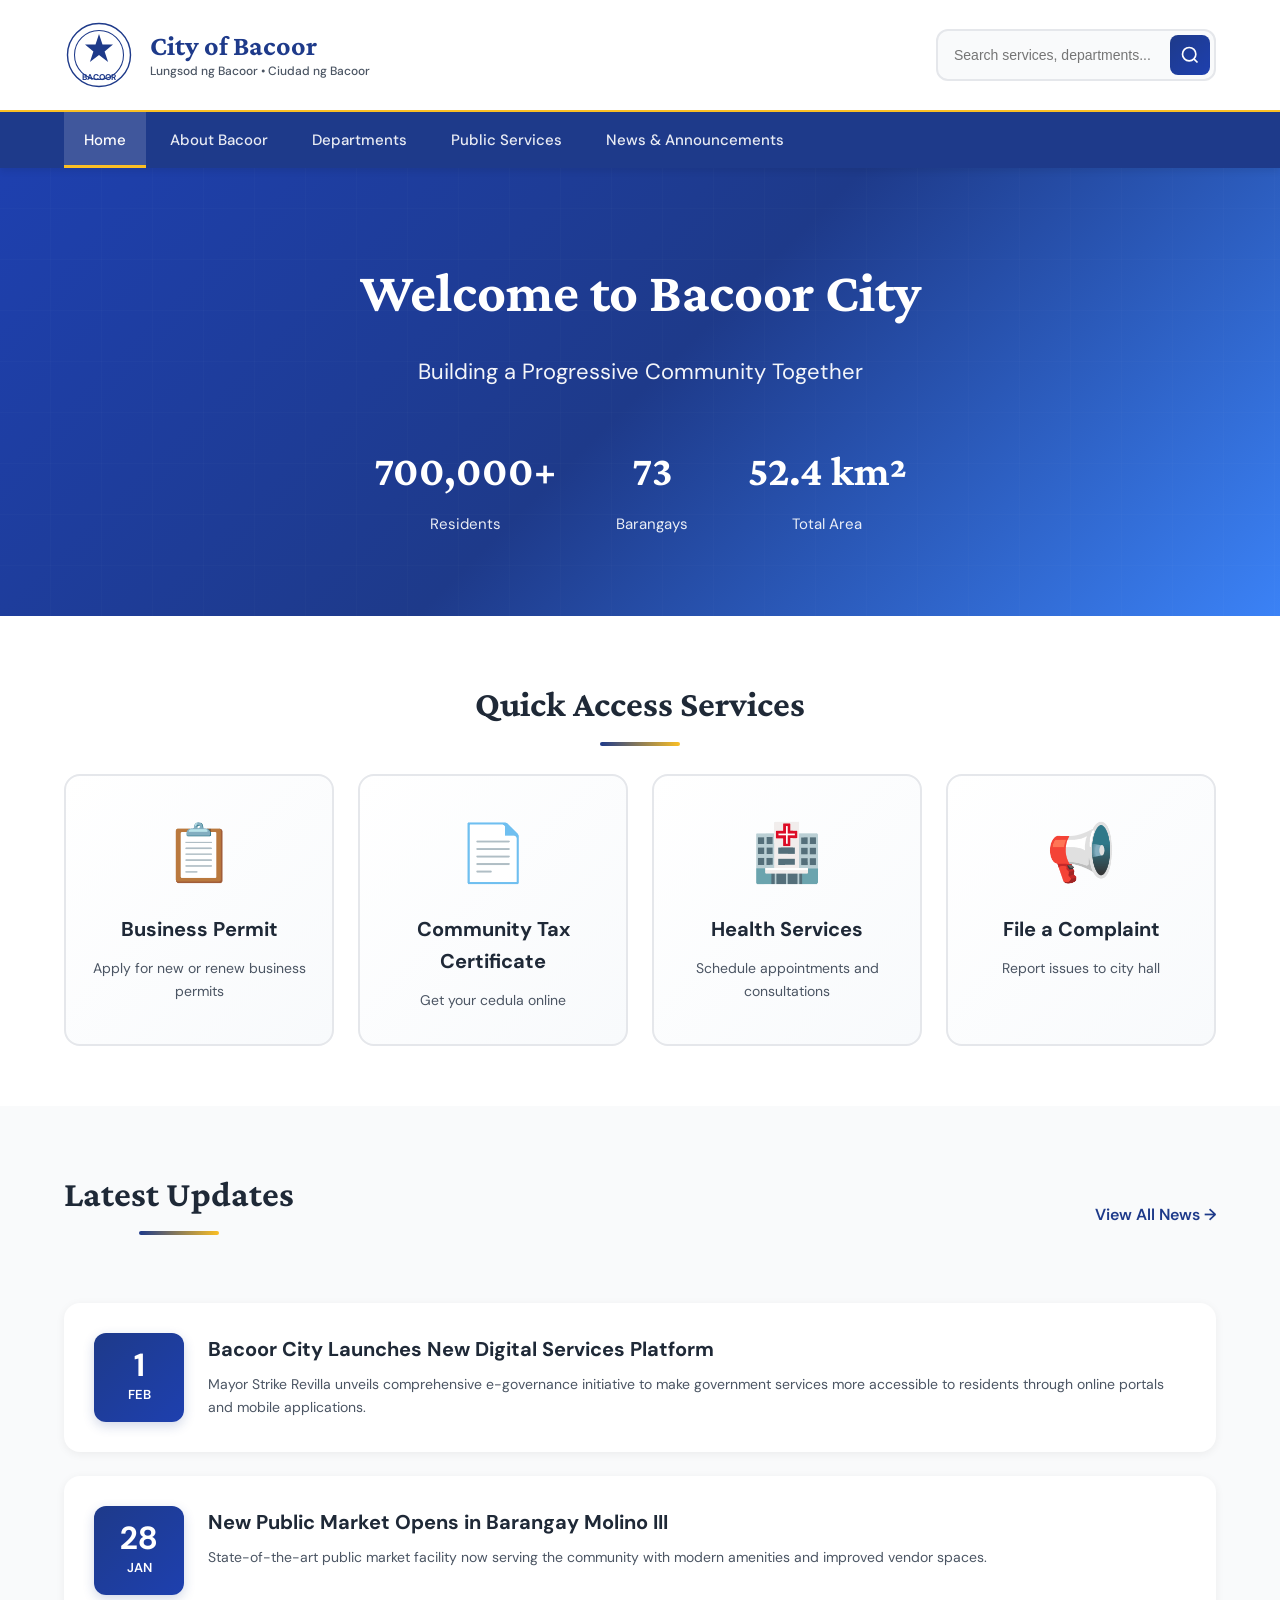
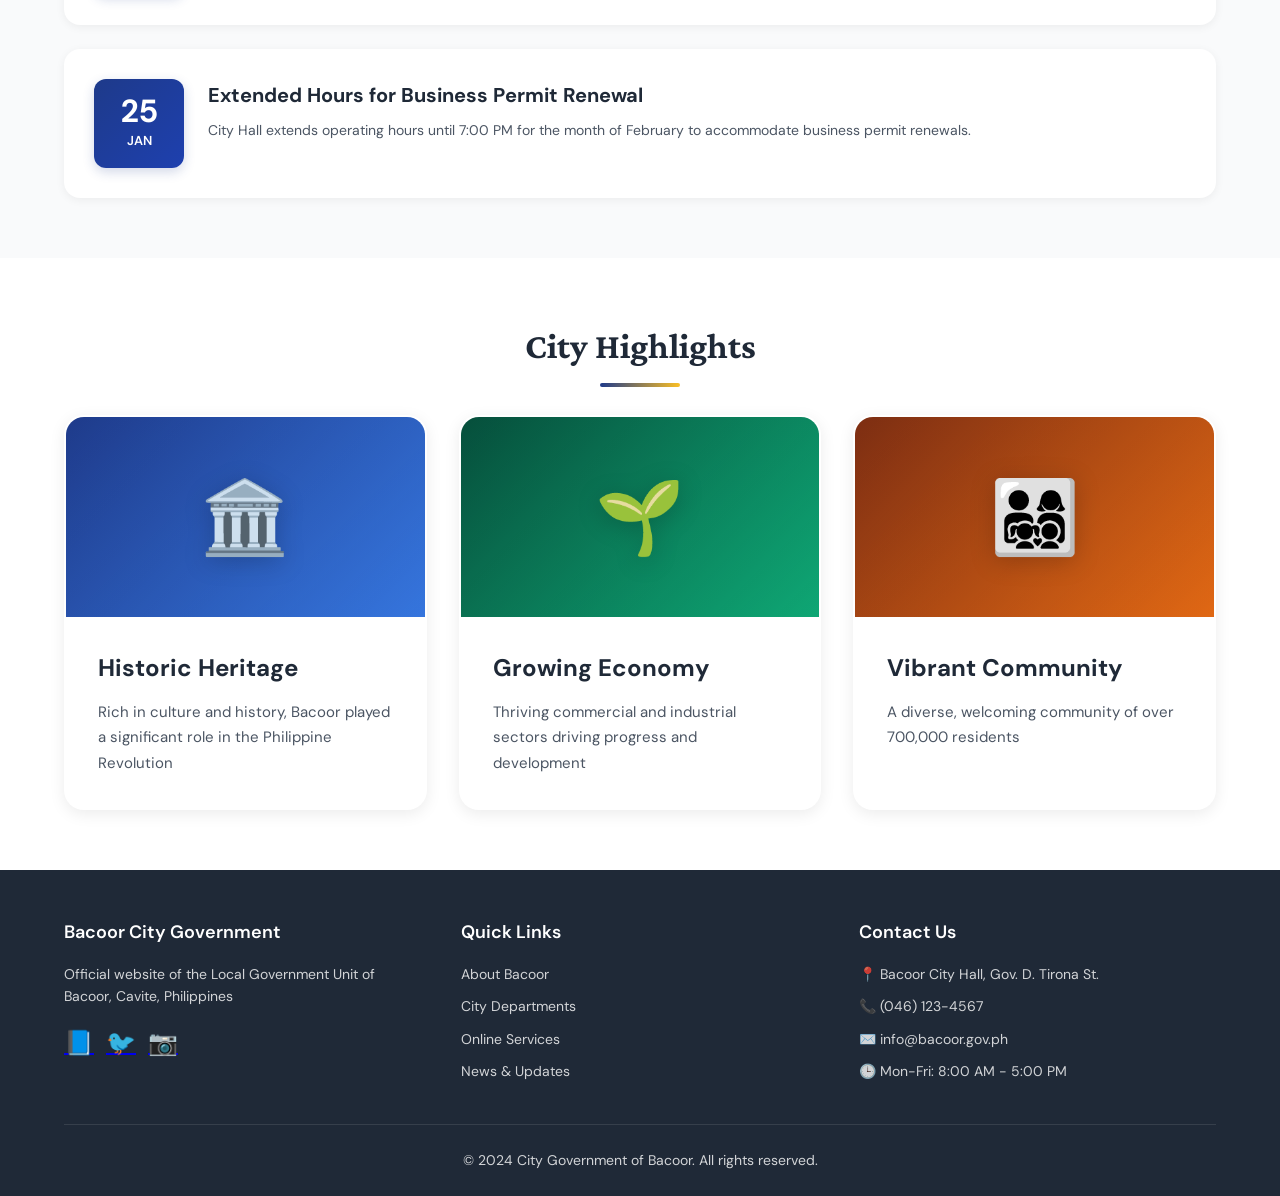
<file: index.html>
<!DOCTYPE html>
<html lang="en">
<head>
    <meta charset="UTF-8">
    <meta name="viewport" content="width=device-width, initial-scale=1.0">
    <title>Bacoor City - Official Local Government Unit Portal</title>
     <link rel="stylesheet" href="css/style.css">
    <link href="https://fonts.googleapis.com/css2?family=Crimson+Pro:wght@400;600;700&family=DM+Sans:wght@400;500;700&display=swap" rel="stylesheet">
</head>
<body>
    <!-- Header -->
    <header class="main-header">
        <div class="header-top">
            <div class="container">
                <div class="header-brand">
                    <div class="seal-container">
                        <div class="seal-placeholder">
                            <svg viewBox="0 0 100 100" fill="none" xmlns="http://www.w3.org/2000/svg">
                                <circle cx="50" cy="50" r="45" stroke="currentColor" stroke-width="2"/>
                                <circle cx="50" cy="50" r="35" stroke="currentColor" stroke-width="1.5"/>
                                <path d="M50 20 L55 35 L70 35 L58 45 L63 60 L50 50 L37 60 L42 45 L30 35 L45 35 Z" fill="currentColor"/>
                                <text x="50" y="85" font-size="12" text-anchor="middle" fill="currentColor" font-weight="bold">BACOOR</text>
                            </svg>
                        </div>
                    </div>
                    <div class="brand-text">
                        <h1>City of Bacoor</h1>
                        <p class="tagline">Lungsod ng Bacoor • Ciudad ng Bacoor</p>
                    </div>
                </div>
                <div class="header-search">
                    <input type="text" id="headerSearch" placeholder="Search services, departments...">
                    <button onclick="performSearch()">
                        <svg width="20" height="20" viewBox="0 0 24 24" fill="none" stroke="currentColor" stroke-width="2">
                            <circle cx="11" cy="11" r="8"></circle>
                            <path d="m21 21-4.35-4.35"></path>
                        </svg>
                    </button>
                </div>
            </div>
        </div>
        
        <nav class="main-nav">
            <div class="container">
                <ul class="nav-menu">
                    <li><a href="index.html" class="active">Home</a></li>
                    <li><a href="about.html">About Bacoor</a></li>
                    <li><a href="departments.html">Departments</a></li>
                    <li><a href="services.html">Public Services</a></li>
                    <li><a href="news.html">News & Announcements</a></li>
                    
                </ul>
            </div>
        </nav>
    </header>

    <!-- Hero Section -->
    <section class="hero">
        <div class="hero-overlay"></div>
        <div class="hero-content">
            <div class="container">
                <h2 class="hero-title">Welcome to Bacoor City</h2>
                <p class="hero-subtitle">Building a Progressive Community Together</p>
                <div class="hero-stats">
                    <div class="stat-item fade-in-up" style="animation-delay: 0.1s">
                        <div class="stat-number">700,000+</div>
                        <div class="stat-label">Residents</div>
                    </div>
                    <div class="stat-item fade-in-up" style="animation-delay: 0.2s">
                        <div class="stat-number">73</div>
                        <div class="stat-label">Barangays</div>
                    </div>
                    <div class="stat-item fade-in-up" style="animation-delay: 0.3s">
                        <div class="stat-number">52.4 km²</div>
                        <div class="stat-label">Total Area</div>
                    </div>
                </div>
            </div>
        </div>
    </section>

    <!-- Quick Services -->
    <section class="quick-services">
        <div class="container">
            <h2 class="section-title">Quick Access Services</h2>
            <div class="services-grid">
                <div class="service-card" onclick="window.location.href='services.html#business-permit'">
                    <div class="service-icon">📋</div>
                    <h3>Business Permit</h3>
                    <p>Apply for new or renew business permits</p>
                </div>
                <div class="service-card" onclick="window.location.href='services.html#cedula'">
                    <div class="service-icon">📄</div>
                    <h3>Community Tax Certificate</h3>
                    <p>Get your cedula online</p>
                </div>
                <div class="service-card" onclick="window.location.href='services.html#health'">
                    <div class="service-icon">🏥</div>
                    <h3>Health Services</h3>
                    <p>Schedule appointments and consultations</p>
                </div>
                <div class="service-card" onclick="window.location.href='services.html#complaints'">
                    <div class="service-icon">📢</div>
                    <h3>File a Complaint</h3>
                    <p>Report issues to city hall</p>
                </div>
            </div>
        </div>
    </section>

    <!-- Latest News -->
    <section class="latest-news">
        <div class="container">
            <div class="section-header">
                <h2 class="section-title">Latest Updates</h2>
                <a href="news.html" class="view-all">View All News →</a>
            </div>
            <div class="news-feed" id="newsFeed">
                <!-- News items will be dynamically loaded -->
            </div>
        </div>
    </section>

    <!-- City Highlights -->
    <section class="city-highlights">
        <div class="container">
            <h2 class="section-title">City Highlights</h2>
            <div class="highlights-grid">
                <div class="highlight-card">
                    <div class="highlight-image" style="background: linear-gradient(135deg, #1e3a8a 0%, #3b82f6 100%);">
                        <span class="highlight-icon">🏛️</span>
                    </div>
                    <div class="highlight-content">
                        <h3>Historic Heritage</h3>
                        <p>Rich in culture and history, Bacoor played a significant role in the Philippine Revolution</p>
                    </div>
                </div>
                <div class="highlight-card">
                    <div class="highlight-image" style="background: linear-gradient(135deg, #064e3b 0%, #10b981 100%);">
                        <span class="highlight-icon">🌱</span>
                    </div>
                    <div class="highlight-content">
                        <h3>Growing Economy</h3>
                        <p>Thriving commercial and industrial sectors driving progress and development</p>
                    </div>
                </div>
                <div class="highlight-card">
                    <div class="highlight-image" style="background: linear-gradient(135deg, #7c2d12 0%, #f97316 100%);">
                        <span class="highlight-icon">👨‍👩‍👧‍👦</span>
                    </div>
                    <div class="highlight-content">
                        <h3>Vibrant Community</h3>
                        <p>A diverse, welcoming community of over 700,000 residents</p>
                    </div>
                </div>
            </div>
        </div>
    </section>

    <!-- Footer -->
    <footer class="main-footer">
        <div class="container">
            <div class="footer-grid">
                <div class="footer-section">
                    <h3>Bacoor City Government</h3>
                    <p>Official website of the Local Government Unit of Bacoor, Cavite, Philippines</p>
                    <div class="social-links">
                        <a href="#" aria-label="Facebook">📘</a>
                        <a href="#" aria-label="Twitter">🐦</a>
                        <a href="#" aria-label="Instagram">📷</a>
                    </div>
                </div>
                <div class="footer-section">
                    <h3>Quick Links</h3>
                    <ul>
                        <li><a href="about.html">About Bacoor</a></li>
                        <li><a href="departments.html">City Departments</a></li>
                        <li><a href="services.html">Online Services</a></li>
                        <li><a href="news.html">News & Updates</a></li>
                    </ul>
                </div>
                <div class="footer-section">
                    <h3>Contact Us</h3>
                    <ul>
                        <li>📍 Bacoor City Hall, Gov. D. Tirona St.</li>
                        <li>📞 (046) 123-4567</li>
                        <li>✉️ info@bacoor.gov.ph</li>
                        <li>🕒 Mon-Fri: 8:00 AM - 5:00 PM</li>
                    </ul>
                </div>
            </div>
            <div class="footer-bottom">
                <p>&copy; 2024 City Government of Bacoor. All rights reserved.</p>
            </div>
        </div>
    </footer>

    <script src="Script/script.js"></script>
</body>

</html>
</file>
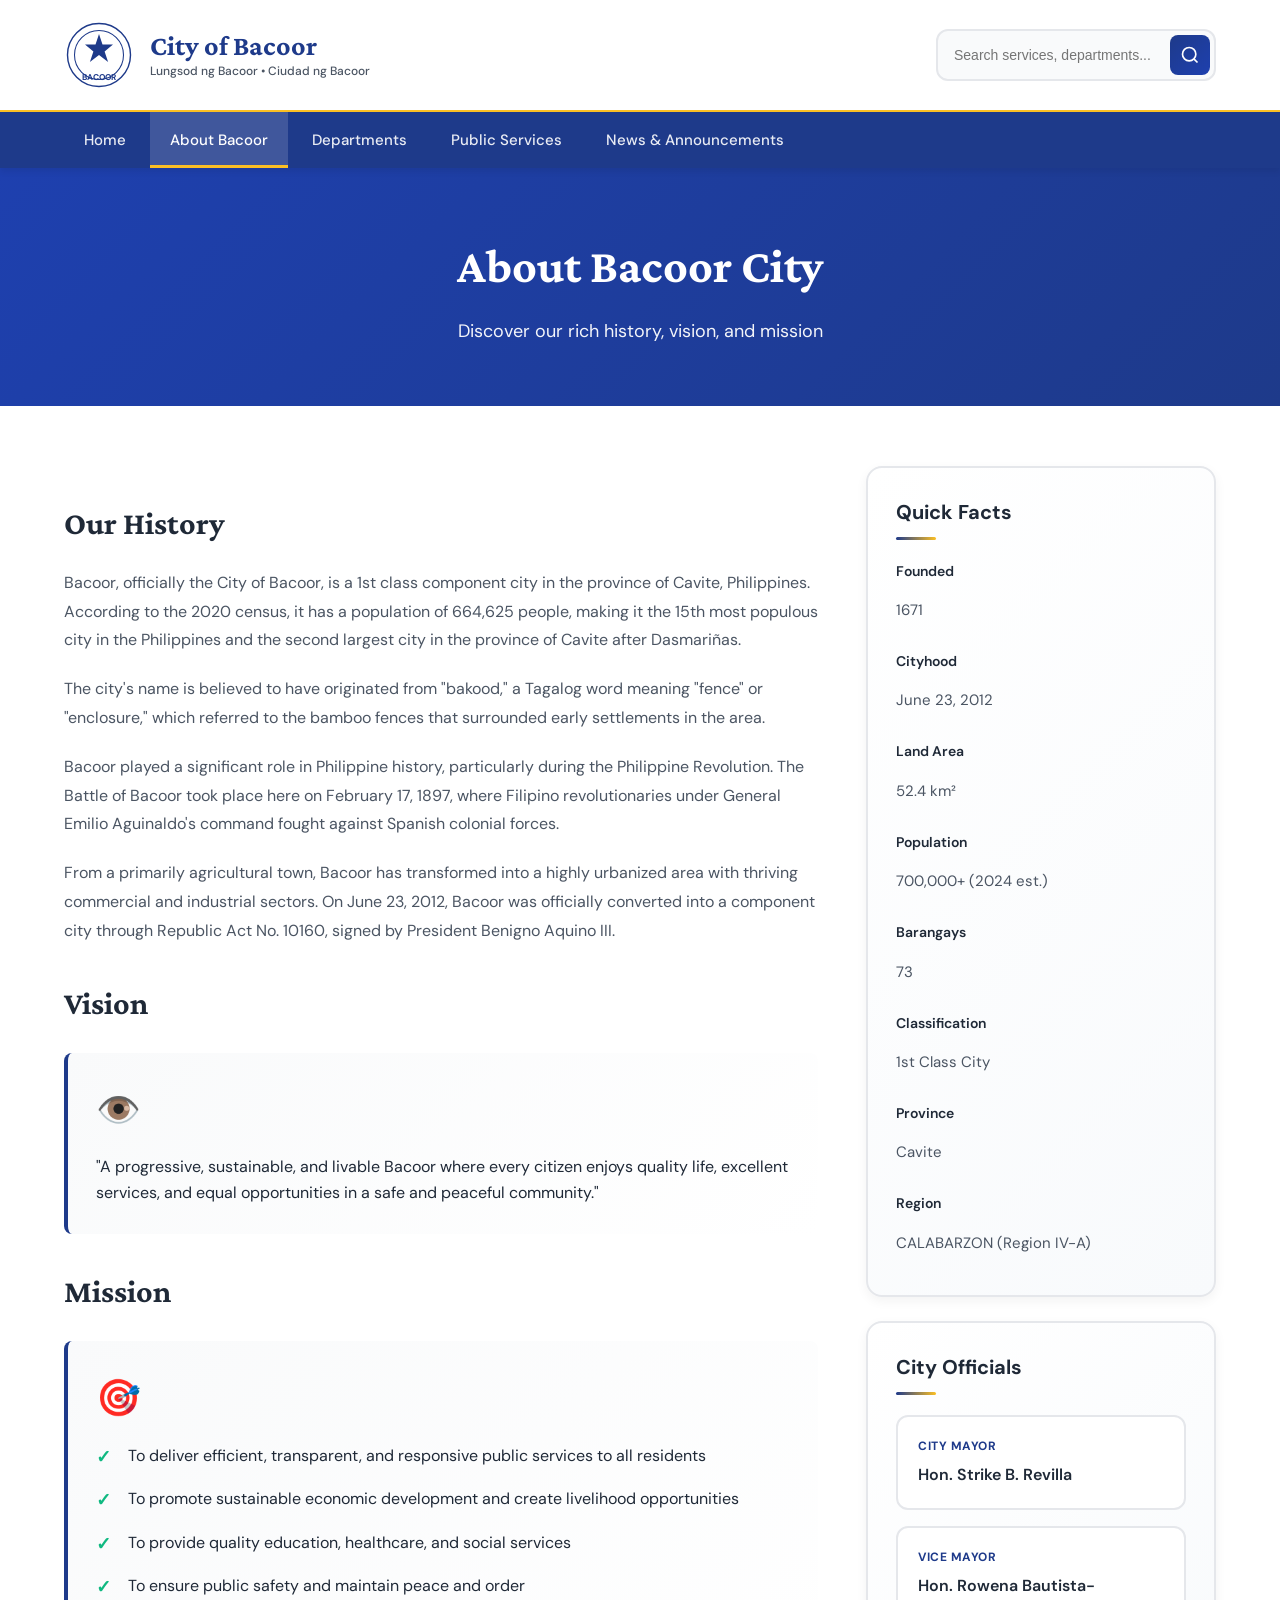
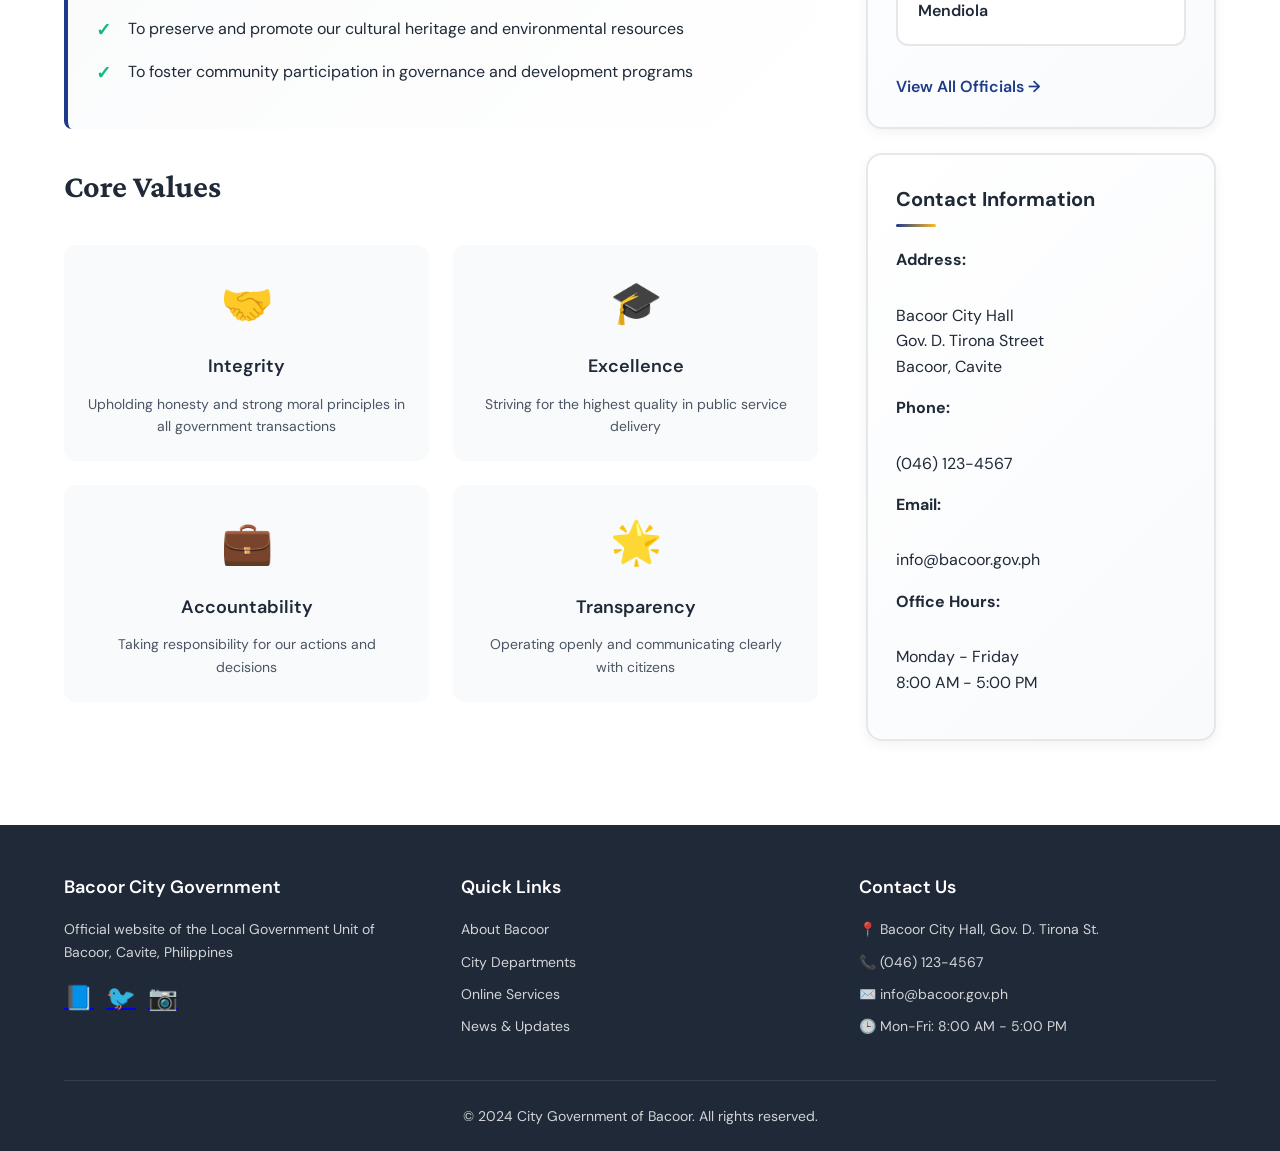
<file: about.html>
<!DOCTYPE html>
<html lang="en">
<head>
    <meta charset="UTF-8">
    <meta name="viewport" content="width=device-width, initial-scale=1.0">
    <title>About Bacoor City - Official LGU Portal</title>
     <link rel="stylesheet" href="css/style.css">
    <link href="https://fonts.googleapis.com/css2?family=Crimson+Pro:wght@400;600;700&family=DM+Sans:wght@400;500;700&display=swap" rel="stylesheet">
</head>
<body>
    <!-- Header -->
    <header class="main-header">
        <div class="header-top">
            <div class="container">
                <div class="header-brand">
                    <div class="seal-container">
                        <div class="seal-placeholder">
                            <svg viewBox="0 0 100 100" fill="none" xmlns="http://www.w3.org/2000/svg">
                                <circle cx="50" cy="50" r="45" stroke="currentColor" stroke-width="2"/>
                                <circle cx="50" cy="50" r="35" stroke="currentColor" stroke-width="1.5"/>
                                <path d="M50 20 L55 35 L70 35 L58 45 L63 60 L50 50 L37 60 L42 45 L30 35 L45 35 Z" fill="currentColor"/>
                                <text x="50" y="85" font-size="12" text-anchor="middle" fill="currentColor" font-weight="bold">BACOOR</text>
                            </svg>
                        </div>
                    </div>
                    <div class="brand-text">
                        <h1>City of Bacoor</h1>
                        <p class="tagline">Lungsod ng Bacoor • Ciudad ng Bacoor</p>
                    </div>
                </div>
                <div class="header-search">
                    <input type="text" id="headerSearch" placeholder="Search services, departments...">
                    <button onclick="performSearch()">
                        <svg width="20" height="20" viewBox="0 0 24 24" fill="none" stroke="currentColor" stroke-width="2">
                            <circle cx="11" cy="11" r="8"></circle>
                            <path d="m21 21-4.35-4.35"></path>
                        </svg>
                    </button>
                </div>
            </div>
        </div>
        
        <nav class="main-nav">
            <div class="container">
                <ul class="nav-menu">
                    <li><a href="index.html">Home</a></li>
                    <li><a href="about.html" class="active">About Bacoor</a></li>
                    <li><a href="departments.html">Departments</a></li>
                    <li><a href="services.html">Public Services</a></li>
                    <li><a href="news.html">News & Announcements</a></li>
                </ul>
            </div>
        </nav>
    </header>

    <!-- Page Header -->
    <section class="page-header">
        <div class="container">
            <h1 class="page-title">About Bacoor City</h1>
            <p class="page-subtitle">Discover our rich history, vision, and mission</p>
        </div>
    </section>

    <!-- History Section -->
    <section class="content-section">
        <div class="container">
            <div class="content-grid">
                <div class="content-main">
                    <h2 class="content-title">Our History</h2>
                    <div class="text-content">
                        <p>Bacoor, officially the City of Bacoor, is a 1st class component city in the province of Cavite, Philippines. According to the 2020 census, it has a population of 664,625 people, making it the 15th most populous city in the Philippines and the second largest city in the province of Cavite after Dasmariñas.</p>
                        
                        <p>The city's name is believed to have originated from "bakood," a Tagalog word meaning "fence" or "enclosure," which referred to the bamboo fences that surrounded early settlements in the area.</p>
                        
                        <p>Bacoor played a significant role in Philippine history, particularly during the Philippine Revolution. The Battle of Bacoor took place here on February 17, 1897, where Filipino revolutionaries under General Emilio Aguinaldo's command fought against Spanish colonial forces.</p>
                        
                        <p>From a primarily agricultural town, Bacoor has transformed into a highly urbanized area with thriving commercial and industrial sectors. On June 23, 2012, Bacoor was officially converted into a component city through Republic Act No. 10160, signed by President Benigno Aquino III.</p>
                    </div>

                    <h2 class="content-title">Vision</h2>
                    <div class="vision-card">
                        <div class="card-icon">👁️</div>
                        <p>"A progressive, sustainable, and livable Bacoor where every citizen enjoys quality life, excellent services, and equal opportunities in a safe and peaceful community."</p>
                    </div>

                    <h2 class="content-title">Mission</h2>
                    <div class="mission-card">
                        <div class="card-icon">🎯</div>
                        <ul class="mission-list">
                            <li>To deliver efficient, transparent, and responsive public services to all residents</li>
                            <li>To promote sustainable economic development and create livelihood opportunities</li>
                            <li>To provide quality education, healthcare, and social services</li>
                            <li>To ensure public safety and maintain peace and order</li>
                            <li>To preserve and promote our cultural heritage and environmental resources</li>
                            <li>To foster community participation in governance and development programs</li>
                        </ul>
                    </div>

                    <h2 class="content-title">Core Values</h2>
                    <div class="values-grid">
                        <div class="value-card">
                            <div class="value-icon">🤝</div>
                            <h3>Integrity</h3>
                            <p>Upholding honesty and strong moral principles in all government transactions</p>
                        </div>
                        <div class="value-card">
                            <div class="value-icon">🎓</div>
                            <h3>Excellence</h3>
                            <p>Striving for the highest quality in public service delivery</p>
                        </div>
                        <div class="value-card">
                            <div class="value-icon">💼</div>
                            <h3>Accountability</h3>
                            <p>Taking responsibility for our actions and decisions</p>
                        </div>
                        <div class="value-card">
                            <div class="value-icon">🌟</div>
                            <h3>Transparency</h3>
                            <p>Operating openly and communicating clearly with citizens</p>
                        </div>
                    </div>
                </div>

                <aside class="content-sidebar">
                    <div class="sidebar-card">
                        <h3>Quick Facts</h3>
                        <dl class="fact-list">
                            <dt>Founded</dt>
                            <dd>1671</dd>
                            
                            <dt>Cityhood</dt>
                            <dd>June 23, 2012</dd>
                            
                            <dt>Land Area</dt>
                            <dd>52.4 km²</dd>
                            
                            <dt>Population</dt>
                            <dd>700,000+ (2024 est.)</dd>
                            
                            <dt>Barangays</dt>
                            <dd>73</dd>
                            
                            <dt>Classification</dt>
                            <dd>1st Class City</dd>
                            
                            <dt>Province</dt>
                            <dd>Cavite</dd>
                            
                            <dt>Region</dt>
                            <dd>CALABARZON (Region IV-A)</dd>
                        </dl>
                    </div>

                    <div class="sidebar-card">
                        <h3>City Officials</h3>
                        <div class="official-card">
                            <strong>City Mayor</strong>
                            <p>Hon. Strike B. Revilla</p>
                        </div>
                        <div class="official-card">
                            <strong>Vice Mayor</strong>
                            <p>Hon. Rowena Bautista-Mendiola</p>
                        </div>
                        <a href="departments.html" class="btn-link">View All Officials →</a>
                    </div>

                    <div class="sidebar-card">
                        <h3>Contact Information</h3>
                        <ul class="contact-list">
                            <li>
                                <strong>Address:</strong><br>
                                Bacoor City Hall<br>
                                Gov. D. Tirona Street<br>
                                Bacoor, Cavite
                            </li>
                            <li>
                                <strong>Phone:</strong><br>
                                (046) 123-4567
                            </li>
                            <li>
                                <strong>Email:</strong><br>
                                info@bacoor.gov.ph
                            </li>
                            <li>
                                <strong>Office Hours:</strong><br>
                                Monday - Friday<br>
                                8:00 AM - 5:00 PM
                            </li>
                        </ul>
                    </div>
                </aside>
            </div>
        </div>
    </section>

    <!-- Footer -->
    <footer class="main-footer">
        <div class="container">
            <div class="footer-grid">
                <div class="footer-section">
                    <h3>Bacoor City Government</h3>
                    <p>Official website of the Local Government Unit of Bacoor, Cavite, Philippines</p>
                    <div class="social-links">
                        <a href="#" aria-label="Facebook">📘</a>
                        <a href="#" aria-label="Twitter">🐦</a>
                        <a href="#" aria-label="Instagram">📷</a>
                    </div>
                </div>
                <div class="footer-section">
                    <h3>Quick Links</h3>
                    <ul>
                        <li><a href="about.html">About Bacoor</a></li>
                        <li><a href="departments.html">City Departments</a></li>
                        <li><a href="services.html">Online Services</a></li>
                        <li><a href="news.html">News & Updates</a></li>
                    </ul>
                </div>
                <div class="footer-section">
                    <h3>Contact Us</h3>
                    <ul>
                        <li>📍 Bacoor City Hall, Gov. D. Tirona St.</li>
                        <li>📞 (046) 123-4567</li>
                        <li>✉️ info@bacoor.gov.ph</li>
                        <li>🕒 Mon-Fri: 8:00 AM - 5:00 PM</li>
                    </ul>
                </div>
            </div>
            <div class="footer-bottom">
                <p>&copy; 2024 City Government of Bacoor. All rights reserved.</p>
            </div>
        </div>
    </footer>

    <script src="Script/script.js"></script>
</body>

</html>
</file>
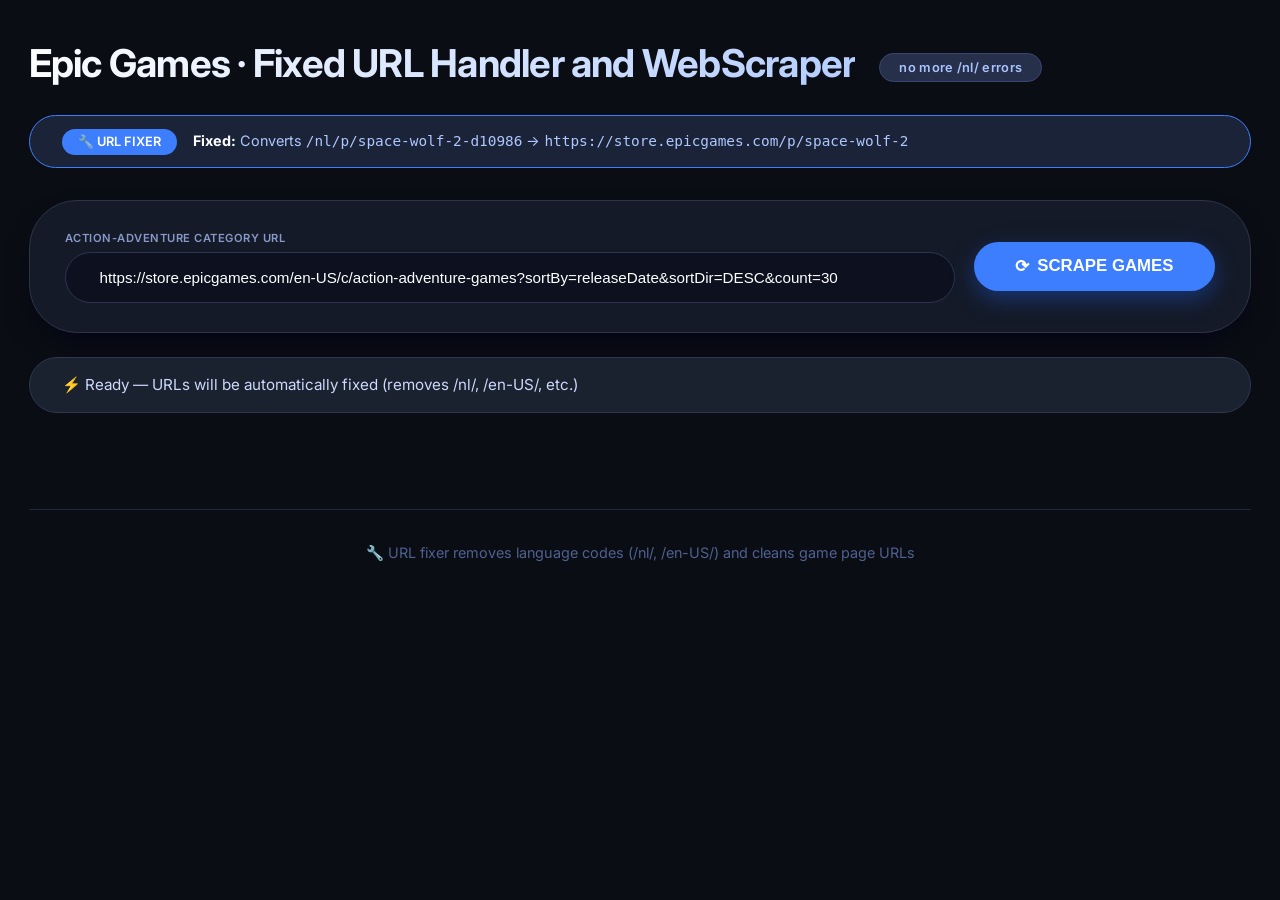
<file: BELEN-MIDTERMLAB1.html>
<!DOCTYPE html>
<html lang="en">
<head>
  <meta charset="UTF-8" />
  <meta name="viewport" content="width=device-width, initial-scale=1.0" />
  <title>Epic Games · Action-Adventure · WebScraper</title>
  <!-- Google Fonts -->
  <link href="https://fonts.googleapis.com/css2?family=Inter:opsz,wght@14..32,400;14..32,500;14..32,600;14..32,700&display=swap" rel="stylesheet" />
  <style>
    * {
      margin: 0;
      padding: 0;
      box-sizing: border-box;
    }

    body {
      background: #0b0d14;
      font-family: 'Inter', sans-serif;
      color: #edf2fb;
      line-height: 1.5;
    }

    .container {
      max-width: 1600px;
      margin: 0 auto;
      padding: 2.2rem 1.8rem 3rem;
    }

    h1 {
      font-weight: 700;
      font-size: 2.4rem;
      letter-spacing: -0.02em;
      background: linear-gradient(145deg, #ffffff, #b2ccff);
      -webkit-background-clip: text;
      -webkit-text-fill-color: transparent;
      background-clip: text;
      display: inline-block;
      margin-bottom: 0.4rem;
    }

    .genre-tag {
      display: inline-block;
      background: #26304a;
      font-size: 0.8rem;
      font-weight: 600;
      padding: 0.25rem 1.2rem;
      border-radius: 40px;
      margin-left: 1rem;
      letter-spacing: 0.3px;
      color: #aac3ff;
      border: 1px solid #3b4670;
    }

    .subhead {
      color: #9aaac7;
      border-left: 4px solid #3d7eff;
      padding-left: 1.2rem;
      margin: 0.8rem 0 2rem;
      font-size: 1.05rem;
    }

    .note {
      background: #1a2338;
      border: 1px solid #3d7eff;
      border-radius: 60px;
      padding: 0.8rem 2rem;
      margin: 1rem 0;
      color: #b0c6ff;
      font-size: 0.9rem;
      display: flex;
      align-items: center;
      gap: 1rem;
      flex-wrap: wrap;
    }
    .note strong { color: white; }

    .badge {
      background: #3d7eff;
      color: white;
      padding: 0.2rem 1rem;
      border-radius: 30px;
      font-size: 0.8rem;
      font-weight: 600;
    }

    .scraper-panel {
      background: #141a27;
      border: 1px solid #2d3448;
      border-radius: 3rem;
      padding: 1.8rem 2.2rem;
      display: flex;
      flex-wrap: wrap;
      gap: 1.2rem;
      align-items: center;
      margin: 2rem 0 1.5rem;
      box-shadow: 0 16px 32px -12px #010314;
    }

    .url-field {
      flex: 4 1 380px;
    }

    .url-field label {
      display: block;
      font-size: 0.7rem;
      font-weight: 600;
      text-transform: uppercase;
      letter-spacing: 0.5px;
      color: #8898c7;
      margin-bottom: 0.3rem;
    }

    .url-wrapper {
      display: flex;
      background: #0d101f;
      border: 1.8px solid #2d344f;
      border-radius: 60px;
      padding: 0.1rem 0.1rem 0.1rem 1.8rem;
    }

    .url-wrapper input {
      background: transparent;
      border: none;
      width: 100%;
      padding: 0.9rem 0.3rem;
      color: white;
      outline: none;
      font-size: 0.95rem;
    }

    .scrape-btn {
      background: #3d7eff;
      border: none;
      border-radius: 60px;
      padding: 0.9rem 2.6rem;
      font-weight: 600;
      font-size: 1.05rem;
      color: white;
      cursor: pointer;
      display: inline-flex;
      align-items: center;
      gap: 0.5rem;
      box-shadow: 0 8px 22px #1e4fbf80;
      transition: 0.15s;
      white-space: nowrap;
    }

    .scrape-btn:hover {
      background: #5b90ff;
      transform: translateY(-2px);
    }

    .scrape-btn:disabled {
      opacity: 0.5;
      cursor: not-allowed;
    }

    .status {
      background: #1a212f;
      border: 1px solid #2f3752;
      border-radius: 60px;
      padding: 1rem 2rem;
      margin: 1.2rem 0 2rem;
      display: flex;
      align-items: center;
      gap: 1rem;
      font-size: 0.95rem;
      color: #ccd9fc;
    }

    .spinner {
      width: 1.2rem;
      height: 1.2rem;
      border: 3px solid #4d7eff;
      border-top-color: transparent;
      border-radius: 50%;
      animation: spin 0.8s linear infinite;
    }

    @keyframes spin {
      to { transform: rotate(360deg); }
    }

    .crawl-progress {
      background: #141b2b;
      border-radius: 60px;
      padding: 1rem 2rem;
      margin: 1rem 0;
      border: 1px solid #2f3855;
    }

    .progress-bar {
      width: 100%;
      height: 8px;
      background: #1f2a45;
      border-radius: 10px;
      overflow: hidden;
      margin: 0.5rem 0;
    }

    .progress-fill {
      height: 100%;
      background: linear-gradient(90deg, #3d7eff, #7aadff);
      transition: width 0.3s ease;
    }

    .stats-row {
      display: flex;
      flex-wrap: wrap;
      gap: 1rem;
      background: #141b2b;
      border-radius: 3rem;
      padding: 1.4rem 2.2rem;
      margin: 2rem 0 2rem;
      border: 1px solid #2f3855;
    }

    .stat-item {
      flex: 1 1 120px;
      text-align: center;
      border-right: 1px solid #2e3852;
      padding: 0 0.8rem;
    }

    .stat-item:last-child {
      border-right: none;
    }

    .stat-label {
      font-size: 0.7rem;
      font-weight: 600;
      color: #93a5da;
      text-transform: uppercase;
      letter-spacing: 0.4px;
    }

    .stat-number {
      font-size: 2.2rem;
      font-weight: 700;
      line-height: 1.2;
      background: linear-gradient(145deg, #ffffff, #b8ceff);
      -webkit-background-clip: text;
      -webkit-text-fill-color: transparent;
      background-clip: text;
    }

    .filter-bar {
      display: flex;
      flex-wrap: wrap;
      align-items: center;
      gap: 1rem;
      background: #141c2c;
      border-radius: 60px;
      padding: 0.7rem 2rem;
      margin: 1.2rem 0 2rem;
      border: 1px solid #313d5e;
    }

    .filter-bar input,
    .filter-bar select {
      background: #0c1120;
      border: 1.5px solid #2f3b60;
      border-radius: 40px;
      padding: 0.6rem 1.4rem;
      color: white;
      outline: none;
      font-size: 0.9rem;
    }

    .filter-bar input {
      flex: 2 1 220px;
    }

    .filter-bar input:focus {
      border-color: #4d7eff;
    }

    .filter-count {
      color: #b0c6ff;
      font-size: 0.9rem;
      font-weight: 500;
      margin-left: auto;
      background: #1f2844;
      padding: 0.3rem 1.5rem;
      border-radius: 40px;
    }

    .list-header {
      display: flex;
      flex-wrap: wrap;
      align-items: center;
      gap: 1rem 1.5rem;
      background: #1b2337;
      border-radius: 60px;
      padding: 0.8rem 2rem;
      margin-bottom: 0.5rem;
      border: 1px solid #3e4b7a;
      font-weight: 600;
      font-size: 0.8rem;
      text-transform: uppercase;
      letter-spacing: 0.5px;
      color: #b6ccff;
    }

    .header-rank-title {
      display: flex;
      align-items: center;
      gap: 1.2rem;
      min-width: 230px;
      flex: 2 1 260px;
      cursor: pointer;
      user-select: none;
    }

    .header-rank-title:hover {
      color: #ffffff;
    }

    .sort-icon {
      margin-left: 0.5rem;
      font-size: 0.9rem;
      display: inline-block;
      width: 18px;
      text-align: center;
    }

    .header-rank-placeholder {
      width: 2.4rem;
    }

    .col-release { width: 100px; }
    .col-developer { width: 130px; }
    .col-publisher { width: 130px; }
    .col-price { width: 90px; }
    .col-platforms { width: 110px; }
    .col-rating { width: 90px; }
    .col-stock { width: 80px; }
    .col-desc { flex: 2 1 200px; }

    .list-view {
      display: flex;
      flex-direction: column;
      gap: 0.9rem;
      margin: 1rem 0 2.5rem;
    }

    .list-row {
      background: #121827;
      border: 1px solid #2d344f;
      border-radius: 50px;
      padding: 0.9rem 2rem 0.9rem 2rem;
      display: flex;
      flex-wrap: wrap;
      align-items: center;
      gap: 1rem 1.5rem;
      transition: 0.2s;
    }

    .list-row:hover {
      border-color: #5670b5;
      background: #1a2338;
      transform: translateX(6px);
      box-shadow: 0 12px 20px -12px #1f3a9e;
    }

    .rank-title {
      display: flex;
      align-items: center;
      gap: 1.2rem;
      min-width: 230px;
      flex: 2 1 260px;
    }

    .rank {
      width: 2.4rem;
      height: 2.4rem;
      background: #202c48;
      border-radius: 50%;
      display: flex;
      align-items: center;
      justify-content: center;
      font-weight: 700;
      color: #aec3ff;
      font-size: 0.9rem;
      border: 1px solid #3f5090;
    }

    .title-link {
      font-weight: 600;
      font-size: 1.1rem;
      color: #f0f5ff;
      text-decoration: none;
      letter-spacing: -0.01em;
    }

    .title-link:hover {
      text-decoration: underline;
      text-decoration-color: #4d7eff;
      text-underline-offset: 4px;
      color: #7aadff;
    }

    .release-date {
      background: #1f2a3f;
      border-radius: 30px;
      padding: 0.3rem 1rem;
      font-size: 0.8rem;
      color: #b2c9ff;
      border: 1px solid #3d5290;
      white-space: nowrap;
    }

    .developer {
      background: #1e2742;
      border-radius: 30px;
      padding: 0.3rem 1.2rem;
      font-size: 0.85rem;
      color: #c9d6ff;
      border: 1px solid #45599b;
      white-space: nowrap;
    }

    .publisher {
      background: #1c2542;
      border-radius: 30px;
      padding: 0.3rem 1.2rem;
      font-size: 0.85rem;
      color: #ccdcff;
      border: 1px solid #38497a;
      white-space: nowrap;
    }

    .price-pill {
      background: linear-gradient(145deg, #1f2b47, #162036);
      border-radius: 40px;
      padding: 0.3rem 1.2rem;
      font-weight: 600;
      font-size: 0.9rem;
      color: #c6dcff;
      border: 1px solid #41599b;
      white-space: nowrap;
    }

    .platform-badge {
      background: #1e2a41;
      border-radius: 30px;
      padding: 0.3rem 1rem;
      font-size: 0.8rem;
      color: #b5d0ff;
      border: 1px solid #3f5a9c;
      white-space: nowrap;
      display: inline-flex;
      align-items: center;
      gap: 0.3rem;
    }

    .platform-icon {
      font-size: 1rem;
    }

    .rating {
      color: #ffb74d;
      font-size: 0.9rem;
      letter-spacing: 0.2em;
      white-space: nowrap;
      background: #1e2640;
      padding: 0.3rem 1rem;
      border-radius: 30px;
    }

    .stock-badge {
      font-size: 0.75rem;
      background: #1f2a45;
      padding: 0.3rem 1rem;
      border-radius: 30px;
      color: #aac2ff;
      font-weight: 500;
      border: 1px solid #3d5090;
    }

    .description-snip {
      color: #b2c6fa;
      font-size: 0.85rem;
      flex: 2 1 200px;
      white-space: nowrap;
      overflow: hidden;
      text-overflow: ellipsis;
      background: #101725;
      padding: 0.3rem 1.2rem;
      border-radius: 40px;
      border: 1px solid #2e3b65;
    }

    .empty-state {
      text-align: center;
      padding: 4rem 2rem;
      background: #131b2d;
      border-radius: 80px;
      color: #8e9ed5;
      font-weight: 500;
      border: 1px dashed #44599b;
    }

    .export-bar {
      display: flex;
      justify-content: flex-end;
      gap: 1rem;
      margin: 2rem 0 1rem;
    }

    .btn-export {
      background: #1d2643;
      border: 1px solid #3a4780;
      border-radius: 40px;
      padding: 0.7rem 2.2rem;
      color: #e5edff;
      font-weight: 500;
      cursor: pointer;
      transition: 0.15s;
      font-size: 0.9rem;
    }

    .btn-export:hover {
      background: #3d7eff;
      border-color: #3d7eff;
      color: white;
      transform: translateY(-2px);
    }

    footer {
      color: #4e6190;
      text-align: center;
      margin-top: 4rem;
      border-top: 1px solid #1f2942;
      padding-top: 2rem;
      font-size: 0.9rem;
    }

    .url-debug {
      font-size: 0.7rem;
      color: #8898c7;
      margin-top: 0.3rem;
      word-break: break-all;
    }
  </style>
</head>
<body>
<div class="container">
  <!-- header -->
  <div style="display: flex; align-items: center; flex-wrap: wrap; gap: 0.5rem;">
    <h1>Epic Games · Fixed URL Handler and WebScraper</h1>
    <span class="genre-tag">no more /nl/ errors</span>
  </div>

  <!-- note about URL fixing -->
  <div class="note">
    <span class="badge">🔧 URL FIXER</span>
    <span><strong>Fixed:</strong> Converts <code>/nl/p/space-wolf-2-d10986</code> → <code>https://store.epicgames.com/p/space-wolf-2</code></span>
  </div>

  <!-- scraper panel -->
  <div class="scraper-panel">
    <div class="url-field">
      <label>ACTION-ADVENTURE CATEGORY URL</label>
      <div class="url-wrapper">
        <input type="url" id="urlInput" value="https://store.epicgames.com/en-US/c/action-adventure-games?sortBy=releaseDate&sortDir=DESC&count=30" placeholder="epic games category url">
      </div>
    </div>
    <button class="scrape-btn" id="scrapeBtn"><span>⟳</span> SCRAPE GAMES</button>
  </div>

  <!-- status -->
  <div id="status" class="status" style="display: none;"></div>

  <!-- crawl progress -->
  <div id="crawlProgress" class="crawl-progress" style="display: none;">
    <div style="display: flex; justify-content: space-between; margin-bottom: 0.5rem;">
      <span>🔍 Discovering games: <span id="discoveredCount">0</span> found</span>
      <span>📥 Scraping: <span id="scrapedCount">0</span>/<span id="totalToScrape">0</span></span>
    </div>
    <div class="progress-bar">
      <div class="progress-fill" id="progressFill" style="width: 0%;"></div>
    </div>
    <div style="font-size: 0.8rem; color: #93a5da; margin-top: 0.3rem;" id="currentGame">Ready to start...</div>
  </div>

  <!-- stats row -->
  <div class="stats-row" id="statsRow" style="display: none;">
    <div class="stat-item"><span class="stat-label">games found</span><div class="stat-number" id="statTotal">0</div></div>
    <div class="stat-item"><span class="stat-label">free games</span><div class="stat-number" id="statFree">0</div></div>
    <div class="stat-item"><span class="stat-label">discounted</span><div class="stat-number" id="statDiscounted">0</div></div>
  </div>

  <!-- filter bar -->
  <div class="filter-bar" id="filterBar" style="display: none;">
    <input type="text" id="searchFilter" placeholder=" filter by title, dev, publisher...">
    <select id="priceFilter">
      <option value="">any price</option>
      <option value="paid">paid only</option>
      <option value="free">free only</option>
    </select>
    <span class="filter-count" id="filterCount">0/0</span>
  </div>

  <!-- headers -->
  <div class="list-header" id="listHeader" style="display: none;">
    <div class="header-rank-title" id="sortByTitleBtn">
      <span class="header-rank-placeholder"></span>
      <span>🎮 TITLE (click to open store)</span>
      <span class="sort-icon" id="titleSortIcon">↕️</span>
    </div>
    <span class="col-release">📅 RELEASE</span>
    <span class="col-developer">👨‍💻 DEVELOPER</span>
    <span class="col-publisher">🏢 PUBLISHER</span>
    <span class="col-price">💰 PRICE</span>
    <span class="col-platforms">🖥️ PLATFORM</span>
    <span class="col-rating">⭐ RATING</span>
    <span class="col-stock">📦 STOCK</span>
    <span class="col-desc">📄 GENRE</span>
  </div>

  <!-- list container -->
  <div id="listContainer" class="list-view"></div>

  <!-- export -->
  <div class="export-bar" id="exportBar" style="display: none;">
    <button class="btn-export" id="exportCsvBtn">⬇ CSV</button>
    <button class="btn-export" id="exportJsonBtn">⬇ JSON</button>
  </div>

  <footer>🔧 URL fixer removes language codes (/nl/, /en-US/) and cleans game page URLs</footer>
</div>

<script>
  (function() {
    // --- STATE ---
    let allGames = [];
    let filteredGames = [];
    let titleSortOrder = null;
    let isCrawling = false;

    // DOM elements
    const urlInput = document.getElementById('urlInput');
    const scrapeBtn = document.getElementById('scrapeBtn');
    const statusDiv = document.getElementById('status');
    const statsRow = document.getElementById('statsRow');
    const statTotal = document.getElementById('statTotal');
    const statFree = document.getElementById('statFree');
    const statDiscounted = document.getElementById('statDiscounted');
    const filterBar = document.getElementById('filterBar');
    const searchFilter = document.getElementById('searchFilter');
    const priceFilter = document.getElementById('priceFilter');
    const filterCount = document.getElementById('filterCount');
    const listContainer = document.getElementById('listContainer');
    const exportBar = document.getElementById('exportBar');
    const listHeader = document.getElementById('listHeader');
    const titleSortIcon = document.getElementById('titleSortIcon');
    const crawlProgress = document.getElementById('crawlProgress');
    const discoveredCount = document.getElementById('discoveredCount');
    const scrapedCount = document.getElementById('scrapedCount');
    const totalToScrape = document.getElementById('totalToScrape');
    const progressFill = document.getElementById('progressFill');
    const currentGame = document.getElementById('currentGame');

    // CORS proxies
    const PROXIES = [
      { 
        name: 'corsproxy.io', 
        build: (t) => `https://corsproxy.io/?${encodeURIComponent(t)}`, 
        extract: async (r) => r.text() 
      },
      { 
        name: 'allorigins', 
        build: (t) => `https://api.allorigins.win/get?url=${encodeURIComponent(t)}`, 
        extract: async (r) => (await r.json()).contents 
      },
      { 
        name: 'codetabs', 
        build: (t) => `https://api.codetabs.com/v1/proxy?quest=${encodeURIComponent(t)}`, 
        extract: async (r) => r.text() 
      }
    ];

    function setStatus(type, msg) {
      statusDiv.style.display = 'flex';
      statusDiv.style.background = type === 'error' ? '#2a1e2a' : '#1a212f';
      if (type === 'loading') {
        statusDiv.innerHTML = `<span class="spinner"></span> ${msg}`;
      } else if (type === 'error') {
        statusDiv.innerHTML = `❌ ${msg}`;
      } else {
        statusDiv.innerHTML = `✅ ${msg}`;
      }
    }

    function esc(s) { 
      return String(s).replace(/[&<>"]/g, c => ({'&':'&amp;','<':'&lt;','>':'&gt;','"':'&quot;'})[c]); 
    }

    // --- IMPROVED URL FIXER FUNCTION ---
    function fixEpicGamesUrl(url) {
      // If it's already a valid absolute URL, clean it
      if (url.startsWith('http')) {
        try {
          const urlObj = new URL(url);
          // Remove language codes like /en-US/, /fr/, etc.
          let pathname = urlObj.pathname.replace(/\/[a-z]{2}(-[A-Z]{2})?\//, '/');
          
          // Remove trailing IDs like -d10986, -p1234, etc. but keep the game name
          pathname = pathname.replace(/-[a-z]\d+$/, '');
          
          // Ensure it has /p/ in the path
          if (!pathname.includes('/p/') && !pathname.includes('/product/')) {
            // Extract the game name from the path
            const parts = pathname.split('/').filter(p => p);
            if (parts.length > 0) {
              const gameName = parts[parts.length - 1].replace(/-\d+$/, '');
              pathname = `/p/${gameName}`;
            }
          }
          
          // Remove any double slashes
          pathname = pathname.replace(/\/+/g, '/');
          
          return `https://store.epicgames.com${pathname}`;
        } catch (e) {
          return url;
        }
      }
      
      // Handle relative URLs
      // Remove language codes like /nl/, /en-US/, /fr/, /de/, etc.
      let cleanPath = url.replace(/^\/[a-z]{2}(-[A-Z]{2})?\//, '/');
      
      // Remove trailing IDs like -d10986, -p1234, etc. but keep the game name
      cleanPath = cleanPath.replace(/-[a-z]\d+$/, '');
      
      // Extract just the game name if the path is too complex
      const gameMatch = cleanPath.match(/\/(?:p|product)\/([^\/?#]+)/);
      if (gameMatch) {
        const gameName = gameMatch[1].replace(/-\d+$/, '');
        cleanPath = `/p/${gameName}`;
      } else {
        // Try to extract any potential game name
        const nameMatch = cleanPath.match(/\/([^\/?#]+)(?:\/|$)/);
        if (nameMatch) {
          const gameName = nameMatch[1].replace(/-\d+$/, '');
          cleanPath = `/p/${gameName}`;
        }
      }
      
      // Remove any double slashes
      cleanPath = cleanPath.replace(/\/+/g, '/');
      
      return `https://store.epicgames.com${cleanPath}`;
    }

    // --- NEW FUNCTION TO VALIDATE IF URL IS A GAME PAGE ---
    function isValidGameUrl(url) {
      try {
        const urlObj = new URL(url);
        // Must be from Epic Games store
        if (!urlObj.hostname.includes('store.epicgames.com')) {
          return false;
        }
        
        // Must have /p/ or /product/ in path
        if (!urlObj.pathname.includes('/p/') && !urlObj.pathname.includes('/product/')) {
          return false;
        }
        
        // Avoid common non-game paths
        const excludedPaths = ['/browse', '/collection', '/category', '/news', '/about', '/support'];
        for (const path of excludedPaths) {
          if (urlObj.pathname.includes(path)) {
            return false;
          }
        }
        
        // Path should have a reasonable length for a game name
        const gamePart = urlObj.pathname.split('/').pop() || '';
        return gamePart.length > 3 && !gamePart.includes('?') && !gamePart.includes('#');
      } catch {
        return false;
      }
    }

    // --- Fetch with fallback ---
    async function fetchWithFallback(targetUrl) {
      const errors = [];
      for (const proxy of PROXIES) {
        try {
          const proxyUrl = proxy.build(targetUrl);
          const res = await fetch(proxyUrl, { signal: AbortSignal.timeout(15000) });
          if (!res.ok) throw new Error(`HTTP ${res.status}`);
          const html = await proxy.extract(res);
          if (!html || html.length < 500) throw new Error('response too short');
          return html;
        } catch(e) { 
          errors.push(`${proxy.name}: ${e.message}`); 
        }
      }
      throw new Error(`All proxies failed:\n${errors.join('\n')}`);
    }

    // --- Discover game links with improved URL handling ---
    async function discoverGameLinks() {
      setStatus('loading', '🔍 Discovering game links...');
      const html = await fetchWithFallback(urlInput.value);
      const doc = new DOMParser().parseFromString(html, 'text/html');
      
      const links = new Set();
      const validLinks = [];
      
      // Multiple selectors to find game links - prioritized
      const selectors = [
        'a[href*="/p/"][href*="store.epicgames.com"]',
        'a[href*="/product/"][href*="store.epicgames.com"]',
        'a[data-testid="offer-card"]',
        'a[class*="card"]',
        'div[class*="card"] a[href*="/"]',
        'a[href*="/p/"]',  // More general selectors after specific ones
        'a[href*="/product/"]'
      ];

      // First pass: use specific selectors
      for (const selector of selectors) {
        const elements = doc.querySelectorAll(selector);
        elements.forEach(el => {
          let href = el.href || el.getAttribute('href');
          if (!href) return;
          
          try {
            let fullUrl;
            if (href.startsWith('/')) {
              fullUrl = fixEpicGamesUrl(href);
            } else {
              fullUrl = fixEpicGamesUrl(href); // Always use our fixer
            }
            
            if (isValidGameUrl(fullUrl) && !links.has(fullUrl)) {
              links.add(fullUrl);
              validLinks.push(fullUrl);
            }
          } catch (e) {
            console.warn('Invalid URL:', href);
          }
        });
      }

      // Second pass: look for any text that might be game links
      if (validLinks.length < 20) {
        const allLinks = doc.querySelectorAll('a[href]');
        allLinks.forEach(a => {
          const href = a.getAttribute('href');
          const text = a.textContent.trim();
          if (!href || href.startsWith('#')) return;
          
          // If it has game-like text and looks like a game URL
          if (text.length > 3 && text.length < 50 && 
              (href.includes('/p/') || href.includes('/product/') || 
               href.match(/\/([^\/]+-){1,}[^\/]+/))) {
            try {
              const fullUrl = fixEpicGamesUrl(href);
              if (isValidGameUrl(fullUrl) && !links.has(fullUrl)) {
                links.add(fullUrl);
                validLinks.push(fullUrl);
              }
            } catch (e) {}
          }
        });
      }

      console.log('Discovered game links:', validLinks);
      
      // Return first 20 valid links
      return validLinks.slice(0, 10);
    }

    // --- CHECK IF PAGE IS ACTUAL GAME PAGE (NOT 404) ---
    function isGamePage(doc) {
      // Check for 404 indicators
      const bodyText = doc.body.textContent.toLowerCase();
      if (bodyText.includes('page not found') || 
          bodyText.includes('404') ||
          bodyText.includes('this page could not be found') ||
          bodyText.includes('sorry, we couldn\'t find that page')) {
        return false;
      }
      
      // Check for game title element
      const titleEl = doc.querySelector('h1[data-testid="product-title"], h1, .product-title');
      if (!titleEl || titleEl.textContent.trim().length === 0) {
        return false;
      }
      
      return true;
    }

    // --- Extract game data from individual page ---
    function extractGameData(doc, pageUrl) {
      const getText = (selectors) => {
        for (let sel of selectors) {
          const el = doc.querySelector(sel);
          if (el && el.textContent.trim()) {
            return el.textContent.trim().replace(/\s+/g, ' ');
          }
        }
        return null;
      };

      // Check if this is a valid game page
      const isValid = isGamePage(doc);
      
      // Title
      let title = getText(['h1[data-testid="product-title"]', 'h1', '.product-title']);
      if (!title) {
        const match = pageUrl.match(/\/([^\/]+?)\/?$/);
        title = match ? match[1].replace(/-/g, ' ') : 'Unknown Game';
      }
      
      // If page is invalid, mark as such
      if (!isValid) {
        return {
          title: `⚠️ ${title} (Page Not Found)`,
          price: 'Not Available',
          priceNumeric: 0,
          releaseDate: 'Not Available',
          developer: 'Not Available',
          publisher: 'Not Available',
          rating: 'Not Available',
          description: 'Game page could not be loaded',
          link: pageUrl,
          inStock: false,
          isDiscounted: false,
          platforms: ['Unknown'],
          isValid: false
        };
      }

      // Price
      let priceText = 'Not Available';
      let priceNum = 0;
      const priceEl = getText(['span[data-testid="price"]', '.price', '[class*="price"]']);
      if (priceEl) {
        priceText = priceEl;
        const match = priceText.match(/[\d.]+/);
        if (match) priceNum = parseFloat(match[0]) || 0;
      }
      const isFree = priceText.toLowerCase().includes('free');

      // Release date
      let releaseDate = getText(['div[data-testid="release-date"]', 'time', '[class*="release"]']);
      if (!releaseDate) {
        const match = doc.body.textContent.match(/\b(Release Date:?\s*)?(\d{4})/i);
        releaseDate = match ? match[2] : 'Not Available';
      }

      // Developer
      let developer = getText(['div[data-testid="developer"]', '[class*="developer"]', 'a[href*="/developer/"]']);
      if (!developer) developer = 'Not Available';

      // Publisher
      let publisher = getText(['div[data-testid="publisher"]', '[class*="publisher"]', 'a[href*="/publisher/"]']);
      if (!publisher) publisher = 'Not Available';

      // Description
      let description = getText(['div[data-testid="description"]', '[class*="description"]', '[class*="about"]']);
      if (description && description.length > 50) {
        description = description.slice(0, 50) + '…';
      }
      if (!description) description = 'Action-adventure game';

      // Platforms
      let platforms = ['Windows'];
      const platformText = doc.body.textContent.toLowerCase();
      if (platformText.includes('mac') || platformText.includes('macos')) platforms.push('Mac');
      if (platformText.includes('linux')) platforms.push('Linux');

      return {
        title,
        price: isFree ? 'Free' : priceText,
        priceNumeric: priceNum,
        releaseDate,
        developer,
        publisher,
        rating: '★★★★☆',
        description,
        link: pageUrl,
        inStock: true,
        isDiscounted: priceText.includes('%'),
        platforms,
        isValid: true
      };
    }

    // --- Main scrape function ---
    async function startCrawling() {
      isCrawling = true;
      scrapeBtn.disabled = true;
      allGames = [];
      
      crawlProgress.style.display = 'block';
      statsRow.style.display = 'none';
      filterBar.style.display = 'none';
      exportBar.style.display = 'none';
      listHeader.style.display = 'none';
      listContainer.innerHTML = '';

      try {
        // Step 1: Discover game links
        setStatus('loading', '🔍 Discovering game links...');
        const gameUrls = await discoverGameLinks();
        
        if (gameUrls.length === 0) {
          throw new Error('No game links found on the category page.');
        }

        discoveredCount.textContent = gameUrls.length;
        totalToScrape.textContent = gameUrls.length;
        scrapedCount.textContent = '0';

        setStatus('loading', `📥 Found ${gameUrls.length} games. Scraping details...`);

        // Step 2: Scrape each game page
        const results = [];
        const parser = new DOMParser();

        for (let i = 0; i < gameUrls.length; i++) {
          const url = gameUrls[i];
          setStatus('loading', `(${i+1}/${gameUrls.length}) scraping...`);
          currentGame.textContent = `Scraping ${i+1}/${gameUrls.length}`;

          try {
            const html = await fetchWithFallback(url);
            const doc = parser.parseFromString(html, 'text/html');
            const gameData = extractGameData(doc, url);
            results.push(gameData);
          } catch (err) {
            console.warn(`Failed to scrape ${url}:`, err);
            // Create minimal entry with working URL
            results.push({
              title: `⚠️ Game ${i+1} (Failed to Load)`,
              price: 'Not Available',
              priceNumeric: 0,
              releaseDate: 'Not Available',
              developer: 'Not Available',
              publisher: 'Not Available',
              rating: 'Not Available',
              description: 'Failed to load game page',
              link: url,
              inStock: false,
              isDiscounted: false,
              platforms: ['Unknown'],
              isValid: false
            });
          }

          scrapedCount.textContent = i + 1;
          const percent = ((i + 1) / gameUrls.length) * 100;
          progressFill.style.width = `${percent}%`;
          
          await new Promise(r => setTimeout(r, 300));
        }

        allGames = results;

        statsRow.style.display = 'flex';
        filterBar.style.display = 'flex';
        exportBar.style.display = 'flex';
        listHeader.style.display = 'flex';

        updateStats();
        filterAndRender();

        const validGames = results.filter(g => g.isValid).length;
        const failedGames = results.length - validGames;
        setStatus('success', `✅ Scraped ${validGames} games successfully, ${failedGames} failed (click titles to try manually).`);

      } catch (err) {
        setStatus('error', err.message);
        console.error(err);
      } finally {
        isCrawling = false;
        scrapeBtn.disabled = false;
      }
    }

    function updateStats() {
      const total = allGames.length;
      const freeCount = allGames.filter(g => g.price.toLowerCase().includes('free')).length;
      const discountedCount = allGames.filter(g => g.isDiscounted).length;
      statTotal.textContent = total;
      statFree.textContent = freeCount;
      statDiscounted.textContent = discountedCount;
    }

    function applySorting() {
      if (titleSortOrder === 'asc') {
        filteredGames.sort((a, b) => a.title.localeCompare(b.title));
      } else if (titleSortOrder === 'desc') {
        filteredGames.sort((a, b) => b.title.localeCompare(a.title));
      }
    }

    function renderList() {
      if (filteredGames.length === 0) {
        listContainer.innerHTML = `<div class="empty-state">🔍 No games match the filters</div>`;
        return;
      }

      let html = '';
      filteredGames.forEach((g, idx) => {
        let platformsHtml = '';
        if (g.platforms && g.platforms.length > 0) {
          const platformIcons = { 'Windows': '🪟', 'Mac': '🍎', 'Linux': '🐧', 'Unknown': '❓' };
          platformsHtml = g.platforms.map(p => 
            `<span class="platform-badge"><span class="platform-icon">${platformIcons[p] || '💻'}</span> ${p}</span>`
          ).join(' ');
        } else {
          platformsHtml = `<span class="platform-badge">💻 Not available</span>`;
        }

        // Style for failed games
        const titleClass = g.isValid === false ? 'title-link' : 'title-link';
        const titleStyle = g.isValid === false ? 'opacity: 0.7;' : '';

        html += `
          <div class="list-row" style="${g.isValid === false ? 'opacity: 0.8;' : ''}">
            <div class="rank-title">
              <span class="rank">${idx+1}</span>
              <a class="${titleClass}" href="${esc(g.link)}" target="_blank" rel="noopener" title="Open in Epic Games Store" style="${titleStyle}">
                ${esc(g.title)}
              </a>
            </div>
            <span class="release-date">${esc(g.releaseDate)}</span>
            <span class="developer">${esc(g.developer)}</span>
            <span class="publisher">${esc(g.publisher)}</span>
            <span class="price-pill">${esc(g.price)}</span>
            <div style="display: flex; gap: 0.4rem; flex-wrap: wrap; width: 110px;">${platformsHtml}</div>
            <span class="rating">${esc(g.rating)}</span>
            <span class="stock-badge">${g.inStock ? 'in stock' : 'unavailable'}</span>
            <span class="description-snip">${esc(g.description)}</span>
          </div>
        `;
      });
      listContainer.innerHTML = html;
    }

    function filterAndRender() {
      const term = searchFilter.value.toLowerCase();
      const priceOpt = priceFilter.value;
      
      filteredGames = allGames.filter(g => {
        if (term && !g.title.toLowerCase().includes(term) && 
            !g.developer.toLowerCase().includes(term) && 
            !g.publisher.toLowerCase().includes(term)) {
          return false;
        }
        
        const isFree = g.price.toLowerCase().includes('free');
        
        if (priceOpt === 'paid' && isFree) return false;
        if (priceOpt === 'free' && !isFree) return false;
        return true;
      });

      applySorting();
      filterCount.textContent = `${filteredGames.length} / ${allGames.length}`;
      renderList();
    }

    function toggleTitleSort() {
      if (titleSortOrder === null) {
        titleSortOrder = 'asc';
        titleSortIcon.textContent = '⬆️';
      } else if (titleSortOrder === 'asc') {
        titleSortOrder = 'desc';
        titleSortIcon.textContent = '⬇️';
      } else {
        titleSortOrder = null;
        titleSortIcon.textContent = '↕️';
      }
      filterAndRender();
    }

    function exportCSV() {
      const headers = ['Title','ReleaseDate','Developer','Publisher','Price','Platforms','Rating','InStock','Genre','URL','Status'];
      const rows = filteredGames.map(g => {
        const platformsStr = (g.platforms || []).join(', ');
        const status = g.isValid ? 'Valid' : 'Failed';
        return `"${g.title.replace(/"/g,'""')}","${g.releaseDate.replace(/"/g,'""')}","${g.developer.replace(/"/g,'""')}","${g.publisher.replace(/"/g,'""')}","${g.price.replace(/"/g,'""')}","${platformsStr.replace(/"/g,'""')}","${g.rating}",${g.inStock},"${g.description.replace(/"/g,'""')}","${g.link}","${status}"`;
      });
      const csv = [headers.join(','), ...rows].join('\n');
      const blob = new Blob(['\uFEFF' + csv], { type: 'text/csv;charset=utf-8;' });
      const a = document.createElement('a');
      a.href = URL.createObjectURL(blob);
      a.download = `epic_games_${new Date().toISOString().slice(0,10)}.csv`;
      a.click();
    }

    function exportJSON() {
      const exportData = filteredGames.map(g => ({
        title: g.title,
        releaseDate: g.releaseDate,
        developer: g.developer,
        publisher: g.publisher,
        price: g.price,
        platforms: g.platforms,
        rating: g.rating,
        inStock: g.inStock,
        genre: g.description,
        url: g.link,
        isValid: g.isValid
      }));
      const blob = new Blob([JSON.stringify(exportData, null, 2)], { type: 'application/json' });
      const a = document.createElement('a');
      a.href = URL.createObjectURL(blob);
      a.download = `epic_games_${new Date().toISOString().slice(0,10)}.json`;
      a.click();
    }

    // Event listeners
    scrapeBtn.addEventListener('click', startCrawling);
    searchFilter.addEventListener('input', filterAndRender);
    priceFilter.addEventListener('change', filterAndRender);
    exportCsvBtn.addEventListener('click', exportCSV);
    exportJsonBtn.addEventListener('click', exportJSON);
    document.getElementById('sortByTitleBtn').addEventListener('click', toggleTitleSort);

    window.addEventListener('load', () => {
      statusDiv.style.display = 'flex';
      statusDiv.innerHTML = '⚡ Ready — URLs will be automatically fixed (removes /nl/, /en-US/, etc.)';
    });
  })();
</script>
</body>
</html>
</file>
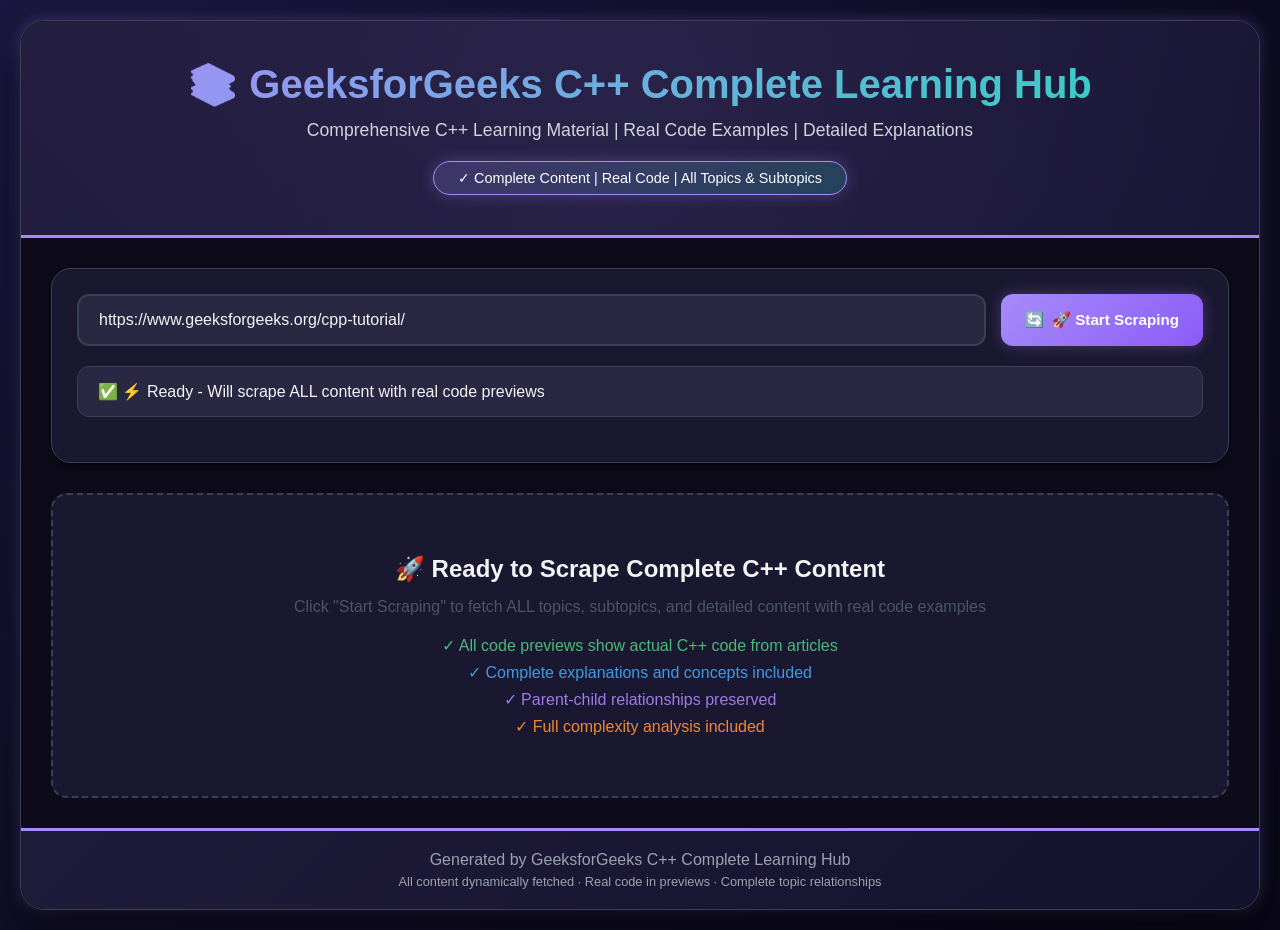
<file: BELEN_MIDTERMLAB2.html>
<!DOCTYPE html>
<html lang="en">
<head>
    <meta charset="UTF-8">
    <meta name="viewport" content="width=device-width, initial-scale=1.0">
    <title>GeeksforGeeks C++ Complete Learning Hub</title>
    <style>
        /* Your existing CSS remains exactly the same */
        * { margin: 0; padding: 0; box-sizing: border-box; }
        
        @import url('https://fonts.googleapis.com/css2?family=Outfit:wght@300;400;500;600;700;800&display=swap');
        @import url('https://fonts.googleapis.com/css2?family=JetBrains+Mono:wght@400;500&display=swap');

        :root {
            --bg-dark: #0d0b1a;
            --bg-darker: #070514;
            --bg-card: #1a1730;
            --bg-card-hover: #221f3a;
            --bg-surface: #2a2742;
            --bg-surface-light: #322f4a;
            
            --primary: #a78bfa;
            --primary-dark: #8b5cf6;
            --primary-light: #c4b5fd;
            --secondary: #2dd4bf;
            --secondary-dark: #14b8a6;
            --accent: #fbbf24;
            --accent-dark: #f59e0b;
            
            --text-primary: #f3f4f6;
            --text-secondary: #d1d5db;
            --text-muted: #9ca3af;
            --text-dim: #6b7280;
            
            --border: #374151;
            --border-light: #4b5563;
            
            --gradient-1: linear-gradient(135deg, #a78bfa, #8b5cf6);
            --gradient-2: linear-gradient(135deg, #2dd4bf, #14b8a6);
            --gradient-3: linear-gradient(135deg, #fbbf24, #f59e0b);
            --gradient-4: linear-gradient(135deg, #a78bfa, #2dd4bf);
            
            --shadow-sm: 0 4px 6px rgba(0, 0, 0, 0.3);
            --shadow-md: 0 6px 12px rgba(0, 0, 0, 0.4);
            --shadow-lg: 0 10px 25px rgba(0, 0, 0, 0.5);
            --shadow-xl: 0 20px 40px rgba(0, 0, 0, 0.6);
            
            --glow-primary: 0 0 15px rgba(167, 139, 250, 0.3);
            --glow-secondary: 0 0 15px rgba(45, 212, 191, 0.3);
            --glow-accent: 0 0 15px rgba(251, 191, 36, 0.3);
        }

        body {
            font-family: 'Outfit', sans-serif;
            background: radial-gradient(circle at top left, #1a1740, #0a0819);
            min-height: 100vh;
            padding: 20px;
            color: var(--text-primary);
        }

        .container {
            max-width: 1800px;
            margin: 0 auto;
            background: var(--bg-darker);
            border-radius: 24px;
            box-shadow: var(--shadow-xl), var(--glow-primary);
            overflow: hidden;
            border: 1px solid var(--border);
            backdrop-filter: blur(10px);
        }

        .header {
            background: linear-gradient(135deg, #1f1b3a, #15122e);
            color: white;
            padding: 40px;
            text-align: center;
            border-bottom: 3px solid var(--primary);
            position: relative;
            overflow: hidden;
        }

        .header::before {
            content: '';
            position: absolute;
            top: -50%;
            left: -50%;
            width: 200%;
            height: 200%;
            background: radial-gradient(circle, rgba(167, 139, 250, 0.1) 0%, transparent 70%);
            animation: rotate 20s linear infinite;
        }

        @keyframes rotate {
            from { transform: rotate(0deg); }
            to { transform: rotate(360deg); }
        }

        .header h1 {
            font-size: 2.5em;
            font-weight: 800;
            margin-bottom: 12px;
            background: linear-gradient(135deg, #a78bfa, #2dd4bf);
            background-clip: text;
            -webkit-text-fill-color: transparent;
            position: relative;
        }

        .header p {
            font-size: 1.1em;
            color: var(--text-secondary);
            margin-bottom: 20px;
            position: relative;
        }

        .compliance-badge {
            display: inline-block;
            background: linear-gradient(135deg, rgba(167, 139, 250, 0.2), rgba(45, 212, 191, 0.2));
            backdrop-filter: blur(10px);
            color: white;
            padding: 8px 24px;
            border-radius: 40px;
            font-size: 0.9em;
            font-weight: 500;
            border: 1px solid var(--primary);
            box-shadow: var(--glow-primary);
            position: relative;
        }

        .main-content {
            padding: 30px;
            background: var(--bg-dark);
        }

        .control-panel {
            background: var(--bg-card);
            border-radius: 20px;
            padding: 25px;
            margin-bottom: 30px;
            border: 1px solid var(--border);
            box-shadow: var(--shadow-md);
        }

        .control-panel:hover {
            border-color: var(--primary);
            box-shadow: var(--glow-primary);
        }

        .url-section {
            display: flex;
            gap: 15px;
            margin-bottom: 20px;
            flex-wrap: wrap;
        }

        .url-section input {
            flex: 1;
            padding: 15px 20px;
            border: 2px solid var(--border);
            border-radius: 12px;
            font-size: 1em;
            min-width: 300px;
            background: var(--bg-surface);
            color: var(--text-primary);
            font-family: 'Outfit', sans-serif;
            transition: all 0.3s ease;
        }

        .url-section input:focus {
            outline: none;
            border-color: var(--primary);
            box-shadow: var(--glow-primary);
            background: var(--bg-surface-light);
        }

        .url-section input::placeholder {
            color: var(--text-dim);
        }

        .btn {
            padding: 12px 24px;
            border: none;
            border-radius: 12px;
            font-size: 0.95em;
            font-weight: 600;
            cursor: pointer;
            display: inline-flex;
            align-items: center;
            gap: 8px;
            white-space: nowrap;
            min-width: 140px;
            justify-content: center;
            transition: all 0.3s ease;
            font-family: 'Outfit', sans-serif;
            position: relative;
            overflow: hidden;
        }

        .btn::before {
            content: '';
            position: absolute;
            top: 0;
            left: -100%;
            width: 100%;
            height: 100%;
            background: linear-gradient(90deg, transparent, rgba(255, 255, 255, 0.1), transparent);
            transition: left 0.5s ease;
        }

        .btn:hover::before {
            left: 100%;
        }

        .btn-primary {
            background: var(--gradient-1);
            color: white;
            box-shadow: var(--glow-primary);
        }

        .btn-primary:hover:not(:disabled) {
            transform: translateY(-2px);
            box-shadow: 0 0 25px rgba(167, 139, 250, 0.5);
        }

        .btn-primary:disabled {
            opacity: 0.5;
            cursor: not-allowed;
        }

        .btn-secondary {
            background: var(--bg-surface);
            color: var(--text-primary);
            border: 1px solid var(--border);
        }

        .btn-secondary:hover {
            border-color: var(--primary);
            color: var(--primary);
            box-shadow: var(--glow-primary);
        }

        .btn-info {
            background: var(--gradient-2);
            color: white;
            box-shadow: var(--glow-secondary);
        }

        .btn-success {
            background: var(--gradient-3);
            color: white;
            box-shadow: var(--glow-accent);
        }

        .btn-small {
            padding: 8px 16px;
            font-size: 0.85em;
            min-width: 100px;
            border-radius: 10px;
        }

        .status-bar {
            background: var(--bg-surface);
            border-radius: 12px;
            padding: 15px 20px;
            margin: 20px 0;
            display: flex;
            align-items: center;
            gap: 15px;
            animation: slideIn 0.3s ease;
            border: 1px solid var(--border);
        }

        @keyframes slideIn {
            from { opacity: 0; transform: translateY(-10px); }
            to { opacity: 1; transform: translateY(0); }
        }

        .status-bar.error {
            background: rgba(239, 68, 68, 0.2);
            color: #f87171;
            border-color: #ef4444;
        }

        .status-bar.success {
            background: rgba(45, 212, 191, 0.2);
            color: #2dd4bf;
            border-color: #2dd4bf;
        }

        .status-bar.warning {
            background: rgba(251, 191, 36, 0.2);
            color: #fbbf24;
            border-color: #fbbf24;
        }

        .spinner {
            width: 20px;
            height: 20px;
            border: 3px solid var(--border);
            border-top-color: var(--primary);
            border-right-color: var(--secondary);
            border-radius: 50%;
            animation: spin 0.8s linear infinite;
        }

        @keyframes spin {
            to { transform: rotate(360deg); }
        }

        .progress-container {
            background: var(--bg-surface);
            border-radius: 12px;
            padding: 20px;
            margin: 20px 0;
            border: 1px solid var(--border);
        }

        .progress-bar {
            width: 100%;
            height: 10px;
            background: var(--bg-surface-light);
            border-radius: 5px;
            overflow: hidden;
        }

        .progress-fill {
            height: 100%;
            background: var(--gradient-4);
            transition: width 0.3s ease;
            border-radius: 5px;
            position: relative;
            overflow: hidden;
        }

        .progress-fill::after {
            content: '';
            position: absolute;
            top: 0;
            left: 0;
            right: 0;
            bottom: 0;
            background: linear-gradient(90deg, transparent, rgba(255, 255, 255, 0.2), transparent);
            animation: shimmer 2s infinite;
        }

        @keyframes shimmer {
            0% { transform: translateX(-100%); }
            100% { transform: translateX(100%); }
        }

        .stats-grid {
            display: grid;
            grid-template-columns: repeat(auto-fit, minmax(200px, 1fr));
            gap: 20px;
            margin: 30px 0;
        }

        .stat-card {
            background: var(--gradient-1);
            color: white;
            padding: 20px;
            border-radius: 16px;
            text-align: center;
            box-shadow: var(--shadow-lg), var(--glow-primary);
            transition: all 0.3s ease;
            position: relative;
            overflow: hidden;
        }

        .stat-card::before {
            content: '';
            position: absolute;
            top: -50%;
            left: -50%;
            width: 200%;
            height: 200%;
            background: radial-gradient(circle, rgba(255, 255, 255, 0.2) 0%, transparent 70%);
            opacity: 0;
            transition: opacity 0.5s;
        }

        .stat-card:hover {
            transform: translateY(-5px) scale(1.02);
        }

        .stat-card:hover::before {
            opacity: 1;
            animation: rotate 10s linear infinite;
        }

        .stat-card h3 {
            font-size: 2.5em;
            font-weight: 700;
            margin-bottom: 5px;
        }

        .filter-section {
            display: flex;
            gap: 15px;
            margin: 20px 0;
            flex-wrap: wrap;
        }

        .filter-section input,
        .filter-section select {
            padding: 12px 20px;
            border: 2px solid var(--border);
            border-radius: 10px;
            font-size: 1em;
            flex: 1;
            min-width: 200px;
            background: var(--bg-surface);
            color: var(--text-primary);
            font-family: 'Outfit', sans-serif;
            transition: all 0.3s ease;
        }

        .filter-section input:focus,
        .filter-section select:focus {
            outline: none;
            border-color: var(--primary);
            box-shadow: var(--glow-primary);
            background: var(--bg-surface-light);
        }

        .filter-section select {
            cursor: pointer;
            appearance: none;
            background-image: url("data:image/svg+xml,%3Csvg xmlns='http://www.w3.org/2000/svg' fill='%23a78bfa' viewBox='0 0 24 24'%3E%3Cpath d='M7 10l5 5 5-5z'/%3E%3C/svg%3E");
            background-repeat: no-repeat;
            background-position: right 16px center;
            background-size: 20px;
            padding-right: 48px;
        }

        #filterCount {
            padding: 12px 20px;
            background: var(--gradient-1);
            border-radius: 10px;
            font-weight: 600;
            color: white;
            box-shadow: var(--glow-primary);
        }

        .category-title {
            font-size: 1.5em;
            font-weight: 700;
            color: var(--text-primary);
            margin: 30px 0 15px;
            padding-bottom: 10px;
            border-bottom: 3px solid;
            border-image: var(--gradient-4) 1;
            display: flex;
            align-items: center;
            gap: 10px;
        }

        .category-count {
            background: var(--gradient-2);
            color: white;
            padding: 4px 12px;
            border-radius: 20px;
            font-size: 0.7em;
            font-weight: 600;
        }

        .subcategory-grid {
            display: grid;
            grid-template-columns: repeat(auto-fill, minmax(400px, 1fr));
            gap: 25px;
            margin-bottom: 30px;
        }

        .topic-card {
            background: var(--bg-card);
            border: 1px solid var(--border);
            border-radius: 16px;
            padding: 20px;
            transition: all 0.3s ease;
            display: flex;
            flex-direction: column;
            box-shadow: var(--shadow-md);
            position: relative;
            overflow: hidden;
        }

        .topic-card::after {
            content: '';
            position: absolute;
            top: 0;
            left: 0;
            right: 0;
            height: 3px;
            background: var(--gradient-4);
            transform: scaleX(0);
            transition: transform 0.3s ease;
        }

        .topic-card:hover {
            transform: translateY(-5px);
            border-color: var(--primary);
            box-shadow: var(--shadow-lg), var(--glow-primary);
            background: var(--bg-card-hover);
        }

        .topic-card:hover::after {
            transform: scaleX(1);
        }

        .topic-header {
            display: flex;
            justify-content: space-between;
            align-items: flex-start;
            margin-bottom: 12px;
            gap: 10px;
        }

        .topic-title {
            font-size: 1.2em;
            font-weight: 600;
            color: var(--text-primary);
            flex: 1;
            line-height: 1.4;
        }

        .difficulty-badge {
            padding: 4px 12px;
            border-radius: 20px;
            font-size: 0.75em;
            font-weight: 600;
            white-space: nowrap;
            text-transform: uppercase;
        }

        .difficulty-easy {
            background: rgba(45, 212, 191, 0.2);
            color: #2dd4bf;
            border: 1px solid #2dd4bf;
        }

        .difficulty-medium {
            background: rgba(251, 191, 36, 0.2);
            color: #fbbf24;
            border: 1px solid #fbbf24;
        }

        .difficulty-hard {
            background: rgba(239, 68, 68, 0.2);
            color: #f87171;
            border: 1px solid #ef4444;
        }

        .topic-concepts {
            font-size: 0.95em;
            color: var(--text-secondary);
            margin: 10px 0;
            line-height: 1.5;
        }

        .code-preview-container {
            background: #0a0819;
            color: #a78bfa;
            border-radius: 12px;
            padding: 15px;
            margin: 15px 0;
            font-family: 'JetBrains Mono', monospace;
            font-size: 0.85em;
            max-height: 200px;
            overflow-y: auto;
            border: 1px solid var(--border);
            box-shadow: inset 0 2px 4px rgba(0, 0, 0, 0.5), var(--glow-primary);
            position: relative;
        }

        .code-preview-container::before {
            content: '⚡ CODE';
            position: absolute;
            top: -10px;
            left: 15px;
            background: var(--gradient-1);
            color: white;
            padding: 2px 12px;
            border-radius: 20px;
            font-size: 0.7em;
            font-family: 'Outfit', sans-serif;
            font-weight: 600;
            box-shadow: var(--glow-primary);
        }

        .code-preview {
            margin: 0;
            white-space: pre-wrap;
            word-break: break-word;
            line-height: 1.5;
        }

        .topic-meta {
            display: flex;
            gap: 15px;
            font-size: 0.85em;
            color: var(--text-muted);
            margin: 10px 0;
            flex-wrap: wrap;
        }

        .meta-item {
            background: var(--bg-surface);
            padding: 4px 12px;
            border-radius: 20px;
            border: 1px solid var(--border);
            transition: all 0.3s ease;
        }

        .meta-item:hover {
            border-color: var(--primary);
            color: var(--primary);
            box-shadow: var(--glow-primary);
        }

        .topic-actions {
            display: flex;
            gap: 10px;
            margin-top: 15px;
            justify-content: flex-end;
            border-top: 1px solid var(--border);
            padding-top: 15px;
        }

        .table-container {
            overflow-x: auto;
            margin: 20px 0;
            border-radius: 16px;
            border: 1px solid var(--border);
            background: var(--bg-card);
            box-shadow: var(--shadow-lg);
        }

        table {
            width: 100%;
            border-collapse: collapse;
            background: transparent;
        }

        th {
            background: var(--gradient-1);
            color: white;
            padding: 15px;
            text-align: left;
            font-weight: 600;
        }

        th:first-child {
            border-top-left-radius: 15px;
        }

        th:last-child {
            border-top-right-radius: 15px;
        }

        td {
            padding: 15px;
            border-bottom: 1px solid var(--border);
            vertical-align: middle;
            color: var(--text-secondary);
        }

        tr:hover td {
            background: var(--bg-surface);
        }

        .table-actions {
            display: flex;
            gap: 8px;
            justify-content: center;
        }

        .view-toggle {
            display: flex;
            gap: 10px;
            margin: 20px 0;
            justify-content: center;
        }

        .toggle-btn {
            padding: 10px 30px;
            border: 2px solid var(--primary);
            background: transparent;
            color: var(--primary);
            border-radius: 10px;
            cursor: pointer;
            min-width: 120px;
            font-weight: 600;
            transition: all 0.3s ease;
        }

        .toggle-btn.active {
            background: var(--gradient-1);
            color: white;
            border-color: transparent;
            box-shadow: var(--glow-primary);
        }

        .toggle-btn:hover:not(.active) {
            background: rgba(167, 139, 250, 0.1);
            transform: translateY(-2px);
        }

        .action-buttons {
            display: flex;
            gap: 15px;
            justify-content: center;
            margin-top: 20px;
            flex-wrap: wrap;
        }

        .footer {
            background: linear-gradient(135deg, #1f1b3a, #15122e);
            color: var(--text-muted);
            text-align: center;
            padding: 20px;
            border-top: 3px solid var(--primary);
        }

        .empty-state {
            text-align: center;
            padding: 60px;
            color: var(--text-muted);
            background: var(--bg-card);
            border-radius: 16px;
            border: 2px dashed var(--border);
        }

        .empty-state h2 {
            color: var(--text-primary);
            margin-bottom: 15px;
        }

        .pdf-progress {
            margin-top: 15px;
            padding: 10px;
            background: var(--bg-surface);
            border-radius: 10px;
            font-size: 0.9em;
            color: var(--text-primary);
            border: 1px solid var(--border);
            animation: pulse 2s infinite;
        }

        @keyframes pulse {
            0%, 100% { border-color: var(--primary); }
            50% { border-color: var(--secondary); }
        }

        /* Custom scrollbar */
        ::-webkit-scrollbar {
            width: 10px;
            height: 10px;
        }

        ::-webkit-scrollbar-track {
            background: var(--bg-surface);
            border-radius: 5px;
        }

        ::-webkit-scrollbar-thumb {
            background: var(--gradient-1);
            border-radius: 5px;
        }

        ::-webkit-scrollbar-thumb:hover {
            background: var(--gradient-4);
        }

        @media (max-width: 768px) {
            body {
                padding: 10px;
            }

            .subcategory-grid {
                grid-template-columns: 1fr;
            }

            .topic-actions {
                flex-direction: column;
            }

            .topic-actions .btn-small {
                width: 100%;
            }

            .table-actions {
                flex-direction: column;
            }

            .view-toggle {
                flex-direction: column;
            }

            .toggle-btn {
                width: 100%;
            }

            .header h1 {
                font-size: 1.8em;
            }
        }
    </style>
</head>
<body>
    <div class="container">
        <div class="header">
            <h1 id="headerTitle"></h1>
            <p id="headerSubtitle"></p>
            <div class="compliance-badge" id="complianceBadge"></div>
        </div>

        <div class="main-content">
            <div class="control-panel">
                <div class="url-section">
                    <input type="url" id="urlInput" placeholder="" readonly>
                    <button class="btn btn-primary" id="scrapeBtn">
                        <span>🔄</span> <span id="scrapeBtnText"></span>
                    </button>
                </div>

                <div id="status" class="status-bar" style="display: none;"></div>

                <div id="progressSection" style="display: none;">
                    <div class="progress-container">
                        <div style="display: flex; justify-content: space-between; margin-bottom: 10px;">
                            <span><span id="progressLabel"></span> <span id="currentPhase"></span></span>
                            <span><span id="completedCount">0</span>/<span id="totalCount">0</span></span>
                        </div>
                        <div class="progress-bar">
                            <div class="progress-fill" id="progressFill" style="width: 0%;"></div>
                        </div>
                        <div id="currentTopic" style="margin-top: 10px; color: var(--text-secondary); font-weight: 500;"></div>
                    </div>
                </div>

                <div id="statsSection" style="display: none;">
                    <div class="stats-grid">
                        <div class="stat-card">
                            <h3 id="statCategories">0</h3>
                            <p id="statCategoriesLabel"></p>
                        </div>
                        <div class="stat-card">
                            <h3 id="statTotal">0</h3>
                            <p id="statTotalLabel"></p>
                        </div>
                        <div class="stat-card">
                            <h3 id="statWithCode">0</h3>
                            <p id="statWithCodeLabel"></p>
                        </div>
                        <div class="stat-card">
                            <h3 id="statWithComplexity">0</h3>
                            <p id="statWithComplexityLabel"></p>
                        </div>
                    </div>
                </div>

                <div id="filterSection" style="display: none;">
                    <div class="filter-section">
                        <input type="text" id="searchFilter" placeholder="">
                        <select id="difficultyFilter"></select>
                        <select id="categoryFilter"></select>
                        <span id="filterCount"></span>
                    </div>
                </div>

                <div class="view-toggle" id="viewToggle" style="display: none;">
                    <button class="toggle-btn active" id="cardViewBtn"></button>
                    <button class="toggle-btn" id="tableViewBtn"></button>
                </div>

                <div id="pdfGenerationProgress" class="pdf-progress" style="display: none;"></div>

                <div id="contentSection"></div>

                <div id="actionSection" style="display: none;">
                    <div class="action-buttons">
                        <button class="btn btn-secondary" id="exportJsonBtn">
                            <span>📋</span> <span id="exportJsonText"></span>
                        </button>
                        <button class="btn btn-info" id="downloadSummaryPdfBtn">
                            <span>📑</span> <span id="downloadSummaryText"></span>
                        </button>
                        <button class="btn btn-success" id="downloadDetailedPdfBtn">
                            <span>📚</span> <span id="downloadDetailedText"></span>
                        </button>
                    </div>
                </div>
            </div>

            <div id="emptyState" class="empty-state"></div>
        </div>

        <div class="footer">
            <p id="footerText"></p>
            <p id="footerSubtext" style="font-size: 0.8em; margin-top: 5px;"></p>
        </div>
    </div>

    <script>
        (function() {
            // ALL TEXT CONTENT - DYNAMICALLY SET
            const UI = {
                header: {
                    title: '📚 GeeksforGeeks C++ Complete Learning Hub',
                    subtitle: 'Comprehensive C++ Learning Material | Real Code Examples | Detailed Explanations',
                    badge: '✓ Complete Content | Real Code | All Topics & Subtopics'
                },
                buttons: {
                    scrape: '🚀 Start Scraping',
                    exportJson: '📥 Export JSON',
                    downloadSummary: '📑 Download Summary PDF',
                    downloadDetailed: '📚 Download Complete PDF',
                    cardView: '📊 Card View',
                    tableView: '📋 Table View',
                    viewOnline: '🔗 View Online'
                },
                labels: {
                    urlPlaceholder: 'Enter GeeksforGeeks C++ URL',
                    progressOverall: '📊 Overall Progress:',
                    progressInitializing: 'Initializing...',
                    statCategories: 'Categories',
                    statTotal: 'Total Topics',
                    statWithCode: 'With Code',
                    statWithComplexity: 'With Complexity',
                    searchPlaceholder: '🔍 Search topics, concepts, or code...',
                    allDifficulties: '📊 All Difficulties',
                    easyOnly: '🟢 Easy Only',
                    mediumOnly: '🟡 Medium Only',
                    hardOnly: '🔴 Hard Only',
                    allCategories: '📁 All Categories',
                    filterCount: 'topics found',
                    hasCode: '✅ Has code',
                    noCode: '❌ No code',
                    hasComplexity: '✅ Has complexity',
                    noComplexity: '❌ No complexity',
                    noDescription: '📝 Full explanation available in the article',
                    noCodeAvailable: '// Code example not available in preview\n// Click "View Online" to see the full article',
                    subtopics: '🔗 Related Topics:',
                    concepts: '📚 Key Concepts',
                    complexity: '⚡ Complexity Analysis',
                    timeComplexity: '⏱️ Time Complexity',
                    spaceComplexity: '💾 Space Complexity',
                    codeExample: '💻 Code Example',
                    fullExplanation: '📖 Full Explanation',
                    generated: '📅 Generated',
                    page: '📄 Page',
                    of: 'of'
                },
                emptyState: {
                    title: '🚀 Ready to Scrape Complete C++ Content',
                    desc: 'Click "Start Scraping" to fetch ALL topics, subtopics, and detailed content with real code examples',
                    note1: '✓ All code previews show actual C++ code from articles',
                    note2: '✓ Complete explanations and concepts included',
                    note3: '✓ Parent-child relationships preserved',
                    note4: '✓ Full complexity analysis included'
                },
                footer: {
                    text: 'Generated by GeeksforGeeks C++ Complete Learning Hub',
                    subtext: 'All content dynamically fetched · Real code in previews · Complete topic relationships'
                },
                tableHeaders: ['#', 'Category', 'Topic', 'Difficulty', 'Preview', 'Code Snippet', 'Time', 'Space', 'Actions'],
                status: {
                    ready: '⚡ Ready - Will scrape ALL content with real code previews',
                    discovering: '🔍 Discovering all topics and subtopics...',
                    scraping: '📚 Found {count} topics. Extracting detailed content from each...',
                    success: '✅ Successfully scraped {count} topics with complete content!',
                    error: '❌ Error: {error}',
                    loadingPdf: '📄 Generating PDF...',
                    pdfSummaryComplete: '✅ Summary PDF generated with {count} topics!',
                    pdfDetailedComplete: '✅ Complete detailed PDF generated with {count} topics!',
                    exported: '✅ Exported {count} topics to JSON',
                    generatingDetailed: '📚 Generating detailed PDF with complete content...',
                    pdfProgress: '📄 Processing topic {current}/{total}: {title}'
                }
            };

            // Set UI text
            document.getElementById('headerTitle').textContent = UI.header.title;
            document.getElementById('headerSubtitle').textContent = UI.header.subtitle;
            document.getElementById('complianceBadge').textContent = UI.header.badge;
            document.getElementById('urlInput').placeholder = UI.labels.urlPlaceholder;
            document.getElementById('urlInput').value = 'https://www.geeksforgeeks.org/cpp-tutorial/';
            document.getElementById('scrapeBtnText').textContent = UI.buttons.scrape;
            document.getElementById('progressLabel').textContent = UI.labels.progressOverall;
            document.getElementById('currentPhase').textContent = UI.labels.progressInitializing;
            document.getElementById('statCategoriesLabel').textContent = UI.labels.statCategories;
            document.getElementById('statTotalLabel').textContent = UI.labels.statTotal;
            document.getElementById('statWithCodeLabel').textContent = UI.labels.statWithCode;
            document.getElementById('statWithComplexityLabel').textContent = UI.labels.statWithComplexity;
            document.getElementById('searchFilter').placeholder = UI.labels.searchPlaceholder;
            
            const difficultySelect = document.getElementById('difficultyFilter');
            difficultySelect.innerHTML = `
                <option value="">${UI.labels.allDifficulties}</option>
                <option value="Easy">${UI.labels.easyOnly}</option>
                <option value="Medium">${UI.labels.mediumOnly}</option>
                <option value="Hard">${UI.labels.hardOnly}</option>
            `;
            
            document.getElementById('cardViewBtn').textContent = UI.buttons.cardView;
            document.getElementById('tableViewBtn').textContent = UI.buttons.tableView;
            document.getElementById('exportJsonText').textContent = UI.buttons.exportJson;
            document.getElementById('downloadSummaryText').textContent = UI.buttons.downloadSummary;
            document.getElementById('downloadDetailedText').textContent = UI.buttons.downloadDetailed;
            
            document.getElementById('emptyState').innerHTML = `
                <h2>${UI.emptyState.title}</h2>
                <p style="margin: 15px 0; color: #4a5568;">${UI.emptyState.desc}</p>
                <div style="display: flex; flex-direction: column; gap: 8px; align-items: center; margin-top: 20px;">
                    <p style="color: #48bb78;">${UI.emptyState.note1}</p>
                    <p style="color: #4299e1;">${UI.emptyState.note2}</p>
                    <p style="color: #9f7aea;">${UI.emptyState.note3}</p>
                    <p style="color: #ed8936;">${UI.emptyState.note4}</p>
                </div>
            `;
            
            document.getElementById('footerText').textContent = UI.footer.text;
            document.getElementById('footerSubtext').textContent = UI.footer.subtext;

            // State
            let allTopics = [];
            let filteredTopics = [];
            let categories = new Set();
            let isScraping = false;
            let currentView = 'card';

            const elements = {
                urlInput: document.getElementById('urlInput'),
                scrapeBtn: document.getElementById('scrapeBtn'),
                status: document.getElementById('status'),
                progressSection: document.getElementById('progressSection'),
                statsSection: document.getElementById('statsSection'),
                filterSection: document.getElementById('filterSection'),
                viewToggle: document.getElementById('viewToggle'),
                contentSection: document.getElementById('contentSection'),
                actionSection: document.getElementById('actionSection'),
                emptyState: document.getElementById('emptyState'),
                currentPhase: document.getElementById('currentPhase'),
                completedCount: document.getElementById('completedCount'),
                totalCount: document.getElementById('totalCount'),
                progressFill: document.getElementById('progressFill'),
                currentTopic: document.getElementById('currentTopic'),
                pdfProgress: document.getElementById('pdfGenerationProgress'),
                statCategories: document.getElementById('statCategories'),
                statTotal: document.getElementById('statTotal'),
                statWithCode: document.getElementById('statWithCode'),
                statWithComplexity: document.getElementById('statWithComplexity'),
                searchFilter: document.getElementById('searchFilter'),
                difficultyFilter: document.getElementById('difficultyFilter'),
                categoryFilter: document.getElementById('categoryFilter'),
                filterCount: document.getElementById('filterCount'),
                exportJsonBtn: document.getElementById('exportJsonBtn'),
                downloadSummaryPdfBtn: document.getElementById('downloadSummaryPdfBtn'),
                downloadDetailedPdfBtn: document.getElementById('downloadDetailedPdfBtn'),
                cardViewBtn: document.getElementById('cardViewBtn'),
                tableViewBtn: document.getElementById('tableViewBtn')
            };

            // CORS Proxies
            const PROXIES = [
                { name: 'corsproxy.io', url: (t) => `https://corsproxy.io/?${encodeURIComponent(t)}`, extract: async (r) => await r.text() },
                { name: 'api.allorigins.win', url: (t) => `https://api.allorigins.win/get?url=${encodeURIComponent(t)}`, extract: async (r) => (await r.json()).contents }
            ];

            function setStatus(type, message) {
                elements.status.style.display = 'flex';
                elements.status.className = `status-bar ${type}`;
                elements.status.innerHTML = type === 'loading' ? `<div class="spinner"></div> ${message}` : 
                    (type === 'error' ? `❌ ${message}` : `✅ ${message}`);
                
                if (type !== 'loading') {
                    setTimeout(() => {
                        elements.status.style.display = 'none';
                    }, 5000);
                }
            }

            function escapeHtml(text) {
                if (!text) return 'Not Available';
                return String(text).replace(/[&<>"]/g, c => ({'&':'&amp;','<':'&lt;','>':'&gt;','"':'&quot;'})[c]);
            }

            async function fetchWithProxy(url) {
                for (const proxy of PROXIES) {
                    try {
                        const res = await fetch(proxy.url(url), { signal: AbortSignal.timeout(15000) });
                        if (!res.ok) continue;
                        const content = await proxy.extract(res);
                        if (content && content.length > 100) return content;
                    } catch (e) { continue; }
                }
                throw new Error('All proxies failed');
            }

            // Enhanced code extraction with full content
            async function extractFullContent(html) {
                const parser = new DOMParser();
                const doc = parser.parseFromString(html, 'text/html');
                
                // Extract full article content
                const articleSelectors = [
                    'article',
                    '.entry-content',
                    '.content',
                    '.post-content',
                    'main',
                    '#main-content'
                ];
                
                let articleContent = '';
                for (const selector of articleSelectors) {
                    const element = doc.querySelector(selector);
                    if (element) {
                        articleContent = element.textContent.trim();
                        break;
                    }
                }
                
                // Extract all code blocks
                const codeSelectors = [
                    'pre code',
                    'pre',
                    'code',
                    '.code-block',
                    '[class*="code"]',
                    '.highlight',
                    '.syntaxhighlighter',
                    'div[class*="brush:"]',
                    'pre[class*="brush:"]'
                ];
                
                const allCode = [];
                for (const selector of codeSelectors) {
                    const elements = doc.querySelectorAll(selector);
                    elements.forEach(el => {
                        const code = el.textContent.trim();
                        if (code.length > 20 && (code.includes('{') || code.includes(';') || code.includes('#include'))) {
                            allCode.push(code);
                        }
                    });
                }
                
                // Extract explanations
                const explanations = [];
                const paragraphs = doc.querySelectorAll('p');
                paragraphs.forEach(p => {
                    const text = p.textContent.trim();
                    if (text.length > 100 && !text.includes('cookie') && !text.includes('privacy')) {
                        explanations.push(text);
                    }
                });
                
                // Extract examples and use cases
                const examples = [];
                const listItems = doc.querySelectorAll('li');
                listItems.forEach(li => {
                    const text = li.textContent.trim();
                    if (text.length > 50 && text.toLowerCase().includes('example')) {
                        examples.push(text);
                    }
                });
                
                return {
                    articleContent: articleContent.substring(0, 2000),
                    allCode: allCode,
                    explanations: explanations.slice(0, 5),
                    examples: examples.slice(0, 3)
                };
            }

            // Enhanced complexity extraction
            function extractComplexity(html) {
                const bodyText = html;
                let time = 'Not Available';
                let space = 'Not Available';
                let detailedComplexity = '';
                
                const timeMatch = bodyText.match(/Time Complexity[:\s]*([^.\n]+)/i);
                if (timeMatch) time = timeMatch[1].trim();
                
                const spaceMatch = bodyText.match(/Space Complexity[:\s]*([^.\n]+)/i);
                if (spaceMatch) space = spaceMatch[1].trim();
                
                // Extract detailed complexity analysis
                const complexitySection = bodyText.match(/Complexity[^]*?(?=\n\n|\n#|\n\d\.|$)/i);
                if (complexitySection) {
                    detailedComplexity = complexitySection[0].substring(0, 500);
                }
                
                return { time, space, detailedComplexity };
            }

            // Discover ALL topics with enhanced metadata
            async function discoverAllTopics() {
                setStatus('loading', UI.status.discovering);
                elements.currentPhase.textContent = 'Discovering all topics and subtopics';
                
                const html = await fetchWithProxy(elements.urlInput.value);
                const parser = new DOMParser();
                const doc = parser.parseFromString(html, 'text/html');
                
                const topics = [];
                const seen = new Set();
                
                // Enhanced topic discovery
                const topicSelectors = [
                    'a[href*="/cpp/"]',
                    'a[href*="c-plus-plus"]',
                    'a[href*="C++"]',
                    '.entry-content a',
                    '.post-content a',
                    'article a',
                    '.toc a',
                    '.table-of-contents a',
                    '.index a'
                ];
                
                topicSelectors.forEach(selector => {
                    const links = doc.querySelectorAll(selector);
                    links.forEach(link => {
                        const href = link.href || link.getAttribute('href');
                        const title = link.textContent.trim();
                        
                        if (!href || !title || title.length < 5) return;
                        if (seen.has(href)) return;
                        
                        // Filter out non-topic links
                        const excludeTerms = ['login', 'sign', 'course', 'tutorial', 'practice', 'problem', 
                                           'contest', 'job', 'internship', 'comment', 'policy', 'cookie'];
                        if (excludeTerms.some(term => title.toLowerCase().includes(term))) return;
                        
                        // Enhanced category detection
                        let category = 'General C++';
                        const lower = title.toLowerCase();
                        if (lower.includes('basics') || lower.includes('fundamental') || lower.includes('intro')) 
                            category = 'C++ Basics';
                        else if (lower.includes('function')) category = 'Functions';
                        else if (lower.includes('data type') || lower.includes('variable')) 
                            category = 'Data Types & Variables';
                        else if (lower.includes('class') || lower.includes('object') || lower.includes('oop')) 
                            category = 'Object-Oriented Programming';
                        else if (lower.includes('stl') || lower.includes('vector') || lower.includes('list') || 
                                lower.includes('map') || lower.includes('set')) 
                            category = 'STL (Standard Template Library)';
                        else if (lower.includes('pointer') || lower.includes('reference')) 
                            category = 'Pointers & References';
                        else if (lower.includes('memory') || lower.includes('alloc')) 
                            category = 'Memory Management';
                        else if (lower.includes('exception') || lower.includes('try') || lower.includes('catch')) 
                            category = 'Exception Handling';
                        else if (lower.includes('file') || lower.includes('stream') || lower.includes('fstream')) 
                            category = 'File Handling';
                        else if (lower.includes('template')) category = 'Templates';
                        else if (lower.includes('multithreading') || lower.includes('thread')) 
                            category = 'Multithreading';
                        else if (lower.includes('algorithm')) category = 'Algorithms';
                        else if (lower.includes('advanced')) category = 'Advanced Concepts';
                        
                        // Enhanced difficulty detection
                        let difficulty = 'Medium';
                        if (lower.includes('basics') || lower.includes('intro') || lower.includes('first') || 
                            lower.includes('simple') || lower.includes('beginner')) {
                            difficulty = 'Easy';
                        } else if (lower.includes('advanced') || lower.includes('complex') || 
                                  lower.includes('expert') || lower.includes('optimization')) {
                            difficulty = 'Hard';
                        }
                        
                        const fullUrl = href.startsWith('http') ? href : 
                            `https://www.geeksforgeeks.org${href.startsWith('/') ? href : '/' + href}`;
                        
                        seen.add(href);
                        categories.add(category);
                        
                        topics.push({
                            id: `topic-${topics.length}`,
                            title: title,
                            url: fullUrl,
                            category: category,
                            difficulty: difficulty,
                            concepts: [],
                            allCode: [],
                            explanations: [],
                            examples: [],
                            realCode: '',
                            fullArticle: '',
                            timeComplexity: 'Not Available',
                            spaceComplexity: 'Not Available',
                            detailedComplexity: '',
                            relatedTopics: [],
                            extracted: false
                        });
                    });
                });
                
                console.log(`Discovered ${topics.length} topics`);
                return topics;
            }

            // Enhanced topic details extraction with full content
            async function extractTopicDetails(topic, index, total) {
                elements.currentTopic.textContent = `📖 Scraping ${index}/${total}: ${topic.title}`;
                
                try {
                    const html = await fetchWithProxy(topic.url);
                    
                    // Extract full content
                    const fullContent = await extractFullContent(html);
                    
                    // Extract complexity
                    const { time, space, detailedComplexity } = extractComplexity(html);
                    
                    // Find related topics
                    const related = findRelatedTopics(html, topic.url);
                    
                    return {
                        ...topic,
                        concepts: fullContent.explanations.length > 0 ? fullContent.explanations : 
                                 ['Full explanation available in the article'],
                        allCode: fullContent.allCode,
                        realCode: fullContent.allCode.length > 0 ? fullContent.allCode[0] : '',
                        explanations: fullContent.explanations,
                        examples: fullContent.examples,
                        fullArticle: fullContent.articleContent,
                        timeComplexity: time,
                        spaceComplexity: space,
                        detailedComplexity: detailedComplexity,
                        relatedTopics: related,
                        extracted: true
                    };
                    
                } catch (error) {
                    console.warn(`Failed to scrape ${topic.title}:`, error);
                    return {
                        ...topic,
                        concepts: ['⚠️ Failed to load content. Click "View Online" to read the full article.'],
                        allCode: [],
                        realCode: '',
                        explanations: [],
                        examples: [],
                        fullArticle: '',
                        timeComplexity: 'Not Available',
                        spaceComplexity: 'Not Available',
                        detailedComplexity: '',
                        relatedTopics: [],
                        extracted: false
                    };
                }
            }

            // Enhanced related topics finder
            function findRelatedTopics(html, currentUrl) {
                const parser = new DOMParser();
                const doc = parser.parseFromString(html, 'text/html');
                const related = [];
                const seen = new Set();
                
                const linkSelectors = [
                    'a[href*="/cpp/"]',
                    'a[href*="c-plus-plus"]',
                    '.related a',
                    '.similar a',
                    '.also-read a',
                    'aside a',
                    '.sidebar a'
                ];
                
                linkSelectors.forEach(selector => {
                    const links = doc.querySelectorAll(selector);
                    links.forEach(link => {
                        const href = link.href || link.getAttribute('href');
                        const title = link.textContent.trim();
                        
                        if (!href || !title || title.length < 5) return;
                        if (seen.has(href)) return;
                        if (title.includes('Login') || title.includes('Sign')) return;
                        if (href === currentUrl) return;
                        
                        const excludeTerms = ['login', 'sign', 'course', 'practice', 'problem', 'comment'];
                        if (excludeTerms.some(term => title.toLowerCase().includes(term))) return;
                        
                        seen.add(href);
                        const fullUrl = href.startsWith('http') ? href : 
                            `https://www.geeksforgeeks.org${href.startsWith('/') ? href : '/' + href}`;
                        
                        related.push({
                            title: title.substring(0, 50),
                            url: fullUrl
                        });
                    });
                });
                
                return related.slice(0, 5);
            }

            // Main scraping function
            async function startScraping() {
                if (isScraping) return;
                
                isScraping = true;
                elements.scrapeBtn.disabled = true;
                elements.emptyState.style.display = 'none';
                elements.progressSection.style.display = 'block';
                elements.currentPhase.textContent = 'Initializing...';
                
                try {
                    // Discover all topics
                    const discovered = await discoverAllTopics();
                    
                    if (discovered.length === 0) {
                        throw new Error('No topics found');
                    }
                    
                    elements.totalCount.textContent = discovered.length;
                    elements.currentPhase.textContent = 'Scraping detailed content...';
                    
                    // Extract details for each topic
                    const detailed = [];
                    for (let i = 0; i < discovered.length; i++) {
                        const topic = discovered[i];
                        const detailedTopic = await extractTopicDetails(topic, i + 1, discovered.length);
                        detailed.push(detailedTopic);
                        
                        elements.completedCount.textContent = i + 1;
                        elements.progressFill.style.width = `${((i + 1) / discovered.length) * 100}%`;
                    }
                    
                    allTopics = detailed;
                    filterTopics();
                    
                    elements.statsSection.style.display = 'block';
                    elements.filterSection.style.display = 'block';
                    elements.viewToggle.style.display = 'flex';
                    elements.actionSection.style.display = 'block';
                    
                    updateStats();
                    renderContent();
                    
                    setStatus('success', UI.status.success.replace('{count}', allTopics.length));
                    
                } catch (error) {
                    setStatus('error', UI.status.error.replace('{error}', error.message));
                } finally {
                    isScraping = false;
                    elements.scrapeBtn.disabled = false;
                    elements.progressSection.style.display = 'none';
                }
            }

            // Filter topics based on search and filters
            function filterTopics() {
                const searchTerm = elements.searchFilter.value.toLowerCase();
                const difficulty = elements.difficultyFilter.value;
                const category = elements.categoryFilter.value;
                
                filteredTopics = allTopics.filter(topic => {
                    const matchesSearch = searchTerm === '' || 
                        topic.title.toLowerCase().includes(searchTerm) ||
                        topic.concepts.some(c => c.toLowerCase().includes(searchTerm)) ||
                        topic.realCode.toLowerCase().includes(searchTerm);
                    
                    const matchesDifficulty = difficulty === '' || topic.difficulty === difficulty;
                    const matchesCategory = category === '' || topic.category === category;
                    
                    return matchesSearch && matchesDifficulty && matchesCategory;
                });
                
                elements.filterCount.textContent = `${filteredTopics.length} ${UI.labels.filterCount}`;
                renderContent();
            }

            // Update category filter options
            function updateCategoryFilter() {
                const categoryFilter = elements.categoryFilter;
                const currentValue = categoryFilter.value;
                
                const categories_array = Array.from(new Set(allTopics.map(t => t.category))).sort();
                
                categoryFilter.innerHTML = `<option value="">${UI.labels.allCategories}</option>` +
                    categories_array.map(cat => `<option value="${cat}">${cat}</option>`).join('');
                
                if (currentValue && categories_array.includes(currentValue)) {
                    categoryFilter.value = currentValue;
                }
            }

            // Update statistics
            function updateStats() {
                elements.statCategories.textContent = new Set(allTopics.map(t => t.category)).size;
                elements.statTotal.textContent = allTopics.length;
                elements.statWithCode.textContent = allTopics.filter(t => t.realCode).length;
                elements.statWithComplexity.textContent = allTopics.filter(t => !t.timeComplexity.includes('Not Available')).length;
                
                categories = new Set(allTopics.map(t => t.category));
                updateCategoryFilter();
            }

            // Render content based on current view
            function renderContent() {
                if (currentView === 'card') {
                    renderCardView();
                } else {
                    renderTableView();
                }
            }

            // Render card view
            function renderCardView() {
                const grouped = {};
                filteredTopics.forEach(topic => {
                    if (!grouped[topic.category]) grouped[topic.category] = [];
                    grouped[topic.category].push(topic);
                });
                
                let html = '';
                
                Object.keys(grouped).sort().forEach(category => {
                    html += `<div class="category-title">${category} <span class="category-count">${grouped[category].length}</span></div>`;
                    html += '<div class="subcategory-grid">';
                    
                    grouped[category].forEach(topic => {
                        html += `
                            <div class="topic-card">
                                <div class="topic-header">
                                    <div class="topic-title">${escapeHtml(topic.title)}</div>
                                    <div class="difficulty-badge difficulty-${topic.difficulty.toLowerCase()}">${topic.difficulty}</div>
                                </div>
                                
                                <div class="topic-concepts">
                                    ${escapeHtml(topic.concepts[0] || UI.labels.noDescription)}
                                </div>
                                
                                ${topic.realCode ? `
                                    <div class="code-preview-container">
                                        <pre class="code-preview">${escapeHtml(topic.realCode.substring(0, 200))}${topic.realCode.length > 200 ? '...' : ''}</pre>
                                    </div>
                                ` : ''}
                                
                                <div class="topic-meta">
                                    <span class="meta-item ${topic.realCode ? 'has-code' : 'no-code'}">
                                        ${topic.realCode ? UI.labels.hasCode : UI.labels.noCode}
                                    </span>
                                    <span class="meta-item ${!topic.timeComplexity.includes('Not Available') ? 'has-complexity' : 'no-complexity'}">
                                        ${!topic.timeComplexity.includes('Not Available') ? UI.labels.hasComplexity : UI.labels.noComplexity}
                                    </span>
                                </div>
                                
                                <div class="topic-actions">
                                    <a href="${escapeHtml(topic.url)}" target="_blank" class="btn btn-small btn-secondary">
                                        ${UI.buttons.viewOnline}
                                    </a>
                                </div>
                            </div>
                        `;
                    });
                    
                    html += '</div>';
                });
                
                elements.contentSection.innerHTML = html;
            }

            // Render table view
            function renderTableView() {
                let html = '<div class="table-container"><table>';
                
                // Headers
                html += '<thead><tr>';
                UI.tableHeaders.forEach(header => {
                    html += `<th>${header}</th>`;
                });
                html += '</tr></thead><tbody>';
                
                // Rows
                filteredTopics.forEach((topic, index) => {
                    html += '<tr>';
                    html += `<td>${index + 1}</td>`;
                    html += `<td>${escapeHtml(topic.category)}</td>`;
                    html += `<td>${escapeHtml(topic.title)}</td>`;
                    html += `<td><span class="difficulty-badge difficulty-${topic.difficulty.toLowerCase()}">${topic.difficulty}</span></td>`;
                    html += `<td>${escapeHtml(topic.concepts[0] || '').substring(0, 50)}...</td>`;
                    html += `<td>${topic.realCode ? '✅' : '❌'}</td>`;
                    html += `<td>${escapeHtml(topic.timeComplexity)}</td>`;
                    html += `<td>${escapeHtml(topic.spaceComplexity)}</td>`;
                    html += `<td class="table-actions">
                        <a href="${escapeHtml(topic.url)}" target="_blank" class="btn btn-small btn-secondary">${UI.buttons.viewOnline}</a>
                    </td>`;
                    html += '</tr>';
                });
                
                html += '</tbody></table></div>';
                elements.contentSection.innerHTML = html;
            }

            // Export to JSON
            function exportToJSON() {
                const data = filteredTopics.map(t => ({
                    title: t.title,
                    category: t.category,
                    difficulty: t.difficulty,
                    concepts: t.concepts,
                    explanations: t.explanations,
                    examples: t.examples,
                    code: t.realCode,
                    allCode: t.allCode,
                    timeComplexity: t.timeComplexity,
                    spaceComplexity: t.spaceComplexity,
                    detailedComplexity: t.detailedComplexity,
                    relatedTopics: t.relatedTopics,
                    url: t.url,
                    fullArticle: t.fullArticle
                }));
                
                const blob = new Blob([JSON.stringify(data, null, 2)], { type: 'application/json' });
                const a = document.createElement('a');
                a.href = URL.createObjectURL(blob);
                a.download = `gfg_cpp_complete_${new Date().toISOString().slice(0,10)}.json`;
                a.click();
                
                setStatus('success', UI.status.exported.replace('{count}', filteredTopics.length));
            }

            // ========== PDF GENERATION FUNCTIONS ==========
            
            async function generateCompleteDetailedPDF() {
                if (filteredTopics.length === 0) {
                    setStatus('warning', '⚠️ No topics to generate PDF');
                    return;
                }
                
                setStatus('loading', '📄 Generating comprehensive learning material...');
                elements.pdfProgress.style.display = 'block';
                
                if (!window.jspdf) {
                    await new Promise((resolve) => {
                        const s = document.createElement('script');
                        s.src = 'https://cdnjs.cloudflare.com/ajax/libs/jspdf/2.5.1/jspdf.umd.min.js';
                        s.onload = resolve;
                        document.body.appendChild(s);
                    });
                }
                
                try {
                    const { jsPDF } = window.jspdf;
                    const pdf = new jsPDF({
                        orientation: 'portrait',
                        unit: 'mm',
                        format: 'a4'
                    });
                    
                    // Get dynamic statistics
                    const totalTopics = filteredTopics.length;
                    const totalCategories = new Set(filteredTopics.map(t => t.category)).size;
                    const topicsWithCode = filteredTopics.filter(t => t.realCode && t.realCode.length > 0).length;
                    const topicsWithComplexity = filteredTopics.filter(t => !t.timeComplexity.includes('Not Available')).length;
                    const easyCount = filteredTopics.filter(t => t.difficulty === 'Easy').length;
                    const mediumCount = filteredTopics.filter(t => t.difficulty === 'Medium').length;
                    const hardCount = filteredTopics.filter(t => t.difficulty === 'Hard').length;
                    
                    // ========== COVER PAGE ==========
                    // Header decoration with adjusted color for better visibility
                    pdf.setFillColor(106, 90, 205); // Slate Blue for better print quality
                    pdf.rect(0, 0, 210, 15, 'F');
                    
                    pdf.setFont('helvetica', 'bold'); // Changed to helvetica for better compatibility
                    pdf.setFontSize(36);
                    pdf.setTextColor(255, 255, 255);
                    pdf.text('C++ PROGRAMMING', 105, 30, { align: 'center' });
                    
                    pdf.setFontSize(24);
                    pdf.setTextColor(240, 240, 255);
                    pdf.text('Complete Learning Material', 105, 45, { align: 'center' });
                    
                    // Main title box with dynamic content
                    pdf.setFillColor(250, 250, 255);
                    pdf.roundedRect(30, 70, 150, 85, 5, 5, 'F');
                    pdf.setDrawColor(106, 90, 205);
                    pdf.setLineWidth(0.5);
                    pdf.roundedRect(30, 70, 150, 85, 5, 5, 'S');
                    
                    pdf.setFont('helvetica', 'bold');
                    pdf.setFontSize(16);
                    pdf.setTextColor(106, 90, 205);
                    pdf.text('COMPREHENSIVE STUDY GUIDE', 105, 90, { align: 'center' });
                    
                    pdf.setFont('helvetica', 'normal');
                    pdf.setFontSize(11);
                    pdf.setTextColor(60, 60, 60);
                    
                    // Statistics in cover - all dynamic
                    let statY = 105;
                    pdf.text(`📚 Total Topics: ${totalTopics}`, 105, statY, { align: 'center' });
                    statY += 7;
                    pdf.text(`📊 Categories: ${totalCategories}`, 105, statY, { align: 'center' });
                    statY += 7;
                    pdf.text(`💻 Topics with Code: ${topicsWithCode}`, 105, statY, { align: 'center' });
                    statY += 7;
                    pdf.text(`⚡ Complexity Analysis: ${topicsWithComplexity}`, 105, statY, { align: 'center' });
                    statY += 7;
                    pdf.text(`📅 Generated: ${new Date().toLocaleDateString('en-US', { year: 'numeric', month: 'long', day: 'numeric' })}`, 105, statY, { align: 'center' });
                    
                    // Footer
                    pdf.setFont('helvetica', 'italic');
                    pdf.setFontSize(8);
                    pdf.setTextColor(100, 100, 100);
                    pdf.text('GeeksforGeeks C++ Learning Hub', 105, 270, { align: 'center' });
                    
                    // ========== TABLE OF CONTENTS ==========
                    pdf.addPage();
                    
                    // Section header
                    pdf.setFillColor(106, 90, 205);
                    pdf.rect(0, 0, 210, 8, 'F');
                    
                    pdf.setFont('helvetica', 'bold');
                    pdf.setFontSize(24);
                    pdf.setTextColor(106, 90, 205);
                    pdf.text('TABLE OF CONTENTS', 105, 30, { align: 'center' });
                    
                    pdf.setDrawColor(106, 90, 205);
                    pdf.setLineWidth(0.5);
                    pdf.line(20, 40, 190, 40);
                    
                    // TOC Header
                    let tocY = 50;
                    pdf.setFont('helvetica', 'bold');
                    pdf.setFontSize(12);
                    pdf.setTextColor(0, 0, 0);
                    pdf.text('Section', 20, tocY);
                    pdf.text('Page', 180, tocY, { align: 'right' });
                    tocY += 10;
                    
                    // Group by category for TOC
                    const grouped = {};
                    filteredTopics.forEach(t => {
                        if (!grouped[t.category]) grouped[t.category] = [];
                        grouped[t.category].push(t);
                    });
                    
                    pdf.setFont('helvetica', 'normal');
                    pdf.setFontSize(10);
                    
                    let pageCounter = 2;
                    Object.keys(grouped).sort().forEach((category, catIdx) => {
                        if (tocY > 260) {
                            pdf.addPage();
                            tocY = 30;
                            pdf.setFillColor(106, 90, 205);
                            pdf.rect(0, 0, 210, 8, 'F');
                            pdf.setFont('helvetica', 'bold');
                            pdf.setFontSize(16);
                            pdf.setTextColor(106, 90, 205);
                            pdf.text('TABLE OF CONTENTS (continued)', 105, 25, { align: 'center' });
                            pdf.setFont('helvetica', 'normal');
                            pdf.setFontSize(10);
                        }
                        
                        pdf.setFont('helvetica', 'bold');
                        pdf.setTextColor(106, 90, 205);
                        pdf.text(`${String.fromCharCode(65 + catIdx)}. ${category}`, 20, tocY);
                        tocY += 6;
                        
                        pdf.setFont('helvetica', 'normal');
                        pdf.setTextColor(80, 80, 80);
                        
                        grouped[category].forEach((topic, idx) => {
                            if (tocY > 260) {
                                pdf.addPage();
                                tocY = 30;
                                pdf.setFillColor(106, 90, 205);
                                pdf.rect(0, 0, 210, 8, 'F');
                                pdf.setFont('helvetica', 'bold');
                                pdf.setFontSize(16);
                                pdf.setTextColor(106, 90, 205);
                                pdf.text('TABLE OF CONTENTS (continued)', 105, 25, { align: 'center' });
                                pdf.setFont('helvetica', 'normal');
                                pdf.setFontSize(10);
                            }
                            
                            const title = topic.title.length > 40 ? topic.title.substring(0, 37) + '...' : topic.title;
                            const dots = '.'.repeat(Math.max(1, 35 - title.length));
                            pdf.text(`   ${idx + 1}. ${title} ${dots} ${pageCounter}`, 25, tocY);
                            tocY += 5;
                            pageCounter++;
                        });
                        
                        tocY += 3;
                    });
                    
                    // ========== INTRODUCTION PAGE ==========
                    pdf.addPage();
                    
                    pdf.setFillColor(106, 90, 205);
                    pdf.rect(0, 0, 210, 8, 'F');
                    
                    pdf.setFont('helvetica', 'bold');
                    pdf.setFontSize(20);
                    pdf.setTextColor(106, 90, 205);
                    pdf.text('INTRODUCTION & LEARNING GUIDE', 20, 25);
                    pdf.line(20, 30, 190, 30);
                    
                    let introY = 45;
                    pdf.setFont('helvetica', 'normal');
                    pdf.setFontSize(11);
                    pdf.setTextColor(60, 60, 60);
                    
                    const introText = `This comprehensive learning material contains ${totalTopics} carefully curated C++ programming topics from GeeksforGeeks, organized for efficient study and reference. Each topic has been analyzed and formatted to highlight key concepts, complexity analysis, and practical code implementations.`;
                    const introLines = pdf.splitTextToSize(introText, 170);
                    pdf.text(introLines, 20, introY);
                    introY += introLines.length * 6 + 10;
                    
                    pdf.setFont('helvetica', 'bold');
                    pdf.setFontSize(14);
                    pdf.setTextColor(106, 90, 205);
                    pdf.text('Recommended Learning Path', 20, introY);
                    introY += 8;
                    
                    pdf.setFont('helvetica', 'normal');
                    pdf.setFontSize(11);
                    const learningTips = [
                        '1. Start with Easy topics to build fundamental understanding',
                        '2. Progress to Medium difficulty for deeper concepts',
                        '3. Tackle Hard topics after mastering the basics',
                        '4. Study code examples alongside theoretical concepts',
                        '5. Practice complexity analysis for each algorithm'
                    ];
                    
                    learningTips.forEach(tip => {
                        if (introY > 260) {
                            pdf.addPage();
                            introY = 30;
                            pdf.setFillColor(106, 90, 205);
                            pdf.rect(0, 0, 210, 8, 'F');
                            pdf.setFont('helvetica', 'bold');
                            pdf.setFontSize(16);
                            pdf.setTextColor(106, 90, 205);
                            pdf.text('INTRODUCTION (continued)', 105, 25, { align: 'center' });
                            pdf.setFont('helvetica', 'normal');
                            pdf.setFontSize(11);
                        }
                        pdf.text(tip, 25, introY);
                        introY += 7;
                    });
                    introY += 10;
                    
                    // Content Distribution - all dynamic
                    pdf.setFont('helvetica', 'bold');
                    pdf.setFontSize(14);
                    pdf.setTextColor(106, 90, 205);
                    pdf.text('Content Distribution', 20, introY);
                    introY += 8;
                    
                    pdf.setFont('helvetica', 'normal');
                    pdf.setFontSize(11);
                    
                    if (introY > 260) {
                        pdf.addPage();
                        introY = 30;
                    }
                    
                    pdf.text(`Easy: ${easyCount} (${Math.round(easyCount/totalTopics*100)}%)`, 20, introY);
                    pdf.setFillColor(200, 230, 200);
                    pdf.rect(70, introY-4, (easyCount/totalTopics)*80, 5, 'F');
                    introY += 8;
                    
                    pdf.text(`Medium: ${mediumCount} (${Math.round(mediumCount/totalTopics*100)}%)`, 20, introY);
                    pdf.setFillColor(255, 235, 200);
                    pdf.rect(70, introY-4, (mediumCount/totalTopics)*80, 5, 'F');
                    introY += 8;
                    
                    pdf.text(`Hard: ${hardCount} (${Math.round(hardCount/totalTopics*100)}%)`, 20, introY);
                    pdf.setFillColor(255, 200, 200);
                    pdf.rect(70, introY-4, (hardCount/totalTopics)*80, 5, 'F');
                    
                    // ========== TOPIC PAGES ==========
                    for (let i = 0; i < filteredTopics.length; i++) {
                        const topic = filteredTopics[i];
                        
                        // Update progress
                        elements.pdfProgress.innerHTML = UI.status.pdfProgress
                            .replace('{current}', i + 1)
                            .replace('{total}', filteredTopics.length)
                            .replace('{title}', topic.title.substring(0, 40));
                        
                        pdf.addPage();
                        let y = 25;
                        
                        // Page header
                        pdf.setFillColor(106, 90, 205);
                        pdf.rect(0, 0, 210, 8, 'F');
                        
                        // Topic number
                        pdf.setFont('helvetica', 'bold');
                        pdf.setFontSize(10);
                        pdf.setTextColor(100, 100, 100);
                        pdf.text(`TOPIC ${i + 1} of ${filteredTopics.length}`, 20, 20);
                        
                        // Difficulty badge
                        const difficultyColors = {
                            'Easy': { bg: [220, 240, 220], text: [0, 100, 0] },
                            'Medium': { bg: [255, 235, 200], text: [150, 100, 0] },
                            'Hard': { bg: [255, 220, 220], text: [150, 0, 0] }
                        };
                        const colors = difficultyColors[topic.difficulty] || difficultyColors['Medium'];
                        
                        pdf.setFillColor(...colors.bg);
                        pdf.rect(160, 15, 30, 8, 'F');
                        pdf.setFontSize(8);
                        pdf.setTextColor(...colors.text);
                        pdf.text(topic.difficulty.toUpperCase(), 175, 21, { align: 'center' });
                        
                        // Topic title
                        y = 35;
                        pdf.setFont('helvetica', 'bold');
                        pdf.setFontSize(16);
                        pdf.setTextColor(106, 90, 205);
                        const titleLines = pdf.splitTextToSize(`${i + 1}. ${topic.title}`, 170);
                        pdf.text(titleLines, 20, y);
                        y += titleLines.length * 6 + 5;
                        
                        // Category
                        pdf.setFont('helvetica', 'italic');
                        pdf.setFontSize(9);
                        pdf.setTextColor(100, 100, 100);
                        pdf.text(`Category: ${topic.category}`, 20, y);
                        y += 8;
                        
                        // ===== KEY CONCEPTS =====
                        pdf.setFont('helvetica', 'bold');
                        pdf.setFontSize(12);
                        pdf.setTextColor(106, 90, 205);
                        pdf.text('Key Concepts', 20, y);
                        y += 6;
                        
                        pdf.setFont('helvetica', 'normal');
                        pdf.setFontSize(10);
                        pdf.setTextColor(60, 60, 60);
                        
                        if (topic.concepts && topic.concepts.length > 0) {
                            topic.concepts.slice(0, 3).forEach((concept) => {
                                if (y > 250) {
                                    pdf.addPage();
                                    y = 25;
                                    pdf.setFillColor(106, 90, 205);
                                    pdf.rect(0, 0, 210, 8, 'F');
                                    pdf.setFont('helvetica', 'bold');
                                    pdf.setFontSize(12);
                                    pdf.setTextColor(106, 90, 205);
                                    pdf.text(`${topic.title.substring(0, 40)}... (continued)`, 20, 20);
                                    y = 30;
                                    pdf.setFont('helvetica', 'normal');
                                    pdf.setFontSize(10);
                                }
                                
                                const conceptLines = pdf.splitTextToSize(`• ${concept}`, 160);
                                pdf.text(conceptLines, 25, y);
                                y += conceptLines.length * 4 + 2;
                            });
                        }
                        y += 5;
                        
                        // ===== COMPLEXITY ANALYSIS =====
                        if (y > 240) {
                            pdf.addPage();
                            y = 25;
                            pdf.setFillColor(106, 90, 205);
                            pdf.rect(0, 0, 210, 8, 'F');
                            pdf.setFont('helvetica', 'bold');
                            pdf.setFontSize(12);
                            pdf.setTextColor(106, 90, 205);
                            pdf.text(`${topic.title.substring(0, 40)}... (continued)`, 20, 20);
                            y = 30;
                        }
                        
                        pdf.setFont('helvetica', 'bold');
                        pdf.setFontSize(12);
                        pdf.setTextColor(106, 90, 205);
                        pdf.text('Complexity Analysis', 20, y);
                        y += 6;
                        
                        // Complexity boxes
                        pdf.setFillColor(245, 245, 250);
                        pdf.roundedRect(20, y-2, 80, 10, 2, 2, 'F');
                        pdf.roundedRect(105, y-2, 80, 10, 2, 2, 'F');
                        
                        pdf.setFont('helvetica', 'bold');
                        pdf.setFontSize(9);
                        pdf.setTextColor(106, 90, 205);
                        pdf.text('TIME', 25, y+3);
                        pdf.text('SPACE', 110, y+3);
                        y += 10;
                        
                        pdf.setFont('helvetica', 'normal');
                        pdf.setFontSize(9);
                        pdf.setTextColor(60, 60, 60);
                        
                        const timeText = topic.timeComplexity.length > 30 ? topic.timeComplexity.substring(0, 27) + '...' : topic.timeComplexity;
                        const spaceText = topic.spaceComplexity.length > 30 ? topic.spaceComplexity.substring(0, 27) + '...' : topic.spaceComplexity;
                        
                        pdf.text(timeText, 25, y);
                        pdf.text(spaceText, 110, y);
                        y += 8;
                        
                        // ===== CODE EXAMPLE =====
                        if (topic.realCode && topic.realCode.length > 0) {
                            if (y > 220) {
                                pdf.addPage();
                                y = 25;
                                pdf.setFillColor(106, 90, 205);
                                pdf.rect(0, 0, 210, 8, 'F');
                                pdf.setFont('helvetica', 'bold');
                                pdf.setFontSize(12);
                                pdf.setTextColor(106, 90, 205);
                                pdf.text(`${topic.title.substring(0, 40)}... (continued)`, 20, 20);
                                y = 30;
                            }
                            
                            pdf.setFont('helvetica', 'bold');
                            pdf.setFontSize(12);
                            pdf.setTextColor(106, 90, 205);
                            pdf.text('Code Example', 20, y);
                            y += 6;
                            
                            // Code block
                            pdf.setFillColor(250, 250, 250);
                            pdf.roundedRect(20, y-2, 170, 45, 2, 2, 'F');
                            pdf.setDrawColor(200, 200, 200);
                            pdf.roundedRect(20, y-2, 170, 45, 2, 2, 'S');
                            
                            pdf.setFont('courier', 'normal');
                            pdf.setFontSize(7);
                            pdf.setTextColor(40, 40, 40);
                            
                            const codeLines = pdf.splitTextToSize(topic.realCode.substring(0, 400), 140);
                            const displayLines = codeLines.slice(0, 6);
                            
                            displayLines.forEach((line, idx) => {
                                pdf.setTextColor(150, 150, 150);
                                pdf.text(`${idx + 1}.`, 23, y + (idx * 4.5));
                                pdf.setTextColor(40, 40, 40);
                                pdf.text(line, 30, y + (idx * 4.5));
                            });
                            
                            if (codeLines.length > 6) {
                                pdf.setTextColor(150, 150, 150);
                                pdf.text('// ...', 23, y + 32);
                            }
                            
                            y += 50;
                            pdf.setFont('helvetica', 'normal');
                        }
                        
                        // ===== KEY TAKEAWAYS =====
                        if (y > 250) {
                            pdf.addPage();
                            y = 25;
                            pdf.setFillColor(106, 90, 205);
                            pdf.rect(0, 0, 210, 8, 'F');
                            pdf.setFont('helvetica', 'bold');
                            pdf.setFontSize(12);
                            pdf.setTextColor(106, 90, 205);
                            pdf.text(`${topic.title.substring(0, 40)}... (continued)`, 20, 20);
                            y = 30;
                        }
                        
                        pdf.setFont('helvetica', 'bold');
                        pdf.setFontSize(12);
                        pdf.setTextColor(106, 90, 205);
                        pdf.text('Key Takeaways', 20, y);
                        y += 6;
                        
                        pdf.setFont('helvetica', 'normal');
                        pdf.setFontSize(9);
                        pdf.setTextColor(60, 60, 60);
                        
                        const take1 = topic.concepts && topic.concepts[0] ? topic.concepts[0].substring(0, 70) + '...' : 'Core concepts covered in this topic';
                        const take2 = !topic.timeComplexity.includes('Not Available') ? 
                            `${topic.timeComplexity} time, ${topic.spaceComplexity} space` : 
                            'Refer to complexity analysis section';
                        
                        const takeaways = [
                            `• Core Concept: ${take1}`,
                            `• Performance: ${take2}`,
                            `• Difficulty: ${topic.difficulty} - ${topic.difficulty === 'Easy' ? 'Fundamental' : topic.difficulty === 'Medium' ? 'Intermediate' : 'Advanced'}`
                        ];
                        
                        takeaways.forEach(take => {
                            const takeLines = pdf.splitTextToSize(take, 160);
                            pdf.text(takeLines, 25, y);
                            y += takeLines.length * 3.5 + 2;
                        });
                        
                        // Page footer
                        pdf.setFont('helvetica', 'italic');
                        pdf.setFontSize(6);
                        pdf.setTextColor(150, 150, 150);
                        
                        let sourceUrl = topic.url || 'Source: GeeksforGeeks';
                        if (sourceUrl.length > 60) sourceUrl = sourceUrl.substring(0, 57) + '...';
                        
                        pdf.text(sourceUrl, 20, 285);
                        pdf.text(`Page ${pdf.internal.getNumberOfPages()}`, 190, 285, { align: 'right' });
                    }
                    
                    // ========== APPENDIX ==========
                    pdf.addPage();
                    
                    pdf.setFillColor(106, 90, 205);
                    pdf.rect(0, 0, 210, 8, 'F');
                    
                    pdf.setFont('helvetica', 'bold');
                    pdf.setFontSize(20);
                    pdf.setTextColor(106, 90, 205);
                    pdf.text('APPENDIX: STUDY RESOURCES', 20, 25);
                    pdf.line(20, 30, 190, 30);
                    
                    let appY = 45;
                    pdf.setFont('helvetica', 'normal');
                    pdf.setFontSize(9);
                    
                    // Get unique categories for summary
                    const uniqueCategories = [...new Set(filteredTopics.map(t => t.category))].sort();
                    
                    const appendix = [
                        '📌 Quick Reference Tips:',
                        '',
                        '• Review concepts in order of increasing difficulty',
                        '• Practice coding along with the examples provided',
                        '• Analyze time/space complexity for each algorithm',
                        '• Use the complexity analysis for interview preparation',
                        '',
                        '📊 Category Summary:',
                        ...uniqueCategories.map(cat => `   - ${cat}: ${filteredTopics.filter(t => t.category === cat).length} topics`),
                        '',
                        '📈 Difficulty Breakdown:',
                        `   - Easy: ${easyCount} topics (${Math.round(easyCount/totalTopics*100)}%)`,
                        `   - Medium: ${mediumCount} topics (${Math.round(mediumCount/totalTopics*100)}%)`,
                        `   - Hard: ${hardCount} topics (${Math.round(hardCount/totalTopics*100)}%)`,
                        '',
                        '📚 Study Recommendations:',
                        '   • Daily Goal: Review 3-5 topics',
                        '   • Weekly Goal: Complete one category',
                        '   • Monthly Goal: Master all topics',
                        '',
                        `📅 Material Generated: ${new Date().toLocaleDateString()}`,
                        `📄 Total Pages: ${pdf.internal.getNumberOfPages()}`,
                        `📊 Topics Covered: ${totalTopics}`,
                        `💻 Code Examples: ${topicsWithCode}`
                    ];
                    
                    appendix.forEach(line => {
                        if (appY > 260) {
                            pdf.addPage();
                            appY = 30;
                            pdf.setFillColor(106, 90, 205);
                            pdf.rect(0, 0, 210, 8, 'F');
                            pdf.setFont('helvetica', 'bold');
                            pdf.setFontSize(16);
                            pdf.setTextColor(106, 90, 205);
                            pdf.text('APPENDIX (continued)', 105, 25, { align: 'center' });
                            pdf.setFont('helvetica', 'normal');
                            pdf.setFontSize(9);
                        }
                        
                        if (line.startsWith('📌') || line.startsWith('📊') || line.startsWith('📈') || line.startsWith('📚')) {
                            pdf.setFont('helvetica', 'bold');
                            pdf.setTextColor(106, 90, 205);
                        } else {
                            pdf.setFont('helvetica', 'normal');
                            pdf.setTextColor(60, 60, 60);
                        }
                        
                        pdf.text(line, 20, appY);
                        appY += line === '' ? 4 : 5;
                    });
                    
                    // Add footers to all pages
                    const pageCount = pdf.internal.getNumberOfPages();
                    for (let i = 1; i <= pageCount; i++) {
                        pdf.setPage(i);
                        pdf.setFont('helvetica', 'italic');
                        pdf.setFontSize(6);
                        pdf.setTextColor(150, 150, 150);
                        pdf.text('GeeksforGeeks C++ Complete Learning Hub', 20, 290);
                        pdf.text(`Page ${i} of ${pageCount}`, 190, 290, { align: 'right' });
                    }
                    
                    // Save PDF
                    const fileName = `GFG_C++_Complete_${new Date().toISOString().slice(0, 10)}.pdf`;
                    pdf.save(fileName);
                    
                    setStatus('success', `✅ Comprehensive PDF generated successfully! (${totalTopics} topics)`);
                    
                } catch (error) {
                    setStatus('error', `❌ PDF generation failed: ${error.message}`);
                } finally {
                    elements.pdfProgress.style.display = 'none';
                }
            }

            // Summary PDF function
            function generateSummaryPDF() {
                if (filteredTopics.length === 0) {
                    setStatus('warning', '⚠️ No topics to generate summary');
                    return;
                }
                
                setStatus('loading', '📄 Generating quick reference summary...');
                
                if (!window.jspdf) {
                    const s = document.createElement('script');
                    s.src = 'https://cdnjs.cloudflare.com/ajax/libs/jspdf/2.5.1/jspdf.umd.min.js';
                    s.onload = generateSummaryPDFContent;
                    document.body.appendChild(s);
                } else {
                    generateSummaryPDFContent();
                }
            }

            function generateSummaryPDFContent() {
                try {
                    const { jsPDF } = window.jspdf;
                    const pdf = new jsPDF({
                        orientation: 'portrait',
                        unit: 'mm',
                        format: 'a4'
                    });
                    
                    const totalTopics = filteredTopics.length;
                    const totalCategories = new Set(filteredTopics.map(t => t.category)).size;
                    
                    // Cover Page
                    pdf.setFillColor(106, 90, 205);
                    pdf.rect(0, 0, 210, 20, 'F');
                    
                    pdf.setFont('helvetica', 'bold');
                    pdf.setFontSize(28);
                    pdf.setTextColor(255, 255, 255);
                    pdf.text('C++ QUICK REFERENCE', 105, 30, { align: 'center' });
                    
                    pdf.setFontSize(16);
                    pdf.setTextColor(240, 240, 255);
                    pdf.text('Summary Guide', 105, 45, { align: 'center' });
                    
                    // Info box
                    pdf.setFillColor(250, 250, 255);
                    pdf.roundedRect(30, 70, 150, 45, 5, 5, 'F');
                    
                    pdf.setFont('helvetica', 'normal');
                    pdf.setFontSize(11);
                    pdf.setTextColor(60, 60, 60);
                    pdf.text(`Generated: ${new Date().toLocaleDateString()}`, 105, 85, { align: 'center' });
                    pdf.text(`Total Topics: ${totalTopics}`, 105, 95, { align: 'center' });
                    pdf.text(`Categories: ${totalCategories}`, 105, 105, { align: 'center' });
                    
                    let y = 140;
                    
                    // Topic summaries in two columns
                    const col1 = 20;
                    const col2 = 110;
                    let currentCol = col1;
                    
                    filteredTopics.forEach((t, i) => {
                        if (y > 260) {
                            pdf.addPage();
                            y = 30;
                            currentCol = col1;
                            pdf.setFillColor(106, 90, 205);
                            pdf.rect(0, 0, 210, 8, 'F');
                        }
                        
                        if (i > 0 && i % 20 === 0) {
                            if (currentCol === col1) {
                                currentCol = col2;
                                y = 30;
                            } else {
                                pdf.addPage();
                                y = 30;
                                currentCol = col1;
                                pdf.setFillColor(106, 90, 205);
                                pdf.rect(0, 0, 210, 8, 'F');
                            }
                        }
                        
                        pdf.setFont('helvetica', 'bold');
                        pdf.setFontSize(9);
                        pdf.setTextColor(106, 90, 205);
                        pdf.text(`${i+1}.`, currentCol, y);
                        
                        pdf.setFont('helvetica', 'normal');
                        pdf.setTextColor(60, 60, 60);
                        const title = t.title.length > 25 ? t.title.substring(0, 22) + '...' : t.title;
                        pdf.text(title, currentCol + 6, y);
                        y += 4;
                        
                        const diffColor = {
                            'Easy': [0, 150, 0],
                            'Medium': [200, 150, 0],
                            'Hard': [200, 0, 0]
                        }[t.difficulty] || [100, 100, 100];
                        
                        pdf.setFontSize(6);
                        pdf.setTextColor(...diffColor);
                        pdf.text(`● ${t.difficulty}`, currentCol + 6, y);
                        y += 6;
                    });
                    
                    // Footer
                    pdf.setFont('helvetica', 'italic');
                    pdf.setFontSize(6);
                    pdf.setTextColor(150, 150, 150);
                    pdf.text('GeeksforGeeks C++ Learning Hub - Quick Reference', 105, 285, { align: 'center' });
                    
                    const fileName = `GFG_C++_Summary_${new Date().toISOString().slice(0, 10)}.pdf`;
                    pdf.save(fileName);
                    
                    setStatus('success', `✅ Summary PDF generated successfully! (${totalTopics} topics)`);
                    
                } catch (error) {
                    setStatus('error', `❌ PDF generation failed: ${error.message}`);
                }
            }

            // Event Listeners
            elements.scrapeBtn.addEventListener('click', startScraping);
            elements.searchFilter.addEventListener('input', filterTopics);
            elements.difficultyFilter.addEventListener('change', filterTopics);
            elements.categoryFilter.addEventListener('change', filterTopics);
            elements.exportJsonBtn.addEventListener('click', exportToJSON);
            elements.downloadSummaryPdfBtn.addEventListener('click', generateSummaryPDF);
            elements.downloadDetailedPdfBtn.addEventListener('click', generateCompleteDetailedPDF);
            
            elements.cardViewBtn.addEventListener('click', () => {
                currentView = 'card';
                elements.cardViewBtn.classList.add('active');
                elements.tableViewBtn.classList.remove('active');
                renderContent();
            });
            
            elements.tableViewBtn.addEventListener('click', () => {
                currentView = 'table';
                elements.tableViewBtn.classList.add('active');
                elements.cardViewBtn.classList.remove('active');
                renderContent();
            });

            setStatus('info', UI.status.ready);
        })();
    </script>
</body>
</html>
</file>
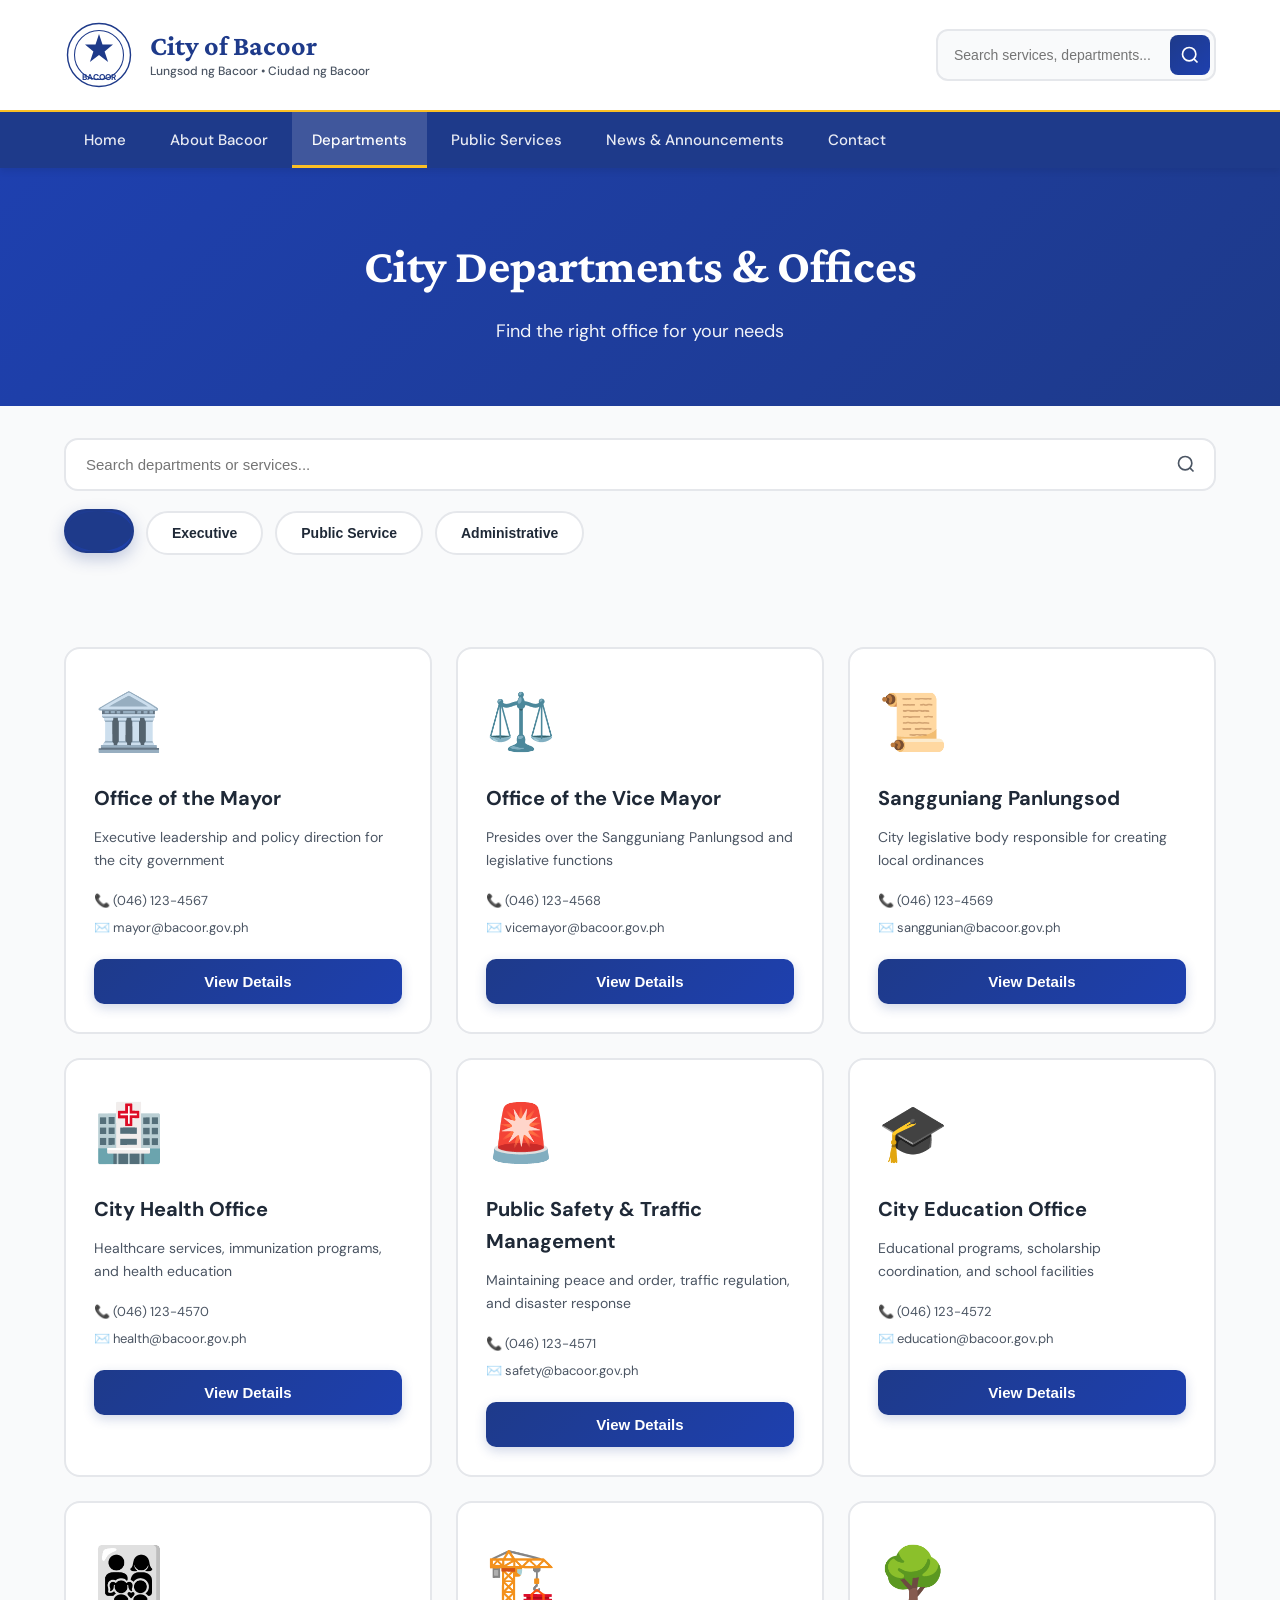
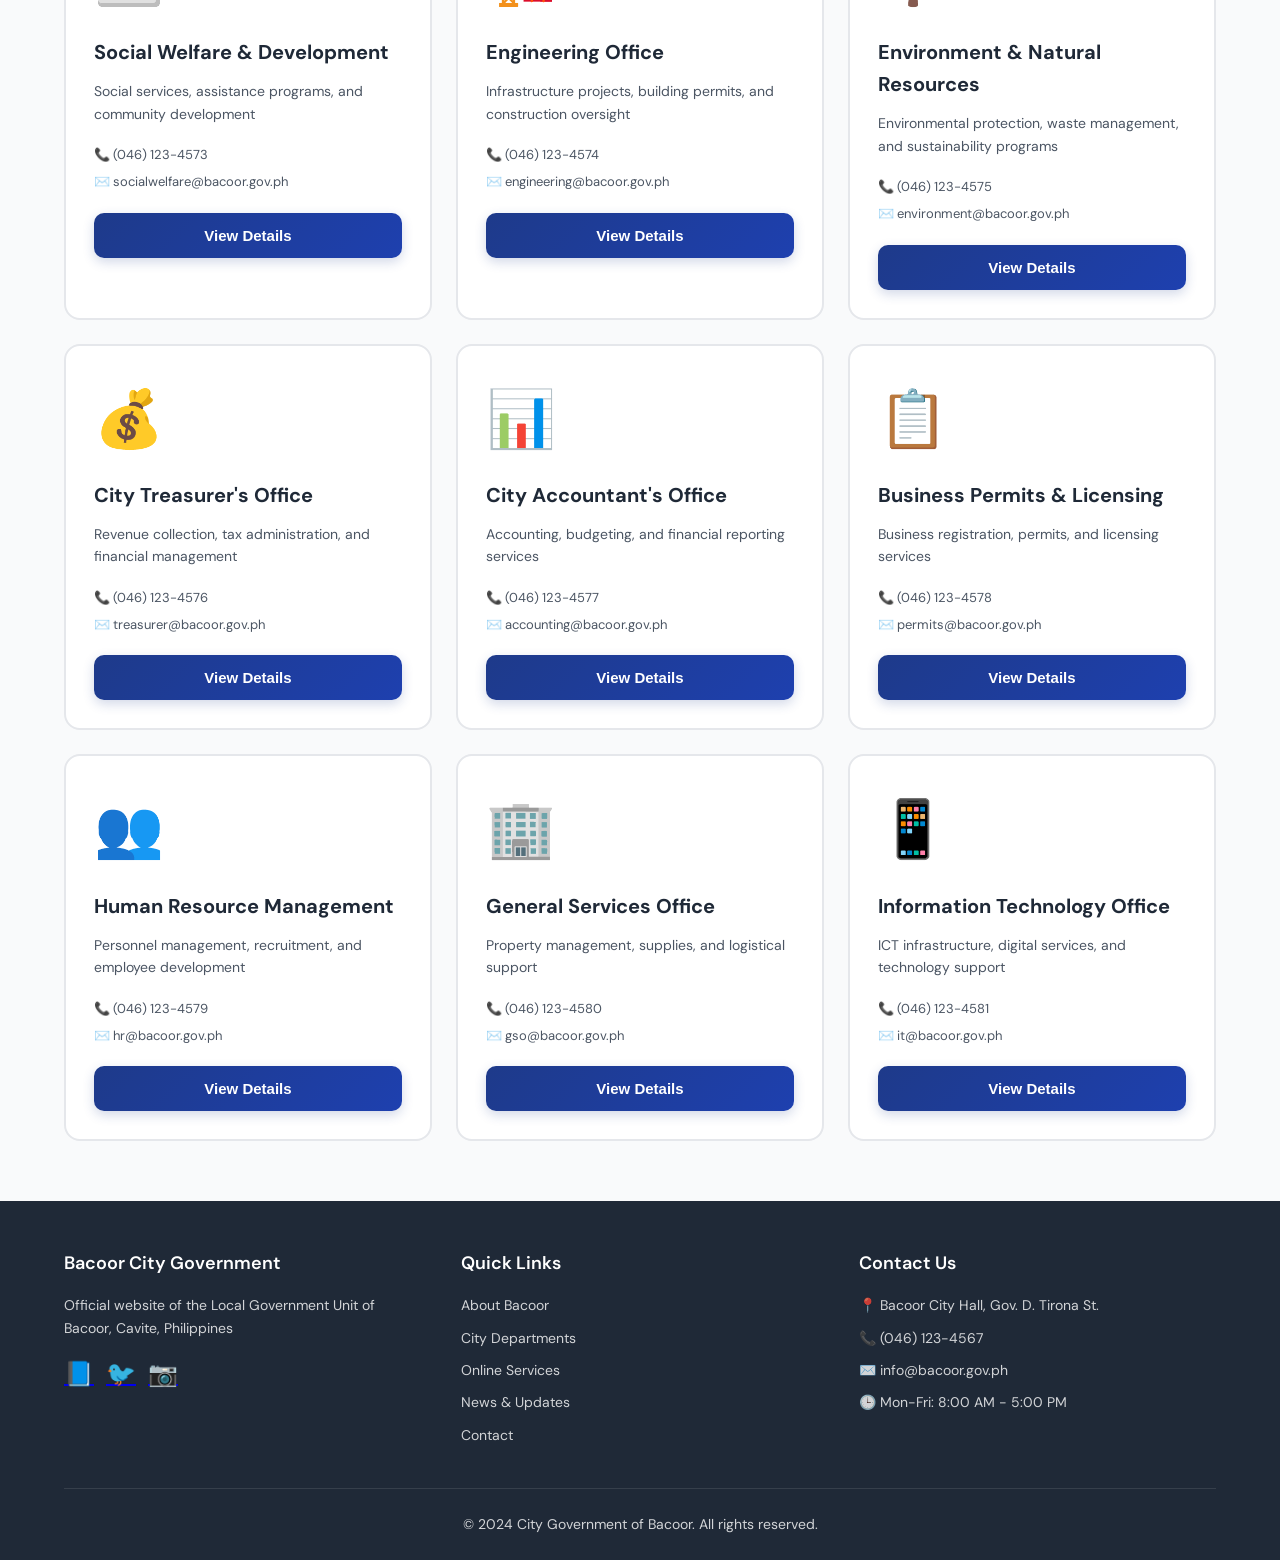
<file: departments.html>
<!DOCTYPE html>
<html lang="en">
<head>
    <meta charset="UTF-8">
    <meta name="viewport" content="width=device-width, initial-scale=1.0">
    <title>City Departments - Bacoor City LGU</title>
     <link rel="stylesheet" href="css/style.css">
    <link href="https://fonts.googleapis.com/css2?family=Crimson+Pro:wght@400;600;700&family=DM+Sans:wght@400;500;700&display=swap" rel="stylesheet">
</head>
<body>
    <!-- Header -->
    <header class="main-header">
        <div class="header-top">
            <div class="container">
                <div class="header-brand">
                    <div class="seal-container">
                        <div class="seal-placeholder">
                            <svg viewBox="0 0 100 100" fill="none" xmlns="http://www.w3.org/2000/svg">
                                <circle cx="50" cy="50" r="45" stroke="currentColor" stroke-width="2"/>
                                <circle cx="50" cy="50" r="35" stroke="currentColor" stroke-width="1.5"/>
                                <path d="M50 20 L55 35 L70 35 L58 45 L63 60 L50 50 L37 60 L42 45 L30 35 L45 35 Z" fill="currentColor"/>
                                <text x="50" y="85" font-size="12" text-anchor="middle" fill="currentColor" font-weight="bold">BACOOR</text>
                            </svg>
                        </div>
                    </div>
                    <div class="brand-text">
                        <h1>City of Bacoor</h1>
                        <p class="tagline">Lungsod ng Bacoor • Ciudad ng Bacoor</p>
                    </div>
                </div>
                <div class="header-search">
                    <input type="text" id="headerSearch" placeholder="Search services, departments...">
                    <button onclick="performSearch()">
                        <svg width="20" height="20" viewBox="0 0 24 24" fill="none" stroke="currentColor" stroke-width="2">
                            <circle cx="11" cy="11" r="8"></circle>
                            <path d="m21 21-4.35-4.35"></path>
                        </svg>
                    </button>
                </div>
            </div>
        </div>
        
        <nav class="main-nav">
            <div class="container">
                <ul class="nav-menu">
                    <li><a href="index.html">Home</a></li>
                    <li><a href="about.html">About Bacoor</a></li>
                    <li><a href="departments.html" class="active">Departments</a></li>
                    <li><a href="services.html">Public Services</a></li>
                    <li><a href="news.html">News & Announcements</a></li>
                    <li><a href="#contact">Contact</a></li>
                </ul>
            </div>
        </nav>
    </header>

    <!-- Page Header -->
    <section class="page-header">
        <div class="container">
            <h1 class="page-title">City Departments & Offices</h1>
            <p class="page-subtitle">Find the right office for your needs</p>
        </div>
    </section>

    <!-- Department Search & Filter -->
    <section class="department-search-section">
        <div class="container">
            <div class="search-filter-bar">
                <div class="search-box">
                    <input type="text" id="deptSearch" placeholder="Search departments or services..." oninput="filterDepartments()">
                    <svg width="20" height="20" viewBox="0 0 24 24" fill="none" stroke="currentColor" stroke-width="2">
                        <circle cx="11" cy="11" r="8"></circle>
                        <path d="m21 21-4.35-4.35"></path>
                    </svg>
                </div>
                <div class="filter-buttons">
                    <button class="filter-btn active" data-category="all" onclick="filterByCategory('all')">All</button>
                    <button class="filter-btn" data-category="executive" onclick="filterByCategory('executive')">Executive</button>
                    <button class="filter-btn" data-category="public-service" onclick="filterByCategory('public-service')">Public Service</button>
                    <button class="filter-btn" data-category="administrative" onclick="filterByCategory('administrative')">Administrative</button>
                </div>
            </div>
        </div>
    </section>

    <!-- Departments Grid -->
    <section class="departments-section">
        <div class="container">
            <div class="departments-grid" id="departmentsGrid">
                <!-- Executive Offices -->
                <div class="dept-card" data-category="executive">
                    <div class="dept-icon">🏛️</div>
                    <h3 class="dept-name">Office of the Mayor</h3>
                    <p class="dept-desc">Executive leadership and policy direction for the city government</p>
                    <div class="dept-contact">
                        <p>📞 (046) 123-4567</p>
                        <p>✉️ mayor@bacoor.gov.ph</p>
                    </div>
                    <button class="dept-btn" onclick="showDeptDetails('mayor')">View Details</button>
                </div>

                <div class="dept-card" data-category="executive">
                    <div class="dept-icon">⚖️</div>
                    <h3 class="dept-name">Office of the Vice Mayor</h3>
                    <p class="dept-desc">Presides over the Sangguniang Panlungsod and legislative functions</p>
                    <div class="dept-contact">
                        <p>📞 (046) 123-4568</p>
                        <p>✉️ vicemayor@bacoor.gov.ph</p>
                    </div>
                    <button class="dept-btn" onclick="showDeptDetails('vicemayor')">View Details</button>
                </div>

                <div class="dept-card" data-category="executive">
                    <div class="dept-icon">📜</div>
                    <h3 class="dept-name">Sangguniang Panlungsod</h3>
                    <p class="dept-desc">City legislative body responsible for creating local ordinances</p>
                    <div class="dept-contact">
                        <p>📞 (046) 123-4569</p>
                        <p>✉️ sanggunian@bacoor.gov.ph</p>
                    </div>
                    <button class="dept-btn" onclick="showDeptDetails('sanggunian')">View Details</button>
                </div>

                <!-- Public Service Departments -->
                <div class="dept-card" data-category="public-service">
                    <div class="dept-icon">🏥</div>
                    <h3 class="dept-name">City Health Office</h3>
                    <p class="dept-desc">Healthcare services, immunization programs, and health education</p>
                    <div class="dept-contact">
                        <p>📞 (046) 123-4570</p>
                        <p>✉️ health@bacoor.gov.ph</p>
                    </div>
                    <button class="dept-btn" onclick="showDeptDetails('health')">View Details</button>
                </div>

                <div class="dept-card" data-category="public-service">
                    <div class="dept-icon">🚨</div>
                    <h3 class="dept-name">Public Safety & Traffic Management</h3>
                    <p class="dept-desc">Maintaining peace and order, traffic regulation, and disaster response</p>
                    <div class="dept-contact">
                        <p>📞 (046) 123-4571</p>
                        <p>✉️ safety@bacoor.gov.ph</p>
                    </div>
                    <button class="dept-btn" onclick="showDeptDetails('safety')">View Details</button>
                </div>

                <div class="dept-card" data-category="public-service">
                    <div class="dept-icon">🎓</div>
                    <h3 class="dept-name">City Education Office</h3>
                    <p class="dept-desc">Educational programs, scholarship coordination, and school facilities</p>
                    <div class="dept-contact">
                        <p>📞 (046) 123-4572</p>
                        <p>✉️ education@bacoor.gov.ph</p>
                    </div>
                    <button class="dept-btn" onclick="showDeptDetails('education')">View Details</button>
                </div>

                <div class="dept-card" data-category="public-service">
                    <div class="dept-icon">👨‍👩‍👧‍👦</div>
                    <h3 class="dept-name">Social Welfare & Development</h3>
                    <p class="dept-desc">Social services, assistance programs, and community development</p>
                    <div class="dept-contact">
                        <p>📞 (046) 123-4573</p>
                        <p>✉️ socialwelfare@bacoor.gov.ph</p>
                    </div>
                    <button class="dept-btn" onclick="showDeptDetails('welfare')">View Details</button>
                </div>

                <div class="dept-card" data-category="public-service">
                    <div class="dept-icon">🏗️</div>
                    <h3 class="dept-name">Engineering Office</h3>
                    <p class="dept-desc">Infrastructure projects, building permits, and construction oversight</p>
                    <div class="dept-contact">
                        <p>📞 (046) 123-4574</p>
                        <p>✉️ engineering@bacoor.gov.ph</p>
                    </div>
                    <button class="dept-btn" onclick="showDeptDetails('engineering')">View Details</button>
                </div>

                <div class="dept-card" data-category="public-service">
                    <div class="dept-icon">🌳</div>
                    <h3 class="dept-name">Environment & Natural Resources</h3>
                    <p class="dept-desc">Environmental protection, waste management, and sustainability programs</p>
                    <div class="dept-contact">
                        <p>📞 (046) 123-4575</p>
                        <p>✉️ environment@bacoor.gov.ph</p>
                    </div>
                    <button class="dept-btn" onclick="showDeptDetails('environment')">View Details</button>
                </div>

                <!-- Administrative Offices -->
                <div class="dept-card" data-category="administrative">
                    <div class="dept-icon">💰</div>
                    <h3 class="dept-name">City Treasurer's Office</h3>
                    <p class="dept-desc">Revenue collection, tax administration, and financial management</p>
                    <div class="dept-contact">
                        <p>📞 (046) 123-4576</p>
                        <p>✉️ treasurer@bacoor.gov.ph</p>
                    </div>
                    <button class="dept-btn" onclick="showDeptDetails('treasurer')">View Details</button>
                </div>

                <div class="dept-card" data-category="administrative">
                    <div class="dept-icon">📊</div>
                    <h3 class="dept-name">City Accountant's Office</h3>
                    <p class="dept-desc">Accounting, budgeting, and financial reporting services</p>
                    <div class="dept-contact">
                        <p>📞 (046) 123-4577</p>
                        <p>✉️ accounting@bacoor.gov.ph</p>
                    </div>
                    <button class="dept-btn" onclick="showDeptDetails('accounting')">View Details</button>
                </div>

                <div class="dept-card" data-category="administrative">
                    <div class="dept-icon">📋</div>
                    <h3 class="dept-name">Business Permits & Licensing</h3>
                    <p class="dept-desc">Business registration, permits, and licensing services</p>
                    <div class="dept-contact">
                        <p>📞 (046) 123-4578</p>
                        <p>✉️ permits@bacoor.gov.ph</p>
                    </div>
                    <button class="dept-btn" onclick="showDeptDetails('permits')">View Details</button>
                </div>

                <div class="dept-card" data-category="administrative">
                    <div class="dept-icon">👥</div>
                    <h3 class="dept-name">Human Resource Management</h3>
                    <p class="dept-desc">Personnel management, recruitment, and employee development</p>
                    <div class="dept-contact">
                        <p>📞 (046) 123-4579</p>
                        <p>✉️ hr@bacoor.gov.ph</p>
                    </div>
                    <button class="dept-btn" onclick="showDeptDetails('hr')">View Details</button>
                </div>

                <div class="dept-card" data-category="administrative">
                    <div class="dept-icon">🏢</div>
                    <h3 class="dept-name">General Services Office</h3>
                    <p class="dept-desc">Property management, supplies, and logistical support</p>
                    <div class="dept-contact">
                        <p>📞 (046) 123-4580</p>
                        <p>✉️ gso@bacoor.gov.ph</p>
                    </div>
                    <button class="dept-btn" onclick="showDeptDetails('gso')">View Details</button>
                </div>

                <div class="dept-card" data-category="administrative">
                    <div class="dept-icon">📱</div>
                    <h3 class="dept-name">Information Technology Office</h3>
                    <p class="dept-desc">ICT infrastructure, digital services, and technology support</p>
                    <div class="dept-contact">
                        <p>📞 (046) 123-4581</p>
                        <p>✉️ it@bacoor.gov.ph</p>
                    </div>
                    <button class="dept-btn" onclick="showDeptDetails('it')">View Details</button>
                </div>
            </div>

            <div id="noResults" class="no-results" style="display: none;">
                <p>No departments found matching your search.</p>
            </div>
        </div>
    </section>

    <!-- Modal for Department Details -->
    <div id="deptModal" class="modal">
        <div class="modal-content">
            <span class="modal-close" onclick="closeModal()">&times;</span>
            <div id="modalBody"></div>
        </div>
    </div>

    <!-- Footer -->
    <footer class="main-footer">
        <div class="container">
            <div class="footer-grid">
                <div class="footer-section">
                    <h3>Bacoor City Government</h3>
                    <p>Official website of the Local Government Unit of Bacoor, Cavite, Philippines</p>
                    <div class="social-links">
                        <a href="#" aria-label="Facebook">📘</a>
                        <a href="#" aria-label="Twitter">🐦</a>
                        <a href="#" aria-label="Instagram">📷</a>
                    </div>
                </div>
                <div class="footer-section">
                    <h3>Quick Links</h3>
                    <ul>
                        <li><a href="about.html">About Bacoor</a></li>
                        <li><a href="departments.html">City Departments</a></li>
                        <li><a href="services.html">Online Services</a></li>
                        <li><a href="news.html">News & Updates</a></li>
                        <li><a href="contact.html">Contact</a></li>
                    </ul>
                </div>
                <div class="footer-section">
                    <h3>Contact Us</h3>
                    <ul>
                        <li>📍 Bacoor City Hall, Gov. D. Tirona St.</li>
                        <li>📞 (046) 123-4567</li>
                        <li>✉️ info@bacoor.gov.ph</li>
                        <li>🕒 Mon-Fri: 8:00 AM - 5:00 PM</li>
                    </ul>
                </div>
            </div>
            <div class="footer-bottom">
                <p>&copy; 2024 City Government of Bacoor. All rights reserved.</p>
            </div>
        </div>
    </footer>

    <script src="Script/script.js"></script>
</body>

</html>
</file>
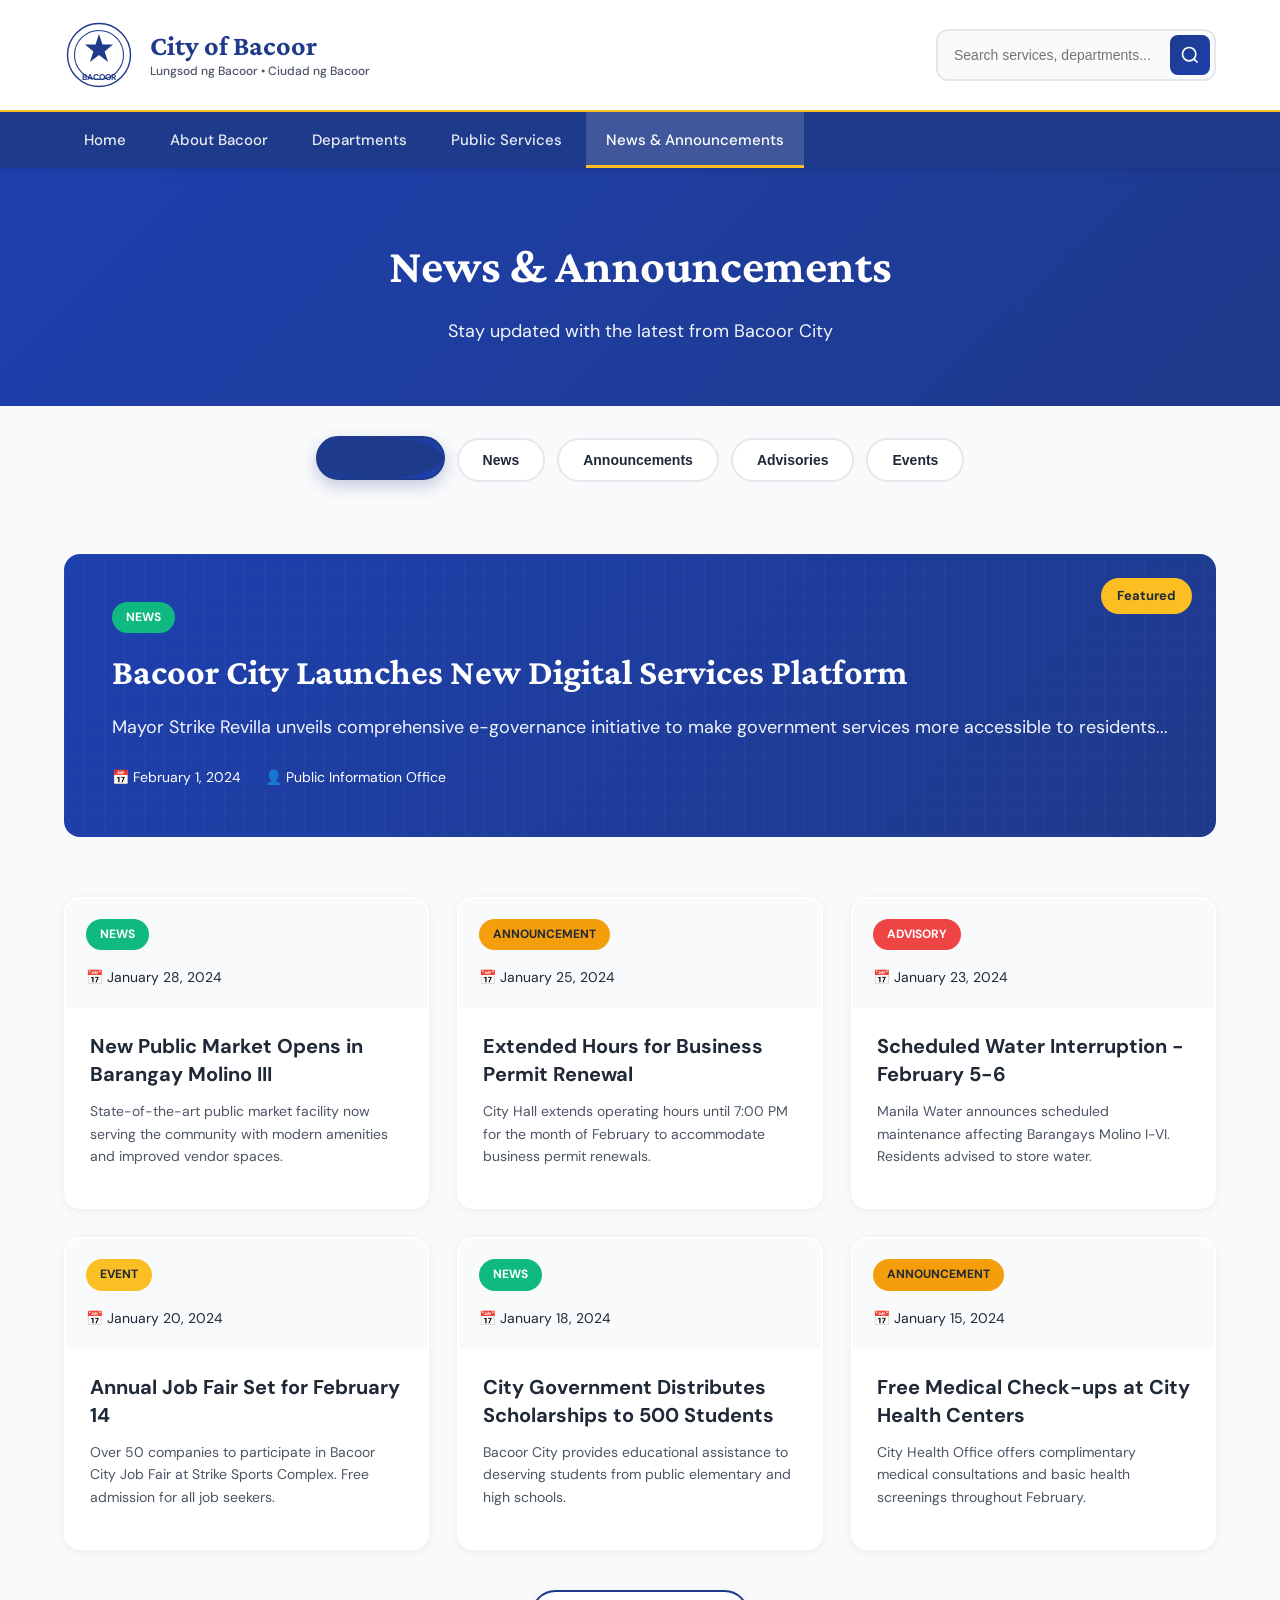
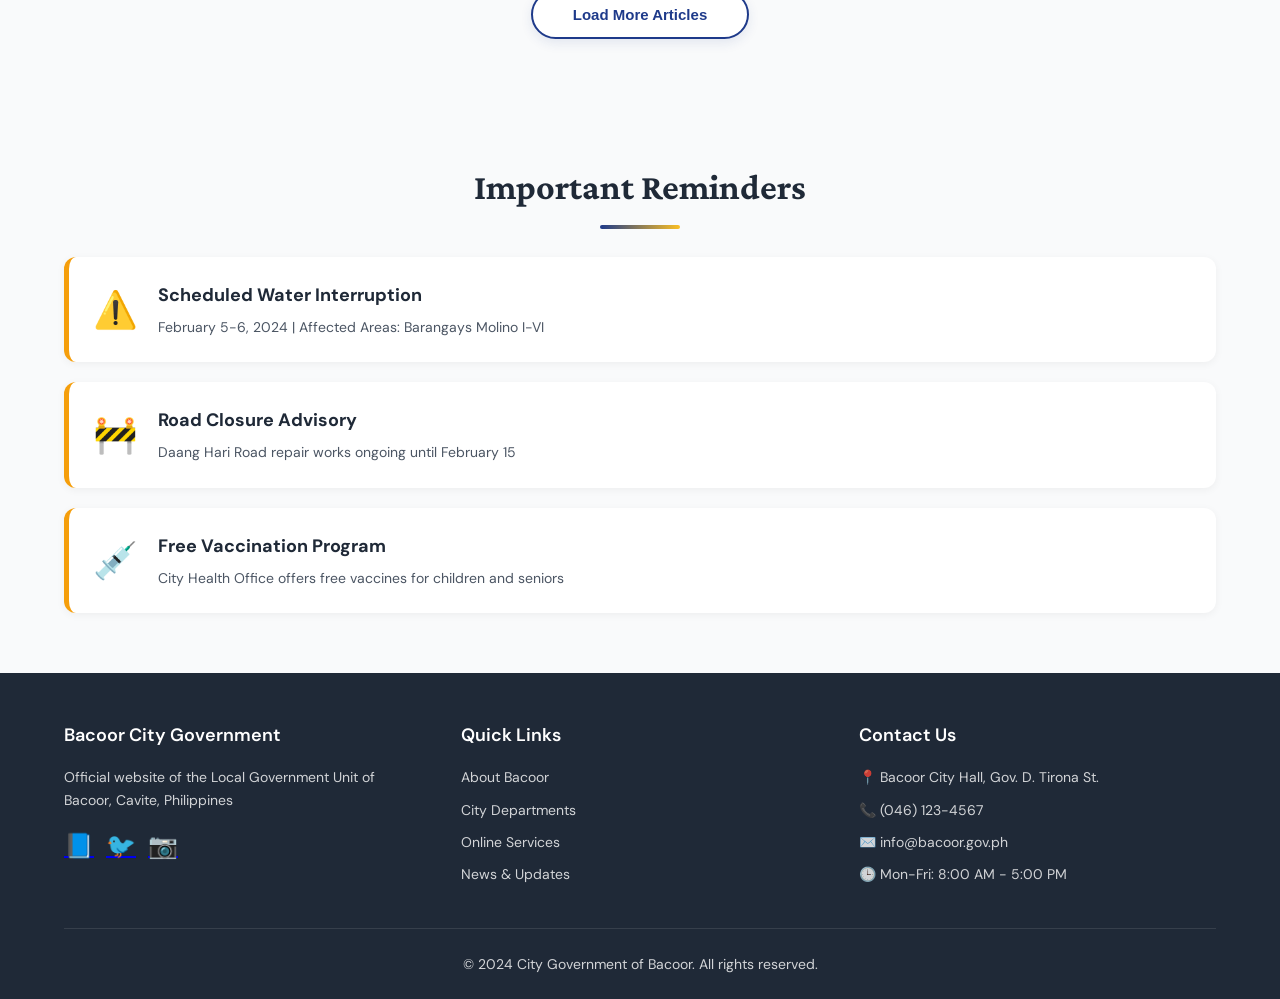
<file: news.html>
<!DOCTYPE html>
<html lang="en">
<head>
    <meta charset="UTF-8">
    <meta name="viewport" content="width=device-width, initial-scale=1.0">
    <title>News & Announcements - Bacoor City LGU</title>
     <link rel="stylesheet" href="css/style.css">
    <link href="https://fonts.googleapis.com/css2?family=Crimson+Pro:wght@400;600;700&family=DM+Sans:wght@400;500;700&display=swap" rel="stylesheet">
</head>
<body>
    <!-- Header -->
    <header class="main-header">
        <div class="header-top">
            <div class="container">
                <div class="header-brand">
                    <div class="seal-container">
                        <div class="seal-placeholder">
                            <svg viewBox="0 0 100 100" fill="none" xmlns="http://www.w3.org/2000/svg">
                                <circle cx="50" cy="50" r="45" stroke="currentColor" stroke-width="2"/>
                                <circle cx="50" cy="50" r="35" stroke="currentColor" stroke-width="1.5"/>
                                <path d="M50 20 L55 35 L70 35 L58 45 L63 60 L50 50 L37 60 L42 45 L30 35 L45 35 Z" fill="currentColor"/>
                                <text x="50" y="85" font-size="12" text-anchor="middle" fill="currentColor" font-weight="bold">BACOOR</text>
                            </svg>
                        </div>
                    </div>
                    <div class="brand-text">
                        <h1>City of Bacoor</h1>
                        <p class="tagline">Lungsod ng Bacoor • Ciudad ng Bacoor</p>
                    </div>
                </div>
                <div class="header-search">
                    <input type="text" id="headerSearch" placeholder="Search services, departments...">
                    <button onclick="performSearch()">
                        <svg width="20" height="20" viewBox="0 0 24 24" fill="none" stroke="currentColor" stroke-width="2">
                            <circle cx="11" cy="11" r="8"></circle>
                            <path d="m21 21-4.35-4.35"></path>
                        </svg>
                    </button>
                </div>
            </div>
        </div>
        
        <nav class="main-nav">
            <div class="container">
                <ul class="nav-menu">
                    <li><a href="index.html">Home</a></li>
                    <li><a href="about.html">About Bacoor</a></li>
                    <li><a href="departments.html">Departments</a></li>
                    <li><a href="services.html">Public Services</a></li>
                    <li><a href="news.html" class="active">News & Announcements</a></li>
                </ul>
            </div>
        </nav>
    </header>

    <!-- Page Header -->
    <section class="page-header">
        <div class="container">
            <h1 class="page-title">News & Announcements</h1>
            <p class="page-subtitle">Stay updated with the latest from Bacoor City</p>
        </div>
    </section>

    <!-- News Filter -->
    <section class="news-filter-section">
        <div class="container">
            <div class="filter-bar">
                <div class="filter-buttons">
                    <button class="filter-btn active" data-type="all" onclick="filterNews('all')">All Updates</button>
                    <button class="filter-btn" data-type="news" onclick="filterNews('news')">News</button>
                    <button class="filter-btn" data-type="announcement" onclick="filterNews('announcement')">Announcements</button>
                    <button class="filter-btn" data-type="advisory" onclick="filterNews('advisory')">Advisories</button>
                    <button class="filter-btn" data-type="event" onclick="filterNews('event')">Events</button>
                </div>
            </div>
        </div>
    </section>

    <!-- Featured News -->
    <section class="featured-news-section">
        <div class="container">
            <div class="featured-news-card" onclick="openNewsModal('featured-1')">
                <div class="featured-news-badge">Featured</div>
                <div class="featured-news-content">
                    <span class="news-category news-category-news">News</span>
                    <h2 class="featured-news-title">Bacoor City Launches New Digital Services Platform</h2>
                    <p class="featured-news-excerpt">Mayor Strike Revilla unveils comprehensive e-governance initiative to make government services more accessible to residents...</p>
                    <div class="news-meta">
                        <span class="news-date">📅 February 1, 2024</span>
                        <span class="news-author">👤 Public Information Office</span>
                    </div>
                </div>
            </div>
        </div>
    </section>

    <!-- News Grid -->
    <section class="news-grid-section">
        <div class="container">
            <div class="news-grid" id="newsGrid">
                <!-- News items will be loaded dynamically -->
            </div>
            
            <div class="load-more">
                <button onclick="loadMoreNews()" class="btn-secondary">Load More Articles</button>
            </div>
        </div>
    </section>

    <!-- News Modal -->
    <div id="newsModal" class="modal">
        <div class="modal-content news-modal-content">
            <span class="modal-close" onclick="closeNewsModal()">&times;</span>
            <div id="newsModalBody"></div>
        </div>
    </div>

    <!-- Announcements Sidebar -->
    <section class="important-announcements">
        <div class="container">
            <h2 class="section-title">Important Reminders</h2>
            <div class="announcements-list">
                <div class="announcement-item" onclick="showAnnouncementModal('ann-1')">
                    <div class="announcement-icon">⚠️</div>
                    <div class="announcement-content">
                        <h3>Scheduled Water Interruption</h3>
                        <p>February 5-6, 2024 | Affected Areas: Barangays Molino I-VI</p>
                    </div>
                </div>
                <div class="announcement-item" onclick="showAnnouncementModal('ann-2')">
                    <div class="announcement-icon">🚧</div>
                    <div class="announcement-content">
                        <h3>Road Closure Advisory</h3>
                        <p>Daang Hari Road repair works ongoing until February 15</p>
                    </div>
                </div>
                <div class="announcement-item" onclick="showAnnouncementModal('ann-3')">
                    <div class="announcement-icon">💉</div>
                    <div class="announcement-content">
                        <h3>Free Vaccination Program</h3>
                        <p>City Health Office offers free vaccines for children and seniors</p>
                    </div>
                </div>
            </div>
        </div>
    </section>

    <!-- Footer -->
    <footer class="main-footer">
        <div class="container">
            <div class="footer-grid">
                <div class="footer-section">
                    <h3>Bacoor City Government</h3>
                    <p>Official website of the Local Government Unit of Bacoor, Cavite, Philippines</p>
                    <div class="social-links">
                        <a href="#" aria-label="Facebook">📘</a>
                        <a href="#" aria-label="Twitter">🐦</a>
                        <a href="#" aria-label="Instagram">📷</a>
                    </div>
                </div>
                <div class="footer-section">
                    <h3>Quick Links</h3>
                    <ul>
                        <li><a href="about.html">About Bacoor</a></li>
                        <li><a href="departments.html">City Departments</a></li>
                        <li><a href="services.html">Online Services</a></li>
                        <li><a href="news.html">News & Updates</a></li>
                    </ul>
                </div>
                <div class="footer-section">
                    <h3>Contact Us</h3>
                    <ul>
                        <li>📍 Bacoor City Hall, Gov. D. Tirona St.</li>
                        <li>📞 (046) 123-4567</li>
                        <li>✉️ info@bacoor.gov.ph</li>
                        <li>🕒 Mon-Fri: 8:00 AM - 5:00 PM</li>
                    </ul>
                </div>
            </div>
            <div class="footer-bottom">
                <p>&copy; 2024 City Government of Bacoor. All rights reserved.</p>
            </div>
        </div>
    </footer>

    <script src="Script/script.js"></script>
</body>

</html>
</file>
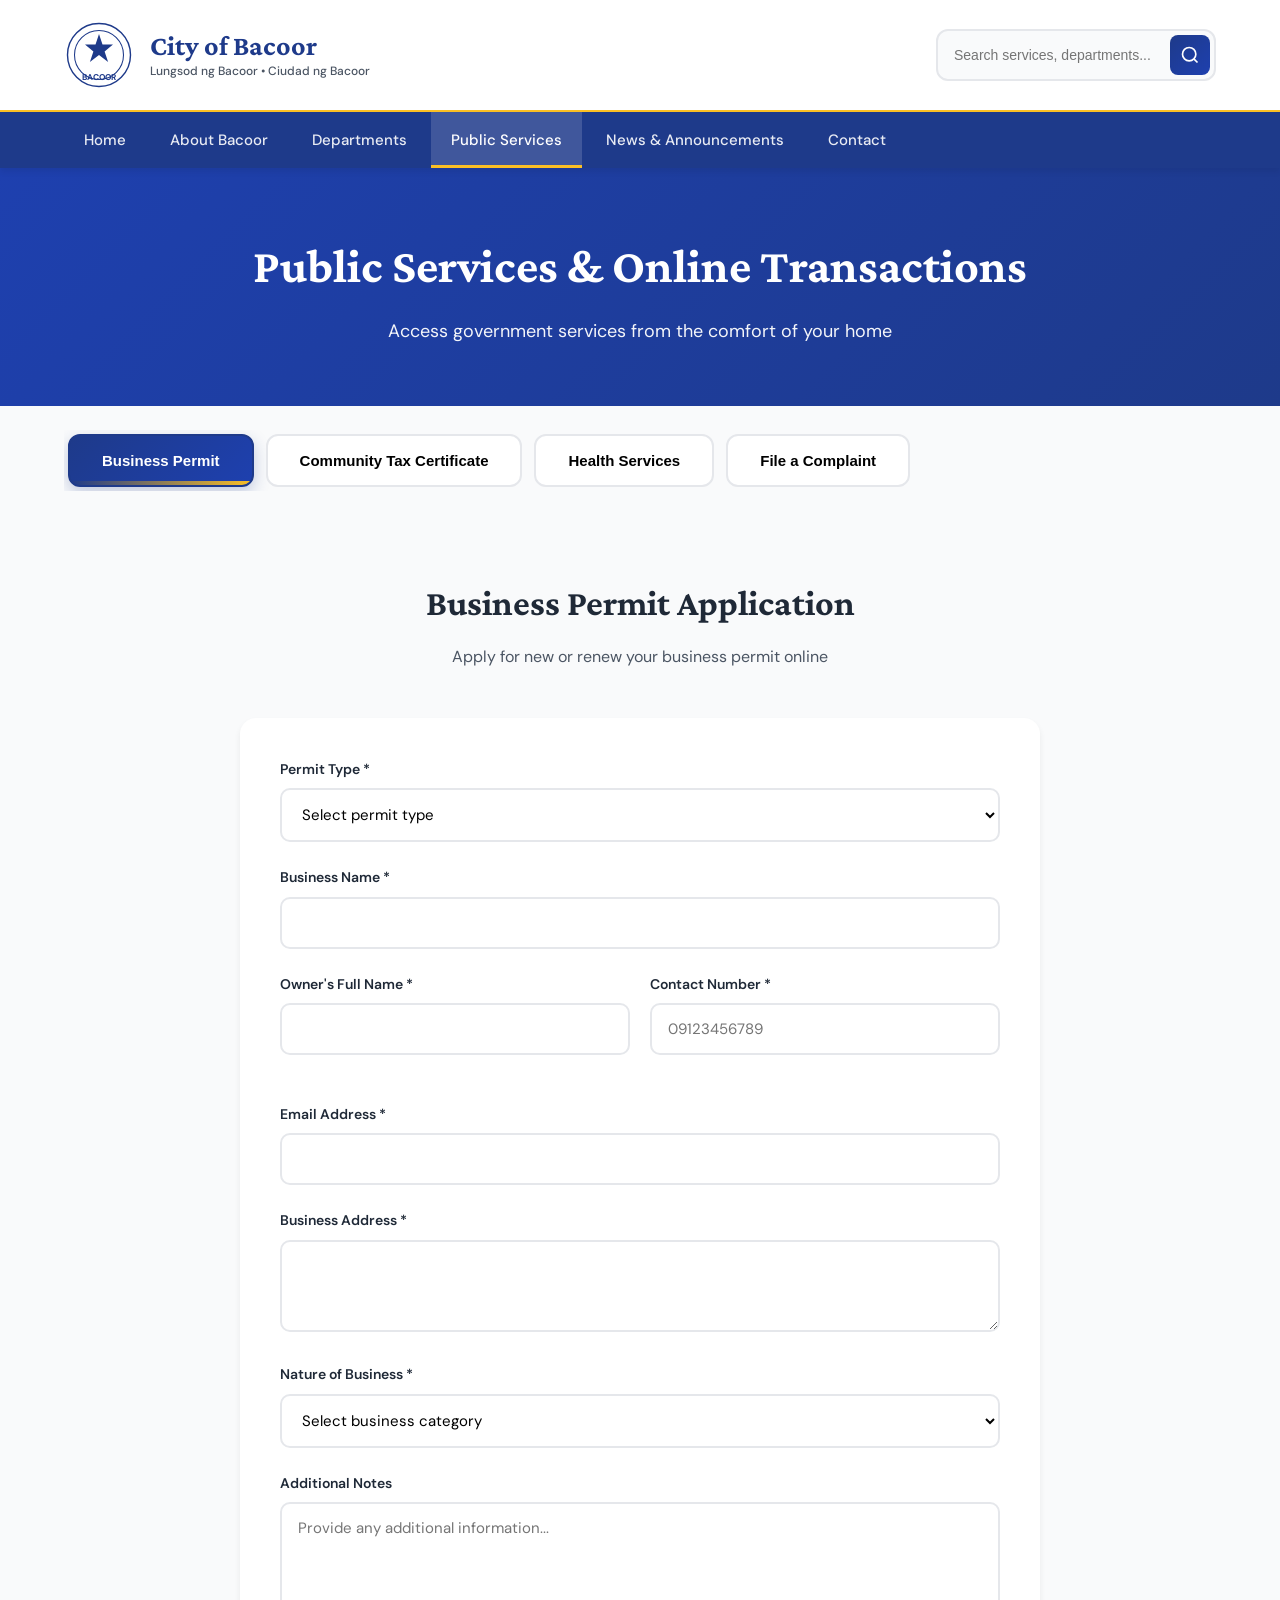
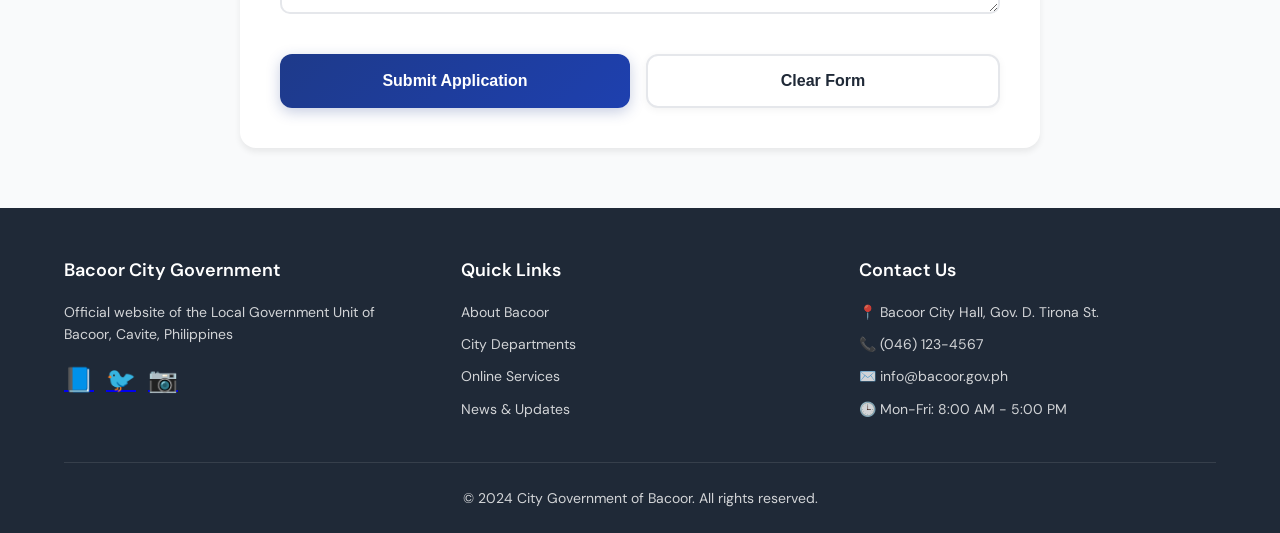
<file: services.html>
<!DOCTYPE html>
<html lang="en">
<head>
    <meta charset="UTF-8">
    <meta name="viewport" content="width=device-width, initial-scale=1.0">
    <title>Public Services - Bacoor City LGU</title>
    <link rel="stylesheet" href="css/style.css">
    <link href="https://fonts.googleapis.com/css2?family=Crimson+Pro:wght@400;600;700&family=DM+Sans:wght@400;500;700&display=swap" rel="stylesheet">
</head>
<body>
    <!-- Header -->
    <header class="main-header">
        <div class="header-top">
            <div class="container">
                <div class="header-brand">
                    <div class="seal-container">
                        <div class="seal-placeholder">
                            <svg viewBox="0 0 100 100" fill="none" xmlns="http://www.w3.org/2000/svg">
                                <circle cx="50" cy="50" r="45" stroke="currentColor" stroke-width="2"/>
                                <circle cx="50" cy="50" r="35" stroke="currentColor" stroke-width="1.5"/>
                                <path d="M50 20 L55 35 L70 35 L58 45 L63 60 L50 50 L37 60 L42 45 L30 35 L45 35 Z" fill="currentColor"/>
                                <text x="50" y="85" font-size="12" text-anchor="middle" fill="currentColor" font-weight="bold">BACOOR</text>
                            </svg>
                        </div>
                    </div>
                    <div class="brand-text">
                        <h1>City of Bacoor</h1>
                        <p class="tagline">Lungsod ng Bacoor • Ciudad ng Bacoor</p>
                    </div>
                </div>
                <div class="header-search">
                    <input type="text" id="headerSearch" placeholder="Search services, departments...">
                    <button onclick="performSearch()">
                        <svg width="20" height="20" viewBox="0 0 24 24" fill="none" stroke="currentColor" stroke-width="2">
                            <circle cx="11" cy="11" r="8"></circle>
                            <path d="m21 21-4.35-4.35"></path>
                        </svg>
                    </button>
                </div>
            </div>
        </div>
        
        <nav class="main-nav">
            <div class="container">
                <ul class="nav-menu">
                    <li><a href="index.html">Home</a></li>
                    <li><a href="about.html">About Bacoor</a></li>
                    <li><a href="departments.html">Departments</a></li>
                    <li><a href="services.html" class="active">Public Services</a></li>
                    <li><a href="news.html">News & Announcements</a></li>
                    <li><a href="#contact">Contact</a></li>
                </ul>
            </div>
        </nav>
    </header>

    <!-- Page Header -->
    <section class="page-header">
        <div class="container">
            <h1 class="page-title">Public Services & Online Transactions</h1>
            <p class="page-subtitle">Access government services from the comfort of your home</p>
        </div>
    </section>

    <!-- Services Navigation -->
    <section class="services-nav-section">
        <div class="container">
            <div class="services-tabs">
                <button class="tab-btn active" onclick="showService('business-permit')">Business Permit</button>
                <button class="tab-btn" onclick="showService('cedula')">Community Tax Certificate</button>
                <button class="tab-btn" onclick="showService('health')">Health Services</button>
                <button class="tab-btn" onclick="showService('complaints')">File a Complaint</button>
            </div>
        </div>
    </section>

    <!-- Service Forms -->
    <section class="services-content">
        <div class="container">
            <!-- Business Permit Form -->
            <div id="business-permit" class="service-panel active">
                <div class="service-header">
                    <h2>Business Permit Application</h2>
                    <p>Apply for new or renew your business permit online</p>
                </div>
                <form class="service-form" onsubmit="submitForm(event, 'business-permit')">
                    <div class="form-group">
                        <label for="bp-type">Permit Type *</label>
                        <select id="bp-type" required>
                            <option value="">Select permit type</option>
                            <option value="new">New Business Permit</option>
                            <option value="renewal">Renewal</option>
                            <option value="amendment">Amendment</option>
                        </select>
                    </div>

                    <div class="form-group">
                        <label for="bp-business-name">Business Name *</label>
                        <input type="text" id="bp-business-name" required>
                    </div>

                    <div class="form-row">
                        <div class="form-group">
                            <label for="bp-owner-name">Owner's Full Name *</label>
                            <input type="text" id="bp-owner-name" required>
                        </div>
                        <div class="form-group">
                            <label for="bp-contact">Contact Number *</label>
                            <input type="tel" id="bp-contact" pattern="[0-9]{11}" placeholder="09123456789" required>
                        </div>
                    </div>

                    <div class="form-group">
                        <label for="bp-email">Email Address *</label>
                        <input type="email" id="bp-email" required>
                    </div>

                    <div class="form-group">
                        <label for="bp-address">Business Address *</label>
                        <textarea id="bp-address" rows="3" required></textarea>
                    </div>

                    <div class="form-group">
                        <label for="bp-nature">Nature of Business *</label>
                        <select id="bp-nature" required>
                            <option value="">Select business category</option>
                            <option value="retail">Retail Trade</option>
                            <option value="food">Food & Beverage</option>
                            <option value="manufacturing">Manufacturing</option>
                            <option value="services">Professional Services</option>
                            <option value="other">Other</option>
                        </select>
                    </div>

                    <div class="form-group">
                        <label for="bp-notes">Additional Notes</label>
                        <textarea id="bp-notes" rows="4" placeholder="Provide any additional information..."></textarea>
                    </div>

                    <div class="form-actions">
                        <button type="submit" class="btn-primary">Submit Application</button>
                        <button type="reset" class="btn-secondary">Clear Form</button>
                    </div>
                </form>
            </div>

            <!-- Community Tax Certificate Form -->
            <div id="cedula" class="service-panel">
                <div class="service-header">
                    <h2>Community Tax Certificate (Cedula)</h2>
                    <p>Apply for your Community Tax Certificate online</p>
                </div>
                <form class="service-form" onsubmit="submitForm(event, 'cedula')">
                    <div class="form-row">
                        <div class="form-group">
                            <label for="ced-firstname">First Name *</label>
                            <input type="text" id="ced-firstname" required>
                        </div>
                        <div class="form-group">
                            <label for="ced-middlename">Middle Name</label>
                            <input type="text" id="ced-middlename">
                        </div>
                        <div class="form-group">
                            <label for="ced-lastname">Last Name *</label>
                            <input type="text" id="ced-lastname" required>
                        </div>
                    </div>

                    <div class="form-row">
                        <div class="form-group">
                            <label for="ced-birthdate">Date of Birth *</label>
                            <input type="date" id="ced-birthdate" required>
                        </div>
                        <div class="form-group">
                            <label for="ced-gender">Gender *</label>
                            <select id="ced-gender" required>
                                <option value="">Select gender</option>
                                <option value="male">Male</option>
                                <option value="female">Female</option>
                            </select>
                        </div>
                    </div>

                    <div class="form-group">
                        <label for="ced-address">Complete Address *</label>
                        <textarea id="ced-address" rows="3" required></textarea>
                    </div>

                    <div class="form-row">
                        <div class="form-group">
                            <label for="ced-occupation">Occupation *</label>
                            <input type="text" id="ced-occupation" required>
                        </div>
                        <div class="form-group">
                            <label for="ced-income">Annual Gross Income *</label>
                            <input type="number" id="ced-income" min="0" step="0.01" required>
                        </div>
                    </div>

                    <div class="form-row">
                        <div class="form-group">
                            <label for="ced-contact">Contact Number *</label>
                            <input type="tel" id="ced-contact" pattern="[0-9]{11}" placeholder="09123456789" required>
                        </div>
                        <div class="form-group">
                            <label for="ced-email">Email Address *</label>
                            <input type="email" id="ced-email" required>
                        </div>
                    </div>

                    <div class="form-actions">
                        <button type="submit" class="btn-primary">Submit Application</button>
                        <button type="reset" class="btn-secondary">Clear Form</button>
                    </div>
                </form>
            </div>

            <!-- Health Services Form -->
            <div id="health" class="service-panel">
                <div class="service-header">
                    <h2>Health Services Appointment</h2>
                    <p>Schedule an appointment for health consultations and services</p>
                </div>
                <form class="service-form" onsubmit="submitForm(event, 'health')">
                    <div class="form-group">
                        <label for="hs-service">Service Type *</label>
                        <select id="hs-service" required>
                            <option value="">Select service</option>
                            <option value="consultation">Medical Consultation</option>
                            <option value="immunization">Immunization</option>
                            <option value="prenatal">Prenatal Care</option>
                            <option value="dental">Dental Services</option>
                            <option value="medical-cert">Medical Certificate</option>
                        </select>
                    </div>

                    <div class="form-row">
                        <div class="form-group">
                            <label for="hs-name">Full Name *</label>
                            <input type="text" id="hs-name" required>
                        </div>
                        <div class="form-group">
                            <label for="hs-age">Age *</label>
                            <input type="number" id="hs-age" min="0" max="150" required>
                        </div>
                    </div>

                    <div class="form-row">
                        <div class="form-group">
                            <label for="hs-date">Preferred Date *</label>
                            <input type="date" id="hs-date" required>
                        </div>
                        <div class="form-group">
                            <label for="hs-time">Preferred Time *</label>
                            <select id="hs-time" required>
                                <option value="">Select time</option>
                                <option value="08:00">8:00 AM</option>
                                <option value="09:00">9:00 AM</option>
                                <option value="10:00">10:00 AM</option>
                                <option value="11:00">11:00 AM</option>
                                <option value="13:00">1:00 PM</option>
                                <option value="14:00">2:00 PM</option>
                                <option value="15:00">3:00 PM</option>
                            </select>
                        </div>
                    </div>

                    <div class="form-group">
                        <label for="hs-contact">Contact Number *</label>
                        <input type="tel" id="hs-contact" pattern="[0-9]{11}" placeholder="09123456789" required>
                    </div>

                    <div class="form-group">
                        <label for="hs-address">Complete Address *</label>
                        <textarea id="hs-address" rows="3" required></textarea>
                    </div>

                    <div class="form-group">
                        <label for="hs-concern">Health Concern/Purpose *</label>
                        <textarea id="hs-concern" rows="4" required></textarea>
                    </div>

                    <div class="form-actions">
                        <button type="submit" class="btn-primary">Book Appointment</button>
                        <button type="reset" class="btn-secondary">Clear Form</button>
                    </div>
                </form>
            </div>

            <!-- Complaints Form -->
            <div id="complaints" class="service-panel">
                <div class="service-header">
                    <h2>File a Complaint or Report</h2>
                    <p>Report issues, concerns, or complaints to the city government</p>
                </div>
                <form class="service-form" onsubmit="submitForm(event, 'complaints')">
                    <div class="form-group">
                        <label for="comp-category">Complaint Category *</label>
                        <select id="comp-category" required>
                            <option value="">Select category</option>
                            <option value="traffic">Traffic & Road Issues</option>
                            <option value="garbage">Garbage & Sanitation</option>
                            <option value="noise">Noise Pollution</option>
                            <option value="illegal">Illegal Activities</option>
                            <option value="public-safety">Public Safety</option>
                            <option value="facilities">Public Facilities</option>
                            <option value="other">Other</option>
                        </select>
                    </div>

                    <div class="form-group">
                        <label for="comp-subject">Subject/Title *</label>
                        <input type="text" id="comp-subject" required>
                    </div>

                    <div class="form-group">
                        <label for="comp-location">Location/Address *</label>
                        <textarea id="comp-location" rows="2" placeholder="Specify the exact location of the issue" required></textarea>
                    </div>

                    <div class="form-group">
                        <label for="comp-description">Detailed Description *</label>
                        <textarea id="comp-description" rows="6" placeholder="Provide a detailed description of your complaint..." required></textarea>
                    </div>

                    <div class="form-row">
                        <div class="form-group">
                            <label for="comp-name">Your Full Name *</label>
                            <input type="text" id="comp-name" required>
                        </div>
                        <div class="form-group">
                            <label for="comp-contact">Contact Number *</label>
                            <input type="tel" id="comp-contact" pattern="[0-9]{11}" placeholder="09123456789" required>
                        </div>
                    </div>

                    <div class="form-group">
                        <label for="comp-email">Email Address *</label>
                        <input type="email" id="comp-email" required>
                    </div>

                    <div class="form-group checkbox-group">
                        <input type="checkbox" id="comp-anonymous">
                        <label for="comp-anonymous">File this complaint anonymously (your contact info will be kept confidential)</label>
                    </div>

                    <div class="form-actions">
                        <button type="submit" class="btn-primary">Submit Complaint</button>
                        <button type="reset" class="btn-secondary">Clear Form</button>
                    </div>
                </form>
            </div>
        </div>
    </section>

    <!-- Success Modal -->
    <div id="successModal" class="modal">
        <div class="modal-content success-modal">
            <div class="success-icon">✓</div>
            <h2>Submission Successful!</h2>
            <p id="successMessage"></p>
            <button onclick="closeSuccessModal()" class="btn-primary">Close</button>
        </div>
    </div>

    <!-- Footer -->
    <footer class="main-footer">
        <div class="container">
            <div class="footer-grid">
                <div class="footer-section">
                    <h3>Bacoor City Government</h3>
                    <p>Official website of the Local Government Unit of Bacoor, Cavite, Philippines</p>
                    <div class="social-links">
                        <a href="#" aria-label="Facebook">📘</a>
                        <a href="#" aria-label="Twitter">🐦</a>
                        <a href="#" aria-label="Instagram">📷</a>
                    </div>
                </div>
                <div class="footer-section">
                    <h3>Quick Links</h3>
                    <ul>
                        <li><a href="about.html">About Bacoor</a></li>
                        <li><a href="departments.html">City Departments</a></li>
                        <li><a href="services.html">Online Services</a></li>
                        <li><a href="news.html">News & Updates</a></li>
                    </ul>
                </div>
                <div class="footer-section">
                    <h3>Contact Us</h3>
                    <ul>
                        <li>📍 Bacoor City Hall, Gov. D. Tirona St.</li>
                        <li>📞 (046) 123-4567</li>
                        <li>✉️ info@bacoor.gov.ph</li>
                        <li>🕒 Mon-Fri: 8:00 AM - 5:00 PM</li>
                    </ul>
                </div>
            </div>
            <div class="footer-bottom">
                <p>&copy; 2024 City Government of Bacoor. All rights reserved.</p>
            </div>
        </div>
    </footer>

    <script src="Script/script.js"></script>
</body>

</html>
</file>
<file: css/style.css>
/* ===== CSS Variables & Reset ===== */
:root {
    --primary-color: #1e3a8a;
    --primary-dark: #1e40af;
    --primary-light: #3b82f6;
    --secondary-color: #dc2626;
    --accent-gold: #fbbf24;
    --text-dark: #1f2937;
    --text-medium: #4b5563;
    --text-light: #6b7280;
    --bg-light: #f9fafb;
    --bg-white: #ffffff;
    --border-color: #e5e7eb;
    --success: #10b981;
    --warning: #f59e0b;
    --danger: #ef4444;
    
    --font-display: 'Crimson Pro', serif;
    --font-body: 'DM Sans', sans-serif;
    
    --shadow-sm: 0 1px 2px rgba(0, 0, 0, 0.05);
    --shadow-md: 0 4px 6px rgba(0, 0, 0, 0.07);
    --shadow-lg: 0 10px 15px rgba(0, 0, 0, 0.1);
    --shadow-xl: 0 20px 25px rgba(0, 0, 0, 0.15);
    
    --transition: all 0.3s cubic-bezier(0.4, 0, 0.2, 1);
}

* {
    margin: 0;
    padding: 0;
    box-sizing: border-box;
}

body {
    font-family: var(--font-body);
    color: var(--text-dark);
    line-height: 1.6;
    background: var(--bg-light);
}

.container {
    max-width: 1200px;
    margin: 0 auto;
    padding: 0 24px;
}

/* ===== Header Styles ===== */
.main-header {
    background: var(--bg-white);
    box-shadow: var(--shadow-md);
    position: sticky;
    top: 0;
    z-index: 1000;
}

.header-top {
    padding: 20px 0;
    border-bottom: 2px solid var(--accent-gold);
}

.header-top .container {
    display: flex;
    justify-content: space-between;
    align-items: center;
    gap: 24px;
}

.header-brand {
    display: flex;
    align-items: center;
    gap: 16px;
}

.seal-container {
    width: 70px;
    height: 70px;
}

.seal-placeholder {
    width: 100%;
    height: 100%;
    color: var(--primary-color);
}

.seal-placeholder svg {
    width: 100%;
    height: 100%;
}

.brand-text h1 {
    font-family: var(--font-display);
    font-size: 28px;
    font-weight: 700;
    color: var(--primary-color);
    line-height: 1.2;
}

.tagline {
    font-size: 12px;
    color: var(--text-medium);
    font-weight: 500;
}

.header-search {
    display: flex;
    align-items: center;
    background: var(--bg-light);
    border: 2px solid var(--border-color);
    border-radius: 12px;
    padding: 4px;
    min-width: 280px;
    transition: var(--transition);
}

.header-search:focus-within {
    border-color: var(--primary-color);
    box-shadow: 0 0 0 3px rgba(30, 58, 138, 0.1);
}

.header-search input {
    border: none;
    background: none;
    outline: none;
    flex: 1;
    font-size: 14px;
    color: var(--text-dark);
    padding: 8px 12px;
}

.header-search button {
    border: none;
    background: linear-gradient(135deg, var(--primary-color) 0%, var(--primary-dark) 100%);
    cursor: pointer;
    color: var(--bg-white);
    padding: 10px;
    display: flex;
    align-items: center;
    justify-content: center;
    border-radius: 8px;
    transition: var(--transition);
    width: 40px;
    height: 40px;
}

.header-search button:hover {
    background: linear-gradient(135deg, var(--primary-dark) 0%, #1e3a8a 100%);
    box-shadow: 0 4px 12px rgba(30, 58, 138, 0.3);
    transform: scale(1.05);
}

.header-search button:active {
    transform: scale(0.98);
}

/* ===== Navigation ===== */
.main-nav {
    background: var(--primary-color);
}

.nav-menu {
    list-style: none;
    display: flex;
    gap: 4px;
}

.nav-menu li a {
    display: block;
    padding: 16px 20px;
    color: rgba(255, 255, 255, 0.9);
    text-decoration: none;
    font-weight: 500;
    font-size: 15px;
    transition: var(--transition);
    position: relative;
}

.nav-menu li a:hover,
.nav-menu li a.active {
    background: rgba(255, 255, 255, 0.15);
    color: var(--bg-white);
}

.nav-menu li a.active::after {
    content: '';
    position: absolute;
    bottom: 0;
    left: 0;
    right: 0;
    height: 3px;
    background: var(--accent-gold);
}

/* ===== Hero Section ===== */
.hero {
    position: relative;
    background: linear-gradient(135deg, var(--primary-dark) 0%, var(--primary-color) 50%, var(--primary-light) 100%);
    color: var(--bg-white);
    padding: 80px 0;
    overflow: hidden;
}

.hero::before {
    content: '';
    position: absolute;
    top: 0;
    left: 0;
    right: 0;
    bottom: 0;
    background: 
        repeating-linear-gradient(
            90deg,
            transparent,
            transparent 50px,
            rgba(255, 255, 255, 0.03) 50px,
            rgba(255, 255, 255, 0.03) 51px
        ),
        repeating-linear-gradient(
            0deg,
            transparent,
            transparent 50px,
            rgba(255, 255, 255, 0.03) 50px,
            rgba(255, 255, 255, 0.03) 51px
        );
    opacity: 0.5;
}

.hero-content {
    position: relative;
    z-index: 1;
    text-align: center;
}

.hero-title {
    font-family: var(--font-display);
    font-size: 56px;
    font-weight: 700;
    margin-bottom: 16px;
    animation: fadeInUp 0.8s ease;
}

.hero-subtitle {
    font-size: 22px;
    margin-bottom: 48px;
    opacity: 0.95;
    animation: fadeInUp 0.8s ease 0.2s backwards;
}

.hero-stats {
    display: flex;
    justify-content: center;
    gap: 60px;
    margin-top: 40px;
}

.stat-item {
    text-align: center;
}

.stat-number {
    font-family: var(--font-display);
    font-size: 42px;
    font-weight: 700;
    display: block;
    margin-bottom: 8px;
}

.stat-label {
    font-size: 15px;
    opacity: 0.9;
}

/* ===== Quick Services ===== */
.quick-services {
    padding: 60px 0;
    background: var(--bg-white);
}

.section-title {
    font-family: var(--font-display);
    font-size: 36px;
    font-weight: 700;
    text-align: center;
    margin-bottom: 40px;
    color: var(--text-dark);
    position: relative;
}

.section-title::after {
    content: '';
    position: absolute;
    bottom: -12px;
    left: 50%;
    transform: translateX(-50%);
    width: 80px;
    height: 4px;
    background: linear-gradient(90deg, var(--primary-color), var(--accent-gold));
    border-radius: 2px;
}

.services-grid {
    display: grid;
    grid-template-columns: repeat(auto-fit, minmax(260px, 1fr));
    gap: 24px;
}

.service-card {
    background: linear-gradient(135deg, var(--bg-white) 0%, #f8fafc 100%);
    border: 2px solid var(--border-color);
    border-radius: 16px;
    padding: 32px 24px;
    text-align: center;
    transition: var(--transition);
    cursor: pointer;
    position: relative;
    overflow: hidden;
}

.service-card::before {
    content: '';
    position: absolute;
    top: 0;
    left: 0;
    right: 0;
    height: 4px;
    background: linear-gradient(90deg, var(--primary-color), var(--primary-light));
    transform: scaleX(0);
    transition: transform 0.4s ease;
}

.service-card:hover::before {
    transform: scaleX(1);
}

.service-card:hover {
    border-color: var(--primary-color);
    box-shadow: 0 12px 28px rgba(30, 58, 138, 0.15);
    transform: translateY(-6px);
    background: var(--bg-white);
}

.service-icon {
    font-size: 56px;
    margin-bottom: 16px;
    display: inline-block;
    transition: var(--transition);
}

.service-card:hover .service-icon {
    transform: scale(1.1) rotate(5deg);
}

.service-card h3 {
    font-size: 20px;
    font-weight: 700;
    margin-bottom: 12px;
    color: var(--text-dark);
}

.service-card p {
    color: var(--text-medium);
    font-size: 14px;
    line-height: 1.6;
}

/* ===== Latest News ===== */
.latest-news {
    padding: 60px 0;
    background: var(--bg-light);
}

.section-header {
    display: flex;
    justify-content: space-between;
    align-items: center;
    margin-bottom: 40px;
}

.view-all {
    color: var(--primary-color);
    text-decoration: none;
    font-weight: 600;
    transition: var(--transition);
}

.view-all:hover {
    color: var(--primary-dark);
}

.news-feed {
    display: grid;
    gap: 24px;
}

.news-item {
    background: var(--bg-white);
    border-radius: 16px;
    padding: 28px;
    display: flex;
    gap: 24px;
    box-shadow: 0 2px 10px rgba(0, 0, 0, 0.06);
    transition: all 0.4s cubic-bezier(0.4, 0, 0.2, 1);
    cursor: pointer;
    border: 2px solid transparent;
    position: relative;
    overflow: hidden;
}

.news-item::before {
    content: '';
    position: absolute;
    top: 0;
    left: 0;
    width: 4px;
    height: 100%;
    background: linear-gradient(180deg, var(--primary-color), var(--accent-gold));
    transform: scaleY(0);
    transition: transform 0.4s ease;
}

.news-item:hover::before {
    transform: scaleY(1);
}

.news-item:hover {
    box-shadow: 0 12px 28px rgba(30, 58, 138, 0.12);
    transform: translateY(-4px);
    border-color: var(--border-color);
}

.news-date-badge {
    background: linear-gradient(135deg, var(--primary-color) 0%, var(--primary-dark) 100%);
    color: var(--bg-white);
    border-radius: 12px;
    padding: 16px 20px;
    text-align: center;
    min-width: 90px;
    box-shadow: 0 4px 12px rgba(30, 58, 138, 0.2);
    transition: var(--transition);
}

.news-item:hover .news-date-badge {
    transform: scale(1.05);
}

.news-date-badge .day {
    font-size: 32px;
    font-weight: 700;
    display: block;
    line-height: 1;
}

.news-date-badge .month {
    font-size: 13px;
    text-transform: uppercase;
    font-weight: 600;
    margin-top: 4px;
    display: block;
}

.news-content h3 {
    font-size: 20px;
    font-weight: 700;
    margin-bottom: 8px;
    color: var(--text-dark);
    transition: color 0.3s ease;
}

.news-item:hover .news-content h3 {
    color: var(--primary-color);
}

.news-content p {
    color: var(--text-medium);
    font-size: 14px;
    line-height: 1.6;
}

/* ===== City Highlights ===== */
.city-highlights {
    padding: 60px 0;
    background: var(--bg-white);
}

.highlights-grid {
    display: grid;
    grid-template-columns: repeat(auto-fit, minmax(320px, 1fr));
    gap: 32px;
}

.highlight-card {
    border-radius: 20px;
    overflow: hidden;
    box-shadow: 0 4px 16px rgba(0, 0, 0, 0.08);
    transition: all 0.4s cubic-bezier(0.4, 0, 0.2, 1);
    border: 2px solid transparent;
}

.highlight-card:hover {
    transform: translateY(-12px);
    box-shadow: 0 20px 40px rgba(0, 0, 0, 0.15);
    border-color: rgba(255, 255, 255, 0.2);
}

.highlight-image {
    height: 200px;
    display: flex;
    align-items: center;
    justify-content: center;
    position: relative;
    overflow: hidden;
}

.highlight-image::before {
    content: '';
    position: absolute;
    top: 0;
    left: 0;
    right: 0;
    bottom: 0;
    background: linear-gradient(135deg, transparent 0%, rgba(0, 0, 0, 0.1) 100%);
}

.highlight-icon {
    font-size: 72px;
    position: relative;
    z-index: 1;
    transition: var(--transition);
    filter: drop-shadow(0 4px 12px rgba(0, 0, 0, 0.2));
}

.highlight-card:hover .highlight-icon {
    transform: scale(1.15) rotate(5deg);
}

.highlight-content {
    padding: 32px;
    background: var(--bg-white);
}

.highlight-content h3 {
    font-size: 24px;
    font-weight: 700;
    margin-bottom: 12px;
    color: var(--text-dark);
}

.highlight-content p {
    color: var(--text-medium);
    line-height: 1.7;
    font-size: 15px;
}

/* ===== Footer ===== */
.main-footer {
    background: var(--text-dark);
    color: rgba(255, 255, 255, 0.8);
    padding: 48px 0 24px;
}

.footer-grid {
    display: grid;
    grid-template-columns: repeat(auto-fit, minmax(250px, 1fr));
    gap: 40px;
    margin-bottom: 32px;
}

.footer-section h3 {
    color: var(--bg-white);
    font-size: 18px;
    font-weight: 600;
    margin-bottom: 16px;
}

.footer-section p {
    font-size: 14px;
    line-height: 1.6;
    margin-bottom: 16px;
}

.footer-section ul {
    list-style: none;
}

.footer-section ul li {
    margin-bottom: 10px;
    font-size: 14px;
}

.footer-section ul li a {
    color: rgba(255, 255, 255, 0.8);
    text-decoration: none;
    transition: var(--transition);
}

.footer-section ul li a:hover {
    color: var(--accent-gold);
}

.social-links {
    display: flex;
    gap: 12px;
}

.social-links a {
    font-size: 24px;
    transition: var(--transition);
}

.social-links a:hover {
    transform: scale(1.2);
}

.footer-bottom {
    border-top: 1px solid rgba(255, 255, 255, 0.1);
    padding-top: 24px;
    text-align: center;
    font-size: 14px;
}

/* ===== Page Header ===== */
.page-header {
    background: linear-gradient(135deg, var(--primary-dark) 0%, var(--primary-color) 100%);
    color: var(--bg-white);
    padding: 60px 0;
    text-align: center;
}

.page-title {
    font-family: var(--font-display);
    font-size: 48px;
    font-weight: 700;
    margin-bottom: 12px;
}

.page-subtitle {
    font-size: 18px;
    opacity: 0.95;
}

/* ===== Content Section ===== */
.content-section {
    padding: 60px 0;
    background: var(--bg-white);
}

.content-grid {
    display: grid;
    grid-template-columns: 1fr 350px;
    gap: 48px;
}

.content-title {
    font-family: var(--font-display);
    font-size: 32px;
    font-weight: 700;
    margin: 32px 0 20px;
    color: var(--text-dark);
}

.text-content p {
    margin-bottom: 20px;
    line-height: 1.8;
    color: var(--text-medium);
}

.vision-card,
.mission-card {
    background: linear-gradient(135deg, var(--bg-light) 0%, var(--bg-white) 100%);
    border-left: 4px solid var(--primary-color);
    border-radius: 8px;
    padding: 28px;
    margin: 24px 0;
}

.card-icon {
    font-size: 36px;
    margin-bottom: 16px;
}

.mission-list {
    list-style: none;
    padding-left: 0;
}

.mission-list li {
    padding-left: 32px;
    margin-bottom: 16px;
    position: relative;
    line-height: 1.7;
}

.mission-list li::before {
    content: '✓';
    position: absolute;
    left: 0;
    color: var(--success);
    font-weight: bold;
    font-size: 18px;
}

.values-grid {
    display: grid;
    grid-template-columns: repeat(auto-fit, minmax(240px, 1fr));
    gap: 24px;
    margin-top: 32px;
}

.value-card {
    background: var(--bg-light);
    border-radius: 12px;
    padding: 24px;
    text-align: center;
    transition: var(--transition);
}

.value-card:hover {
    background: var(--bg-white);
    box-shadow: var(--shadow-md);
}

.value-icon {
    font-size: 42px;
    margin-bottom: 16px;
}

.value-card h3 {
    font-size: 18px;
    font-weight: 600;
    margin-bottom: 12px;
}

.value-card p {
    font-size: 14px;
    color: var(--text-medium);
    line-height: 1.6;
}

/* ===== Sidebar ===== */
.sidebar-card {
    background: linear-gradient(135deg, var(--bg-white) 0%, #f8fafc 100%);
    border-radius: 16px;
    padding: 28px;
    margin-bottom: 24px;
    box-shadow: 0 4px 12px rgba(0, 0, 0, 0.05);
    border: 2px solid var(--border-color);
    transition: var(--transition);
}

.sidebar-card:hover {
    box-shadow: 0 8px 20px rgba(0, 0, 0, 0.08);
    border-color: var(--primary-color);
    transform: translateY(-2px);
}

.sidebar-card h3 {
    font-size: 20px;
    font-weight: 700;
    margin-bottom: 20px;
    color: var(--text-dark);
    position: relative;
    padding-bottom: 12px;
}

.sidebar-card h3::after {
    content: '';
    position: absolute;
    bottom: 0;
    left: 0;
    width: 40px;
    height: 3px;
    background: linear-gradient(90deg, var(--primary-color), var(--accent-gold));
    border-radius: 2px;
}

.fact-list {
    display: grid;
    gap: 16px;
}

.fact-list dt {
    font-weight: 600;
    color: var(--text-dark);
    font-size: 14px;
}

.fact-list dd {
    color: var(--text-medium);
    font-size: 15px;
    margin-bottom: 12px;
}

.official-card {
    padding: 20px;
    background: var(--bg-white);
    border-radius: 12px;
    margin-bottom: 16px;
    border: 2px solid var(--border-color);
    transition: var(--transition);
}

.official-card:hover {
    border-color: var(--primary-color);
    box-shadow: 0 4px 12px rgba(30, 58, 138, 0.1);
    transform: translateX(4px);
}

.official-card strong {
    display: block;
    color: var(--primary-color);
    font-size: 12px;
    margin-bottom: 6px;
    text-transform: uppercase;
    letter-spacing: 0.5px;
    font-weight: 700;
}

.official-card p {
    color: var(--text-dark);
    font-size: 16px;
    font-weight: 600;
}

.btn-link {
    display: inline-block;
    color: var(--primary-color);
    text-decoration: none;
    font-weight: 600;
    margin-top: 12px;
    transition: var(--transition);
}

.btn-link:hover {
    color: var(--primary-dark);
}

.contact-list {
    list-style: none;
}

.contact-list li {
    margin-bottom: 16px;
    line-height: 1.6;
}

.contact-list strong {
    display: block;
    color: var(--text-dark);
    margin-bottom: 4px;
}

/* ===== Departments Page ===== */
.department-search-section {
    padding: 32px 0;
    background: var(--bg-light);
}

.search-filter-bar {
    display: flex;
    flex-direction: column;
    gap: 20px;
}

.search-box {
    position: relative;
    flex: 1;
}

.search-box input {
    width: 100%;
    padding: 16px 56px 16px 20px;
    border: 2px solid var(--border-color);
    border-radius: 14px;
    font-size: 15px;
    outline: none;
    transition: all 0.3s cubic-bezier(0.4, 0, 0.2, 1);
    background: var(--bg-white);
}

.search-box input:focus {
    border-color: var(--primary-color);
    box-shadow: 0 0 0 4px rgba(30, 58, 138, 0.1);
}

.search-box input:hover {
    border-color: var(--text-medium);
}

.search-box svg {
    position: absolute;
    right: 20px;
    top: 50%;
    transform: translateY(-50%);
    color: var(--text-medium);
    pointer-events: none;
}

.filter-buttons {
    display: flex;
    gap: 12px;
    flex-wrap: wrap;
}

.filter-btn {
    padding: 12px 24px;
    border: 2px solid var(--border-color);
    background: var(--bg-white);
    color: var(--text-dark);
    border-radius: 50px;
    cursor: pointer;
    font-weight: 600;
    font-size: 14px;
    transition: all 0.3s cubic-bezier(0.4, 0, 0.2, 1);
    position: relative;
    overflow: hidden;
}

.filter-btn::before {
    content: '';
    position: absolute;
    top: 50%;
    left: 50%;
    width: 0;
    height: 0;
    border-radius: 50%;
    background: var(--primary-color);
    transform: translate(-50%, -50%);
    transition: width 0.4s ease, height 0.4s ease;
    z-index: 0;
}

.filter-btn span {
    position: relative;
    z-index: 1;
}

.filter-btn:hover {
    border-color: var(--primary-color);
    color: var(--primary-color);
    box-shadow: 0 4px 12px rgba(30, 58, 138, 0.15);
    transform: translateY(-2px);
}

.filter-btn.active {
    background: linear-gradient(135deg, var(--primary-color) 0%, var(--primary-dark) 100%);
    color: var(--bg-white);
    border-color: var(--primary-color);
    box-shadow: 0 6px 16px rgba(30, 58, 138, 0.25);
    transform: translateY(-2px);
}

.filter-btn.active::before {
    width: 100%;
    height: 100%;
}

.departments-section {
    padding: 60px 0;
}

.departments-grid {
    display: grid;
    grid-template-columns: repeat(auto-fill, minmax(320px, 1fr));
    gap: 24px;
}

.dept-card {
    background: var(--bg-white);
    border: 2px solid var(--border-color);
    border-radius: 16px;
    padding: 28px;
    transition: var(--transition);
    position: relative;
    overflow: hidden;
}

.dept-card::before {
    content: '';
    position: absolute;
    top: 0;
    left: 0;
    width: 100%;
    height: 100%;
    background: linear-gradient(135deg, rgba(30, 58, 138, 0.05) 0%, transparent 100%);
    opacity: 0;
    transition: opacity 0.4s ease;
}

.dept-card:hover::before {
    opacity: 1;
}

.dept-card:hover {
    border-color: var(--primary-color);
    box-shadow: 0 12px 28px rgba(30, 58, 138, 0.12);
    transform: translateY(-4px);
}

.dept-icon {
    font-size: 56px;
    margin-bottom: 16px;
    display: inline-block;
    transition: var(--transition);
}

.dept-card:hover .dept-icon {
    transform: scale(1.15);
}

.dept-name {
    font-size: 20px;
    font-weight: 700;
    margin-bottom: 12px;
    color: var(--text-dark);
}

.dept-desc {
    color: var(--text-medium);
    font-size: 14px;
    line-height: 1.6;
    margin-bottom: 20px;
}

.dept-contact {
    margin-bottom: 20px;
}

.dept-contact p {
    font-size: 13px;
    color: var(--text-medium);
    margin-bottom: 6px;
}

.dept-btn {
    width: 100%;
    padding: 14px;
    background: linear-gradient(135deg, var(--primary-color) 0%, var(--primary-dark) 100%);
    color: var(--bg-white);
    border: none;
    border-radius: 10px;
    font-weight: 700;
    font-size: 15px;
    cursor: pointer;
    transition: var(--transition);
    position: relative;
    overflow: hidden;
    box-shadow: 0 4px 12px rgba(30, 58, 138, 0.2);
}

.dept-btn::before {
    content: '';
    position: absolute;
    top: 50%;
    left: 50%;
    width: 0;
    height: 0;
    border-radius: 50%;
    background: rgba(255, 255, 255, 0.2);
    transform: translate(-50%, -50%);
    transition: width 0.6s, height 0.6s;
}

.dept-btn:hover::before {
    width: 300px;
    height: 300px;
}

.dept-btn:hover {
    background: linear-gradient(135deg, var(--primary-dark) 0%, #1e3a8a 100%);
    box-shadow: 0 8px 20px rgba(30, 58, 138, 0.3);
    transform: translateY(-2px);
}

.dept-btn:active {
    transform: translateY(0);
}

.no-results {
    text-align: center;
    padding: 60px 20px;
    color: var(--text-medium);
    font-size: 18px;
}

/* ===== Services Page ===== */
.services-nav-section {
    background: var(--bg-light);
    padding: 24px 0;
}

.services-tabs {
    display: flex;
    gap: 12px;
    overflow-x: auto;
    padding: 4px;
}

.tab-btn {
    padding: 16px 32px;
    background: var(--bg-white);
    border: 2px solid var(--border-color);
    border-radius: 12px;
    cursor: pointer;
    font-weight: 700;
    font-size: 15px;
    white-space: nowrap;
    transition: all 0.3s cubic-bezier(0.4, 0, 0.2, 1);
    position: relative;
    overflow: hidden;
}

.tab-btn::after {
    content: '';
    position: absolute;
    bottom: 0;
    left: 0;
    right: 0;
    height: 4px;
    background: linear-gradient(90deg, var(--primary-color), var(--accent-gold));
    transform: scaleX(0);
    transition: transform 0.3s ease;
}

.tab-btn:hover {
    border-color: var(--primary-color);
    color: var(--primary-color);
    box-shadow: 0 4px 12px rgba(30, 58, 138, 0.1);
    transform: translateY(-2px);
}

.tab-btn.active {
    background: linear-gradient(135deg, var(--primary-color) 0%, var(--primary-dark) 100%);
    color: var(--bg-white);
    border-color: var(--primary-color);
    box-shadow: 0 6px 16px rgba(30, 58, 138, 0.25);
}

.tab-btn.active::after {
    transform: scaleX(1);
}

.services-content {
    padding: 60px 0;
}

.service-panel {
    display: none;
}

.service-panel.active {
    display: block;
}

.service-header {
    text-align: center;
    margin-bottom: 48px;
}

.service-header h2 {
    font-family: var(--font-display);
    font-size: 36px;
    font-weight: 700;
    margin-bottom: 12px;
}

.service-header p {
    color: var(--text-medium);
    font-size: 16px;
}

.service-form {
    max-width: 800px;
    margin: 0 auto;
    background: var(--bg-white);
    border-radius: 16px;
    padding: 40px;
    box-shadow: var(--shadow-md);
}

.form-group {
    margin-bottom: 24px;
}

.form-row {
    display: grid;
    grid-template-columns: repeat(auto-fit, minmax(240px, 1fr));
    gap: 20px;
    margin-bottom: 24px;
}

.form-group label {
    display: block;
    font-weight: 600;
    color: var(--text-dark);
    margin-bottom: 8px;
    font-size: 14px;
}

.form-group input,
.form-group select,
.form-group textarea {
    width: 100%;
    padding: 14px 16px;
    border: 2px solid var(--border-color);
    border-radius: 10px;
    font-size: 15px;
    font-family: var(--font-body);
    transition: all 0.3s cubic-bezier(0.4, 0, 0.2, 1);
    background: var(--bg-white);
}

.form-group input:focus,
.form-group select:focus,
.form-group textarea:focus {
    outline: none;
    border-color: var(--primary-color);
    box-shadow: 0 0 0 4px rgba(30, 58, 138, 0.1);
    background: var(--bg-white);
}

.form-group input:hover,
.form-group select:hover,
.form-group textarea:hover {
    border-color: var(--text-medium);
}

.form-group textarea {
    resize: vertical;
}

.checkbox-group {
    display: flex;
    align-items: flex-start;
    gap: 12px;
}

.checkbox-group input[type="checkbox"] {
    width: auto;
    margin-top: 4px;
}

.checkbox-group label {
    margin-bottom: 0;
    font-weight: 400;
}

.form-actions {
    display: flex;
    gap: 16px;
    margin-top: 32px;
}

.btn-primary,
.btn-secondary {
    flex: 1;
    padding: 16px 32px;
    border: none;
    border-radius: 12px;
    font-weight: 700;
    font-size: 16px;
    cursor: pointer;
    transition: all 0.3s cubic-bezier(0.4, 0, 0.2, 1);
    position: relative;
    overflow: hidden;
}

.btn-primary {
    background: linear-gradient(135deg, var(--primary-color) 0%, var(--primary-dark) 100%);
    color: var(--bg-white);
    box-shadow: 0 4px 14px rgba(30, 58, 138, 0.25);
}

.btn-primary::before {
    content: '';
    position: absolute;
    top: 0;
    left: -100%;
    width: 100%;
    height: 100%;
    background: linear-gradient(90deg, transparent, rgba(255, 255, 255, 0.3), transparent);
    transition: left 0.5s ease;
}

.btn-primary:hover::before {
    left: 100%;
}

.btn-primary:hover {
    background: linear-gradient(135deg, var(--primary-dark) 0%, #1e3a8a 100%);
    box-shadow: 0 8px 24px rgba(30, 58, 138, 0.35);
    transform: translateY(-2px);
}

.btn-primary:active {
    transform: translateY(0);
    box-shadow: 0 2px 8px rgba(30, 58, 138, 0.25);
}

.btn-secondary {
    background: var(--bg-white);
    color: var(--text-dark);
    border: 2px solid var(--border-color);
    box-shadow: 0 2px 8px rgba(0, 0, 0, 0.05);
}

.btn-secondary:hover {
    background: var(--bg-light);
    border-color: var(--text-medium);
    box-shadow: 0 4px 12px rgba(0, 0, 0, 0.1);
    transform: translateY(-2px);
}

.btn-secondary:active {
    transform: translateY(0);
}

/* ===== News Page ===== */
.news-filter-section {
    padding: 32px 0;
    background: var(--bg-light);
}

.filter-bar {
    display: flex;
    justify-content: center;
}

.featured-news-section {
    padding: 40px 0 20px;
}

.featured-news-card {
    background: linear-gradient(135deg, var(--primary-dark) 0%, var(--primary-color) 100%);
    border-radius: 16px;
    padding: 48px;
    color: var(--bg-white);
    position: relative;
    cursor: pointer;
    transition: var(--transition);
    overflow: hidden;
}

.featured-news-card::before {
    content: '';
    position: absolute;
    top: 0;
    left: 0;
    right: 0;
    bottom: 0;
    background: url('data:image/svg+xml,<svg width="100" height="100" xmlns="http://www.w3.org/2000/svg"><defs><pattern id="grid" width="20" height="20" patternUnits="userSpaceOnUse"><path d="M 20 0 L 0 0 0 20" fill="none" stroke="rgba(255,255,255,0.1)" stroke-width="1"/></pattern></defs><rect width="100" height="100" fill="url(%23grid)"/></svg>');
    opacity: 0.5;
}

.featured-news-card:hover {
    transform: translateY(-4px);
    box-shadow: var(--shadow-xl);
}

.featured-news-badge {
    position: absolute;
    top: 24px;
    right: 24px;
    background: var(--accent-gold);
    color: var(--text-dark);
    padding: 8px 16px;
    border-radius: 20px;
    font-weight: 700;
    font-size: 13px;
}

.featured-news-content {
    position: relative;
    z-index: 1;
}

.news-category {
    display: inline-block;
    padding: 6px 14px;
    border-radius: 16px;
    font-size: 12px;
    font-weight: 700;
    text-transform: uppercase;
    margin-bottom: 16px;
}

.news-category-news {
    background: var(--success);
    color: var(--bg-white);
}

.news-category-announcement {
    background: var(--warning);
    color: var(--text-dark);
}

.news-category-advisory {
    background: var(--danger);
    color: var(--bg-white);
}

.news-category-event {
    background: var(--accent-gold);
    color: var(--text-dark);
}

.featured-news-title {
    font-family: var(--font-display);
    font-size: 36px;
    font-weight: 700;
    margin-bottom: 16px;
    line-height: 1.3;
}

.featured-news-excerpt {
    font-size: 18px;
    line-height: 1.7;
    margin-bottom: 24px;
    opacity: 0.95;
}

.news-meta {
    display: flex;
    gap: 24px;
    font-size: 14px;
}

.news-grid-section {
    padding: 40px 0 60px;
}

.news-grid {
    display: grid;
    grid-template-columns: repeat(auto-fill, minmax(350px, 1fr));
    gap: 28px;
    margin-bottom: 40px;
}

.news-card {
    background: var(--bg-white);
    border-radius: 16px;
    overflow: hidden;
    box-shadow: 0 2px 8px rgba(0, 0, 0, 0.06);
    transition: all 0.4s cubic-bezier(0.4, 0, 0.2, 1);
    cursor: pointer;
    border: 2px solid transparent;
}

.news-card:hover {
    box-shadow: 0 12px 28px rgba(30, 58, 138, 0.15);
    transform: translateY(-8px);
    border-color: var(--primary-color);
}

.news-card-header {
    padding: 20px;
    background: linear-gradient(135deg, #f8fafc 0%, var(--bg-light) 100%);
}

.news-card-body {
    padding: 24px;
}

.news-card-title {
    font-size: 20px;
    font-weight: 700;
    margin-bottom: 12px;
    color: var(--text-dark);
    line-height: 1.4;
    transition: color 0.3s ease;
}

.news-card:hover .news-card-title {
    color: var(--primary-color);
}

.news-card-excerpt {
    color: var(--text-medium);
    font-size: 14px;
    line-height: 1.6;
    margin-bottom: 16px;
}

.load-more {
    text-align: center;
    margin-top: 40px;
}

.load-more .btn-secondary {
    padding: 14px 40px;
    font-size: 15px;
    border-radius: 50px;
    background: var(--bg-white);
    border: 2px solid var(--primary-color);
    color: var(--primary-color);
    font-weight: 700;
    box-shadow: 0 4px 12px rgba(30, 58, 138, 0.1);
}

.load-more .btn-secondary:hover {
    background: var(--primary-color);
    color: var(--bg-white);
    box-shadow: 0 6px 20px rgba(30, 58, 138, 0.25);
}

.important-announcements {
    padding: 60px 0;
    background: var(--bg-light);
}

.announcements-list {
    display: grid;
    gap: 20px;
}

.announcement-item {
    background: var(--bg-white);
    border-left: 5px solid var(--warning);
    border-radius: 12px;
    padding: 24px;
    display: flex;
    gap: 20px;
    align-items: center;
    cursor: pointer;
    transition: all 0.3s cubic-bezier(0.4, 0, 0.2, 1);
    box-shadow: 0 2px 8px rgba(0, 0, 0, 0.05);
}

.announcement-item:hover {
    box-shadow: 0 8px 20px rgba(0, 0, 0, 0.1);
    transform: translateX(8px);
    border-left-width: 8px;
}

.announcement-icon {
    font-size: 36px;
    transition: var(--transition);
}

.announcement-item:hover .announcement-icon {
    transform: scale(1.2) rotate(10deg);
}

.announcement-content h3 {
    font-size: 18px;
    font-weight: 700;
    margin-bottom: 6px;
    color: var(--text-dark);
}

.announcement-content p {
    font-size: 14px;
    color: var(--text-medium);
}

/* ===== Modal Styles ===== */
.modal {
    display: none;
    position: fixed;
    z-index: 2000;
    left: 0;
    top: 0;
    width: 100%;
    height: 100%;
    background: rgba(0, 0, 0, 0.6);
    backdrop-filter: blur(4px);
    animation: fadeIn 0.3s ease;
}

.modal.show {
    display: flex;
    align-items: center;
    justify-content: center;
}

.modal-content {
    background: var(--bg-white);
    border-radius: 16px;
    padding: 40px;
    max-width: 700px;
    width: 90%;
    max-height: 85vh;
    overflow-y: auto;
    position: relative;
    animation: slideUp 0.4s ease;
}

.news-modal-content {
    max-width: 900px;
}

.modal-close {
    position: absolute;
    top: 20px;
    right: 20px;
    font-size: 32px;
    font-weight: 300;
    color: var(--text-medium);
    cursor: pointer;
    width: 40px;
    height: 40px;
    display: flex;
    align-items: center;
    justify-content: center;
    border-radius: 50%;
    transition: var(--transition);
}

.modal-close:hover {
    background: var(--bg-light);
    color: var(--text-dark);
}

.success-modal {
    text-align: center;
    max-width: 500px;
}

.success-icon {
    width: 90px;
    height: 90px;
    background: linear-gradient(135deg, var(--success) 0%, #059669 100%);
    color: var(--bg-white);
    border-radius: 50%;
    display: flex;
    align-items: center;
    justify-content: center;
    font-size: 52px;
    margin: 0 auto 24px;
    animation: successPulse 0.6s ease;
    box-shadow: 0 8px 24px rgba(16, 185, 129, 0.3);
    position: relative;
}

.success-icon::before {
    content: '';
    position: absolute;
    top: -10px;
    left: -10px;
    right: -10px;
    bottom: -10px;
    border-radius: 50%;
    border: 3px solid var(--success);
    opacity: 0;
    animation: successRing 1s ease-out;
}

@keyframes successPulse {
    0% {
        transform: scale(0);
        opacity: 0;
    }
    50% {
        transform: scale(1.1);
    }
    100% {
        transform: scale(1);
        opacity: 1;
    }
}

@keyframes successRing {
    0% {
        transform: scale(0.8);
        opacity: 1;
    }
    100% {
        transform: scale(1.3);
        opacity: 0;
    }
}

.success-modal h2 {
    font-family: var(--font-display);
    font-size: 28px;
    margin-bottom: 16px;
    color: var(--text-dark);
}

.success-modal p {
    color: var(--text-medium);
    margin-bottom: 32px;
    font-size: 16px;
}

.success-modal .btn-primary {
    width: auto;
    padding: 14px 48px;
}

/* ===== Animations ===== */
@keyframes fadeIn {
    from {
        opacity: 0;
    }
    to {
        opacity: 1;
    }
}

@keyframes fadeInUp {
    from {
        opacity: 0;
        transform: translateY(20px);
    }
    to {
        opacity: 1;
        transform: translateY(0);
    }
}

@keyframes slideUp {
    from {
        transform: translateY(40px);
        opacity: 0;
    }
    to {
        transform: translateY(0);
        opacity: 1;
    }
}

@keyframes scaleIn {
    from {
        transform: scale(0);
    }
    to {
        transform: scale(1);
    }
}

.fade-in-up {
    animation: fadeInUp 0.8s ease;
}

/* ===== Responsive Design ===== */
@media (max-width: 968px) {
    .hero-title {
        font-size: 42px;
    }
    
    .hero-stats {
        gap: 40px;
    }
    
    .stat-number {
        font-size: 32px;
    }
    
    .content-grid {
        grid-template-columns: 1fr;
    }
    
    .departments-grid {
        grid-template-columns: repeat(auto-fill, minmax(280px, 1fr));
    }
    
    .news-grid {
        grid-template-columns: 1fr;
    }
}

@media (max-width: 768px) {
    .header-top .container {
        flex-direction: column;
        align-items: flex-start;
    }
    
    .header-search {
        width: 100%;
    }
    
    .nav-menu {
        flex-wrap: wrap;
    }
    
    .hero {
        padding: 60px 0;
    }
    
    .hero-title {
        font-size: 36px;
    }
    
    .hero-subtitle {
        font-size: 18px;
    }
    
    .hero-stats {
        flex-direction: column;
        gap: 24px;
    }
    
    .services-grid {
        grid-template-columns: 1fr;
    }
    
    .highlights-grid {
        grid-template-columns: 1fr;
    }
    
    .footer-grid {
        grid-template-columns: 1fr;
    }
    
    .form-row {
        grid-template-columns: 1fr;
    }
    
    .form-actions {
        flex-direction: column;
    }
    
    .featured-news-card {
        padding: 32px 24px;
    }
    
    .featured-news-title {
        font-size: 28px;
    }
    
    .modal-content {
        width: 95%;
        padding: 28px 20px;
    }
}
</file>
